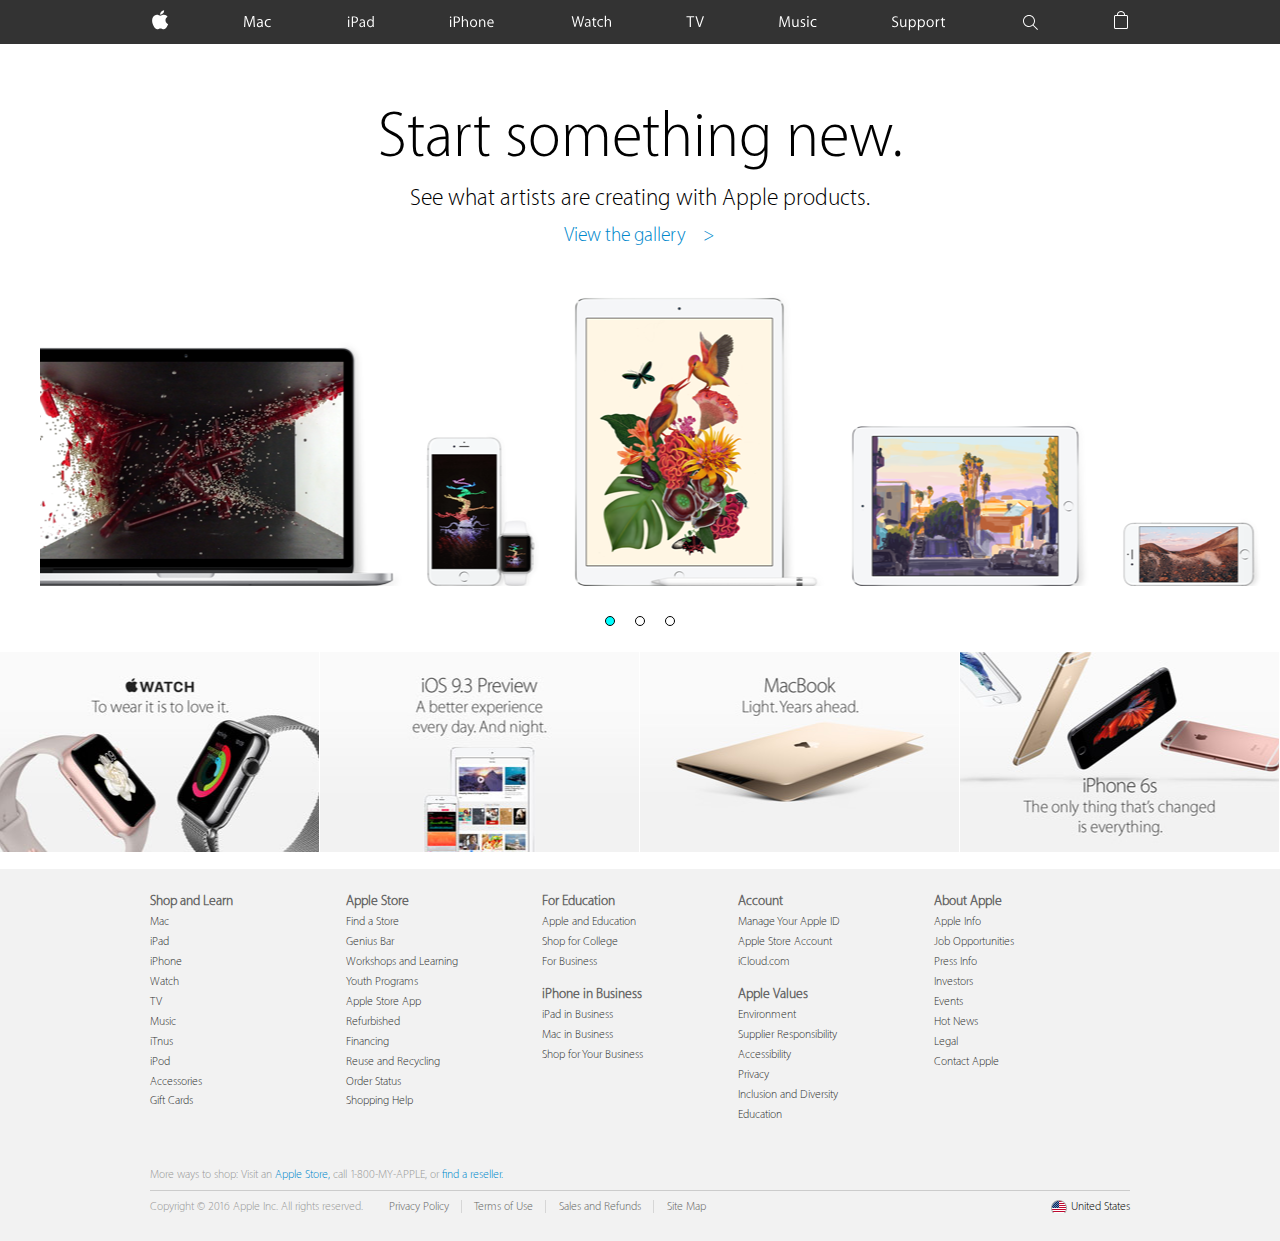
<file: index.html>
<!doctype html>
<html lang="en">
<head>
	<meta charset="UTF-8">
       <meta name="viewport" content="width=device-width, initial-scale=1">
	<title>Document</title>
	<script src="./js/index.js"></script>
	<link rel="stylesheet" href="./css/apple.css">
</head>
<body>

	<input type="checkbox" value=" "  name="name" id="aa">	
	<input type="checkbox" value=" "  name="name" id="sousuo">
	<input type="checkbox" value=" "  name="name" id="close">
	<nav class="nav">
		<ul class="smallul">
			<li class="a1">
				<label for="aa" id="label">
					<span></span>
					<span></span>
				</label>
				
			</li>
			<li class="a">
				<a href=""></a>
			</li>
			<li class="j">
				<a href=""></a>
			</li>
		</ul>
		<ul id="xiala">
			<li class="xiala1  b"><a href="">
				<span>Mac</span>
			</a></li>
			<li class="c"><a href="">
				<span>iPad</span>
			</a></li>
			<li class="d"><a href="">
				<span>iPhone</span>
			</a></li>
			<li class="e"><a href="">
				<span>Watch</span>
			</a></li>
			<li class="f"><a href="">
				<span>TV</span>
			</a></li>
			<li class="g"><a href="">
				<span>Music</span>
			</a></li>
			<li class="h"><a href="">
				<span>Support</span>
			</a></li>
			<li class="i" id="last"><a href="">
				<span class="sea">Search apple.com</span></a>
			</li>
		</ul>
		<ul class="bigul clearfix">
			<li class="a">
				<a href="">
				<span>Apple</span>	
				</a>
			</li>
			<li class="b menu"><a class="machtml" href="mac.html"></a>
				<a  href="">
					<span>Mac</span>
				</a>
			</li>
			<li class="c menu"><a class="ipadhtml" href="ipad.html"></a>
				<a  href="">
					<span>Ipad</span>
				</a>
			</li>
			<li class="d menu">
				<a  href="">
					<span>Iphone</span>
				</a>
			</li>
			<li  class="e menu">
				<a href="">
					<span>Watch</span>
				</a>
			</li>
			<li  class="f menu">
				<a href="">
					<span>TV</span>
				</a>
			</li>
			<li  class="g menu">
				<a href="">
					<span>Music</span>
				</a>
			</li>
			<li  class="h menu">
				<a href="">
					<span>Support</span>
				</a>
			</li>
				<label for="sousuo">
			<li  class="i menu">
					<a href="">
						<span>sousuo</span>
					</a>
			</li>
				</label>
			<li  class="j menu">
				<a href="">
					<span>money</span>
				</a>
			</li>
		</ul>
		<aside class="sear-show">
			<div class="searcon">
				<form action="" class="sear-form">
					<div class="sear-wrap">
					    <input class="searw-input" type="text"placeholder="Search apple.com"autocorrect="off"autocapitalize="off"autocomplete="off"spellcheck="false">
					    <button class="ii"></button>
					</div>
				</form>
				<aside class="sear-conxia">
					<section class="eg">
						<h3>Quick Links</h3>
						<ul class="eglist">
							<li class="egitem">
								<a href="">Find a Store</a>
							</li>
							<li class="egitem">
								<a href="">Accessories</a></li>
							<li class="egitem">
								<a href="">iPod</a></li>
							<li class="egitem">
								<a href="">iOS</a></li>
							<li class="egitem">
								<a href="">Gift Cards</a></li>
						</ul>
					</section>
				</aside>
			</div>
				<button class="sear-close">
			<label for="close">
					<div class="sear-closei">
						<span></span>
						<span></span>
				      </div>
			</label>
				</button>
		</aside>
		<aside class="bag-show"></aside>
	</nav>
	<article class="artical">
		<section class="sec">
			<div class="con">
				<a href="" class="cona"></a>
				<div class="copy1">
					<div class="cpinner1">
						<h1 class="cpinner-h1">Start something new.</h1>
						<h2 class="cpinner-h2">See what artists are creating with Apple products.</h2>
						<ul class="learn">
							<li>
								<a href="">
									<span>View the gallery</span>
							      </a>
							</li>
							<li>
								<a href="">
								      <span>&gt;</span>
								</a>
							</li>
						</ul>
					</div>
				</div>
				<div class="wrap">
					<figure class=" figurea">
						<div ></div>
					</figure>
				</div>
			</div>
		</section>
		<section class="sec">
			<div class="con">
				<a href="" class="cona"></a>
				<div class="copy1">
					<div class="cpinner1">
						<h1 class="cpinner-h1">iPad Pro</h1>
						<h2 class="cpinner-h2">Thin.Light.Epic.</h2>
						<ul class="learn">
							<li>
								<a href="">
									<span>Lean more&gt;</span>
							      </a>
							</li>
							<li>
								<a href="">
								      <span>Watch the film&gt;</span>
								</a>
							</li>
						</ul>
					</div>
				</div>
				<div class="wrap">
					<figure class="figureb">
					</figure>
				</div>
			</div>
		</section>
		<section class="sec">
			<div class="con">
				<a href="" class="cona"></a>
				<div class="copy">
					<div class="cpinner">
						<h1 class="cpinner-ap">APPLE TV</h1>
						<h2>The future of television is here.</h2>
						<ul class="learn">
							<li>
								<a href="">	
								    <span>"Learn more"</span>
							      </a>
						      </li>
							<li>
								<a href="">
									<span>Watch the film</span></a>
								<span class="icon"></span>
							</li>
						</ul>
					</div>
				</div>
				<div class="wrap">
					<figure class="figure">
						<div class="tv"></div>
					</figure>
				</div>
			</div>
		</section>
		<nav class="dot">
			<ul>
				<li class="current"><a href=""></a></li>
				<li><a href=""></a></li>
				<li><a href=""></a></li>
			</ul>
		</nav>
	</article>
	<aside class="promo clearfix">
		<ul>
			<li>
				<a href="" class="aa">watch</a>
			</li>
			<li>
				<a href="" class="bb">ios</a>
			</li>
			<li>
				<a href="" class="cc">macbook</a>
			</li>
			<li>
				<a href="" class="dd">iphone</a>
			</li>
		</ul>
	</aside>
	<footer class="footer">
		<div class="footercon">
			<nav class="clearfix">
				<div class="column">
					<input type="checkbox" name="jia" value="" id="foot">
					<div class="fdiv">
						<label for="foot">
							<h3>Shop and Learn</h3>
						</label>
						<ul id="foots">
							<li><a href="">Mac</a></li>
							<li><a href="">iPad</a></li>
							<li><a href="">iPhone</a></li>
							<li><a href="">Watch</a></li>
							<li><a href="">TV</a></li>
							<li><a href="">Music</a></li>
							<li><a href="">iTnus</a></li>
							<li><a href="">iPod</a></li>
							<li><a href="">Accessories</a></li>
							<li><a href="">Gift Cards</a></li>
						</ul>
					</div>
				</div>
				<div class="column">
					<input type="checkbox" name="jia" value="" id="foot1">
					<div class="fdiv1">
						<label for="foot1">
							<h3>Apple Store</h3>
						</label>
						<ul id="foots1">
							<li><a href="">Find a Store</a></li>
							<li><a href="">Genius Bar</a></li>
							<li><a href="">Workshops and Learning</a></li>
							<li><a href="">Youth Programs</a></li>
							<li><a href="">Apple Store App</a></li>
							<li><a href="">Refurbished</a></li>
							<li><a href="">Financing</a></li>
							<li><a href="">Reuse and Recycling</a></li>
							<li><a href="">Order Status</a></li>
							<li><a href="">Shopping Help</a></li>
						</ul>
					</div>
				</div>
				<div class="column">
					<input type="checkbox" name="jia" value="" id="foot2">
					<div class="fdiv2">
						<label for="foot2">
							<h3>For Education</h3>
						</label>
						<ul id="foots2">
							<li><a href="">Apple and Education</a></li>
							<li><a href="">Shop for College</a></li>
							<li><a href="">For Business</a></li>
						</ul>
					</div>
					<input type="checkbox" name="jia" value="" id="foot22">
					<div class="fttwo">
						<label for="foot22">
							<h3>iPhone in Business</h3>
						</label>
						<ul id="footso">
							<li><a href="">iPad in Business</a></li>
							<li><a href="">Mac in Business</a></li>
							<li><a href="">Shop for Your Business</a></li>
						</ul>
					</div>
				</div>
				<div class="column">
					<input type="checkbox" name="jia" value="" id="foot3">
					<div class="fdiv3">
						<label for="foot3">
							<h3>Account</h3>
						</label>
						<ul id="foots3">
							<li><a href="">Manage Your Apple ID</a></li>
							<li><a href="">Apple Store Account</a></li>
							<li><a href="">iCloud.com</a></li>
						</ul>
					</div>
					<input type="checkbox" name="jia" value="" id="foot32">
					<div class="fttwo">
						<label for="foot32">
							<h3>Apple Values</h3>
						</label>
						<ul id="footsoo">
							<li><a href="">Environment</a></li>
							<li><a href="">Supplier Responsibility</a></li>
							<li><a href="">Accessibility</a></li>
							<li><a href="">Privacy</a></li>
							<li><a href="">Inclusion and Diversity</a></li>
							<li><a href="">Education</a></li>
						</ul>
					</div>
				</div>
				<div class="column">
					<input type="checkbox" name="jia" value="" id="foot4">
					<div class="fdiv4">
						<label for="foot4">
							<h3>About Apple</h3>
						</label>
						<ul id="foots4">
							<li><a href="">Apple Info</a></li>
							<li><a href="">Job Opportunities</a></li>
							<li><a href="">Press Info</a></li>
							<li><a href="">Investors</a></li>
							<li><a href="">Events</a></li>
							<li><a href="">Hot News</a></li>
							<li><a href="">Legal</a></li>
							<li><a href="">Contact Apple</a></li>
						</ul>
					</div>
				</div>
			</nav>
			<section>
				<div class="sect">
					More ways to shop: Visit an
					<a href="">Apple Store,</a>
					<span>
						call 1-800-MY-APPLE, or
						<a href="">find a reseller.</a>
					</span>
				</div>
				<div class="secm">
					<a href="">
						<span>United States</span>
					</a>
				</div>
				<div class="secb">
					<div class="secb1">Copyright © 2016 Apple Inc. All rights reserved.</div>
					<div class="secb2">
						<a href="">Privacy Policy</a>
						<a href="">Terms of Use</a>
						<a href="">Sales and Refunds</a>
						<a id="last" href="">Site Map</a>
					</div>
				</div>
			</section>
		</div>
	</footer>
</body>
</html>
</file>
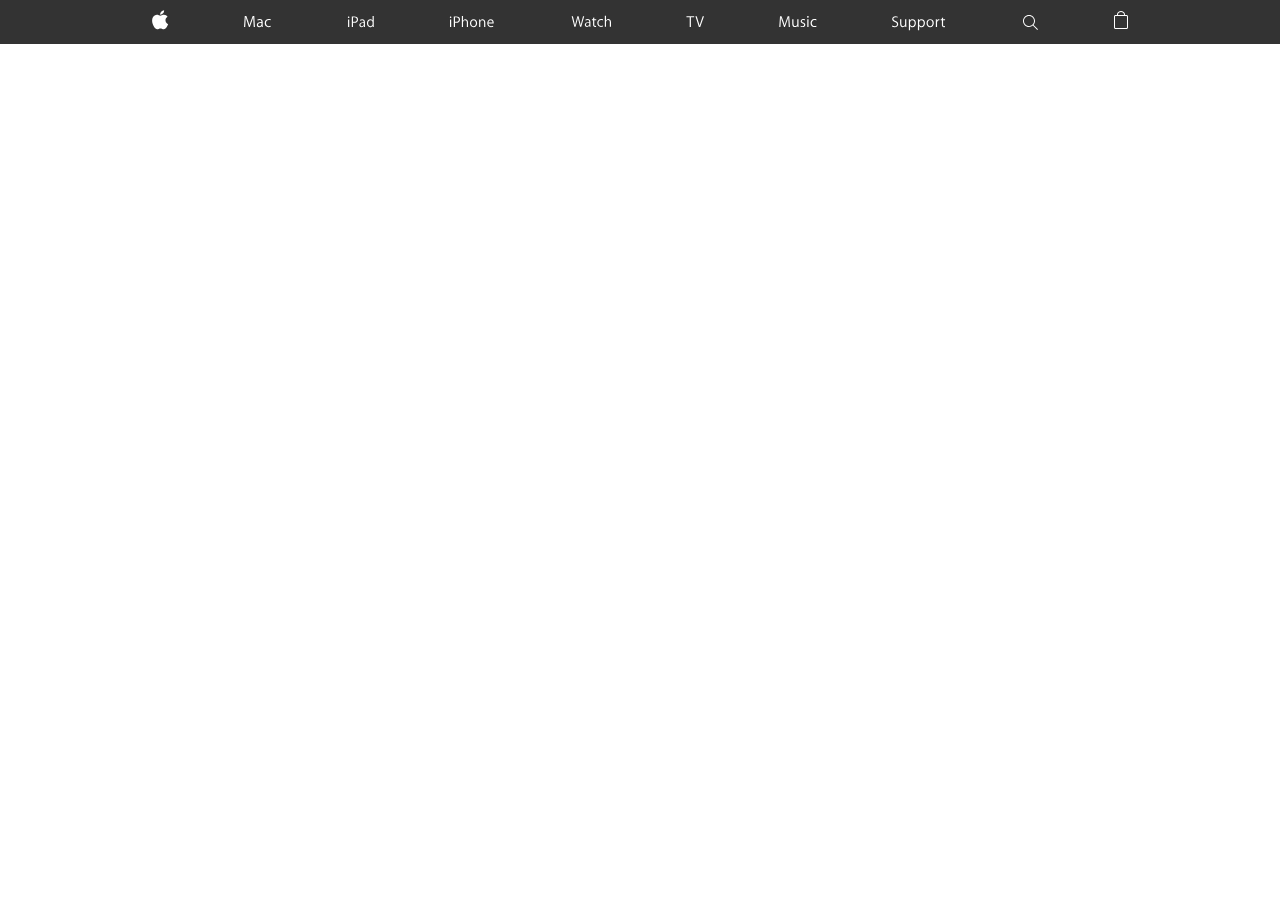
<file: header.html>
<!doctype html>
<html lang="en">
<head>
	<meta charset="UTF-8">
       <meta name="viewport" content="width=device-width, initial-scale=1">
	<title>Document</title>
	<script src="./js/index.js"></script>
	<link rel="stylesheet" href="./css/apple.css">
</head>
<body>

	<input type="checkbox" value=" "  name="name" id="aa">	
	<input type="checkbox" value=" "  name="name" id="sousuo">
	<input type="checkbox" value=" "  name="name" id="close">
	<nav class="nav">
		<ul class="smallul">
			<li class="a1">
				<label for="aa" id="label">
					<span></span>
					<span></span>
				</label>
				
			</li>
			<li class="a">
				<a href=""></a>
			</li>
			<li class="j">
				<a href=""></a>
			</li>
		</ul>
		<ul id="xiala">
			<li class="xiala1  b"><a href="">
				<span>Mac</span>
			</a></li>
			<li class="c"><a href="">
				<span>iPad</span>
			</a></li>
			<li class="d"><a href="">
				<span>iPhone</span>
			</a></li>
			<li class="e"><a href="">
				<span>Watch</span>
			</a></li>
			<li class="f"><a href="">
				<span>TV</span>
			</a></li>
			<li class="g"><a href="">
				<span>Music</span>
			</a></li>
			<li class="h"><a href="">
				<span>Support</span>
			</a></li>
			<li class="i" id="last"><a href="">
				<span class="sea">Search apple.com</span></a>
			</li>
		</ul>
		<ul class="bigul clearfix">
			<li class="a">
				<a href="">
				<span>Apple</span>	
				</a>
			</li>
			<li class="b menu">
				<a  href="">
					<span>Mac</span>
				</a>
			</li>
			<li class="c menu">
				<a  href="">
					<span>Ipad</span>
				</a>
			</li>
			<li class="d menu">
				<a  href="">
					<span>Iphone</span>
				</a>
			</li>
			<li  class="e menu">
				<a href="">
					<span>Watch</span>
				</a>
			</li>
			<li  class="f menu">
				<a href="">
					<span>TV</span>
				</a>
			</li>
			<li  class="g menu">
				<a href="">
					<span>Music</span>
				</a>
			</li>
			<li  class="h menu">
				<a href="">
					<span>Support</span>
				</a>
			</li>
				<label for="sousuo">
			<li  class="i menu">
					<a href="">
						<span>sousuo</span>
					</a>
			</li>
				</label>
			<li  class="j menu">
				<a href="">
					<span>money</span>
				</a>
			</li>
		</ul>
		<aside class="sear-show">
			<div class="searcon">
				<form action="" class="sear-form">
					<div class="sear-wrap">
					    <input class="searw-input" type="text"placeholder="Search apple.com"autocorrect="off"autocapitalize="off"autocomplete="off"spellcheck="false">
					    <button class="ii"></button>
					</div>
				</form>
				<aside class="sear-conxia">
					<section class="eg">
						<h3>Quick Links</h3>
						<ul class="eglist">
							<li class="egitem">
								<a href="">Find a Store</a>
							</li>
							<li class="egitem">
								<a href="">Accessories</a></li>
							<li class="egitem">
								<a href="">iPod</a></li>
							<li class="egitem">
								<a href="">iOS</a></li>
							<li class="egitem">
								<a href="">Gift Cards</a></li>
						</ul>
					</section>
				</aside>
			</div>
				<button class="sear-close">
			<label for="close">
					<div class="sear-closei">
						<span></span>
						<span></span>
				      </div>
			</label>
				</button>
		</aside>
		<aside class="bag-show"></aside>
	</nav>
</file>
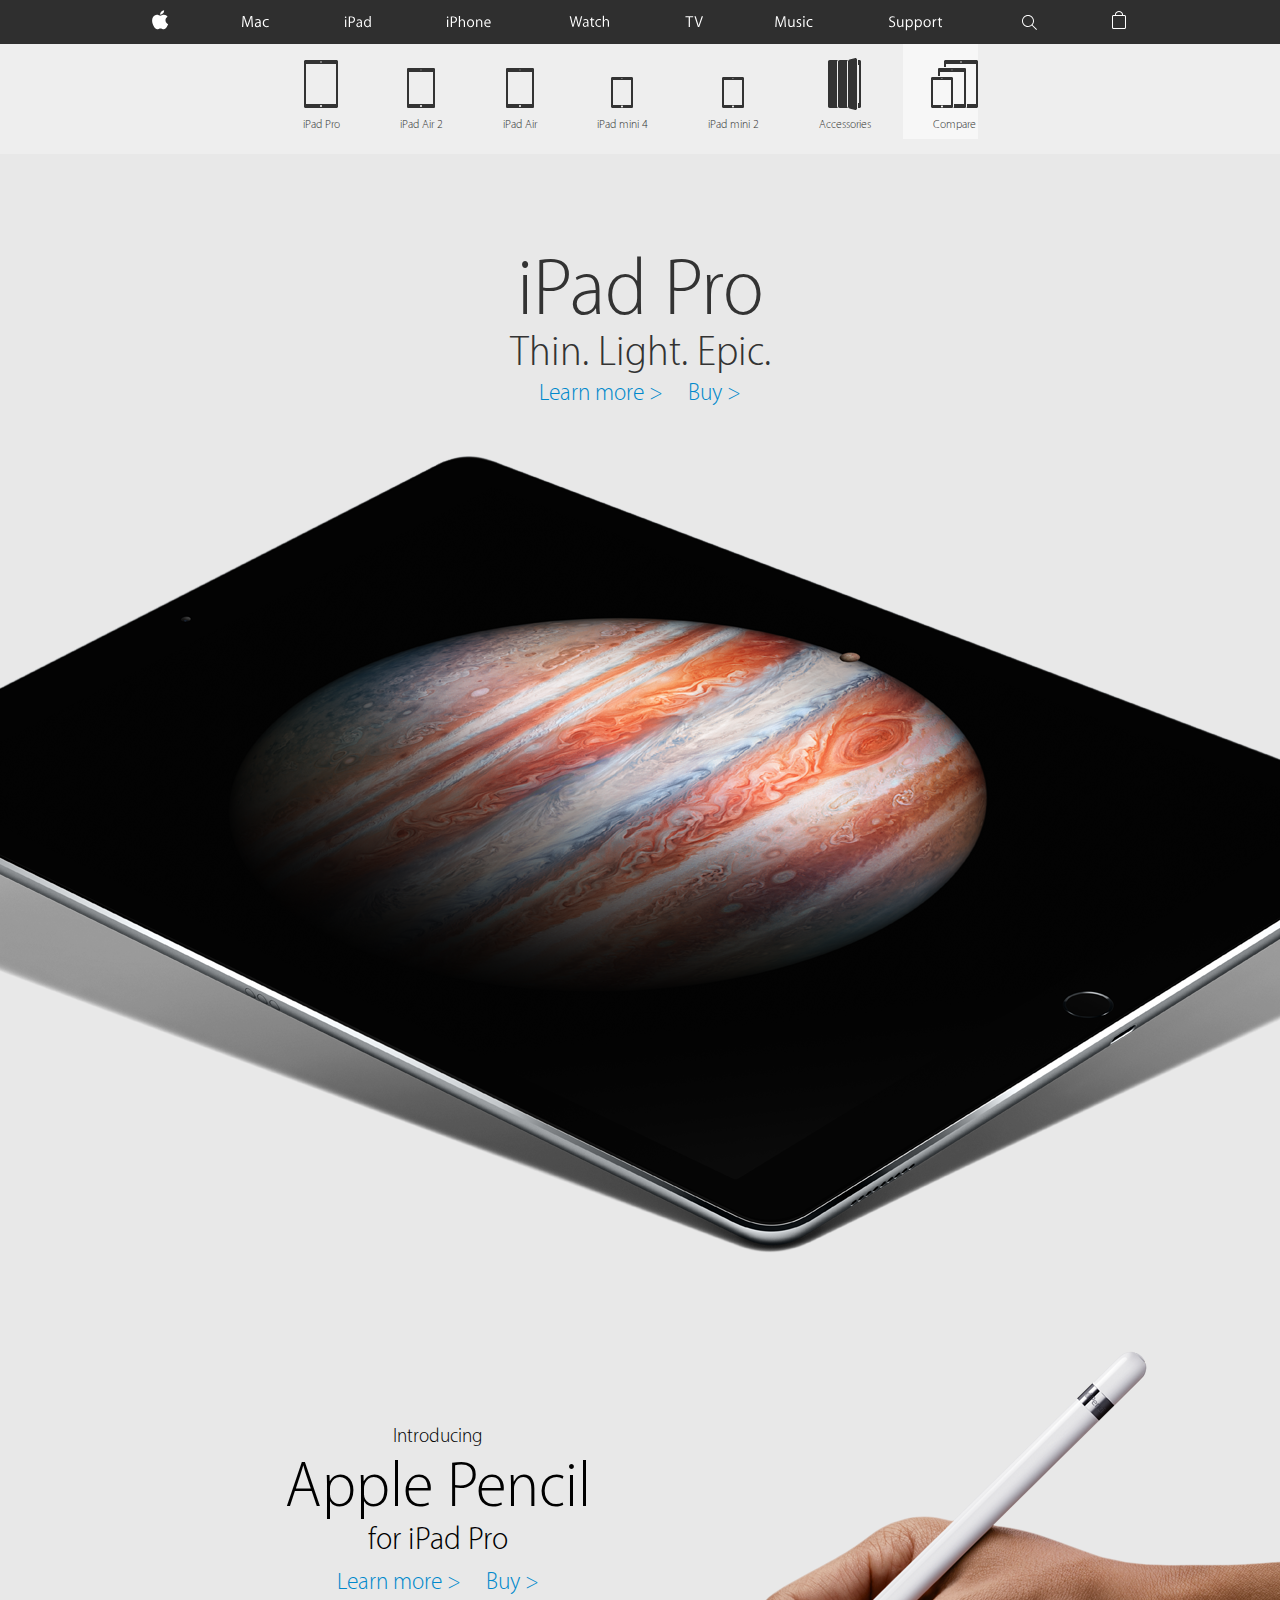
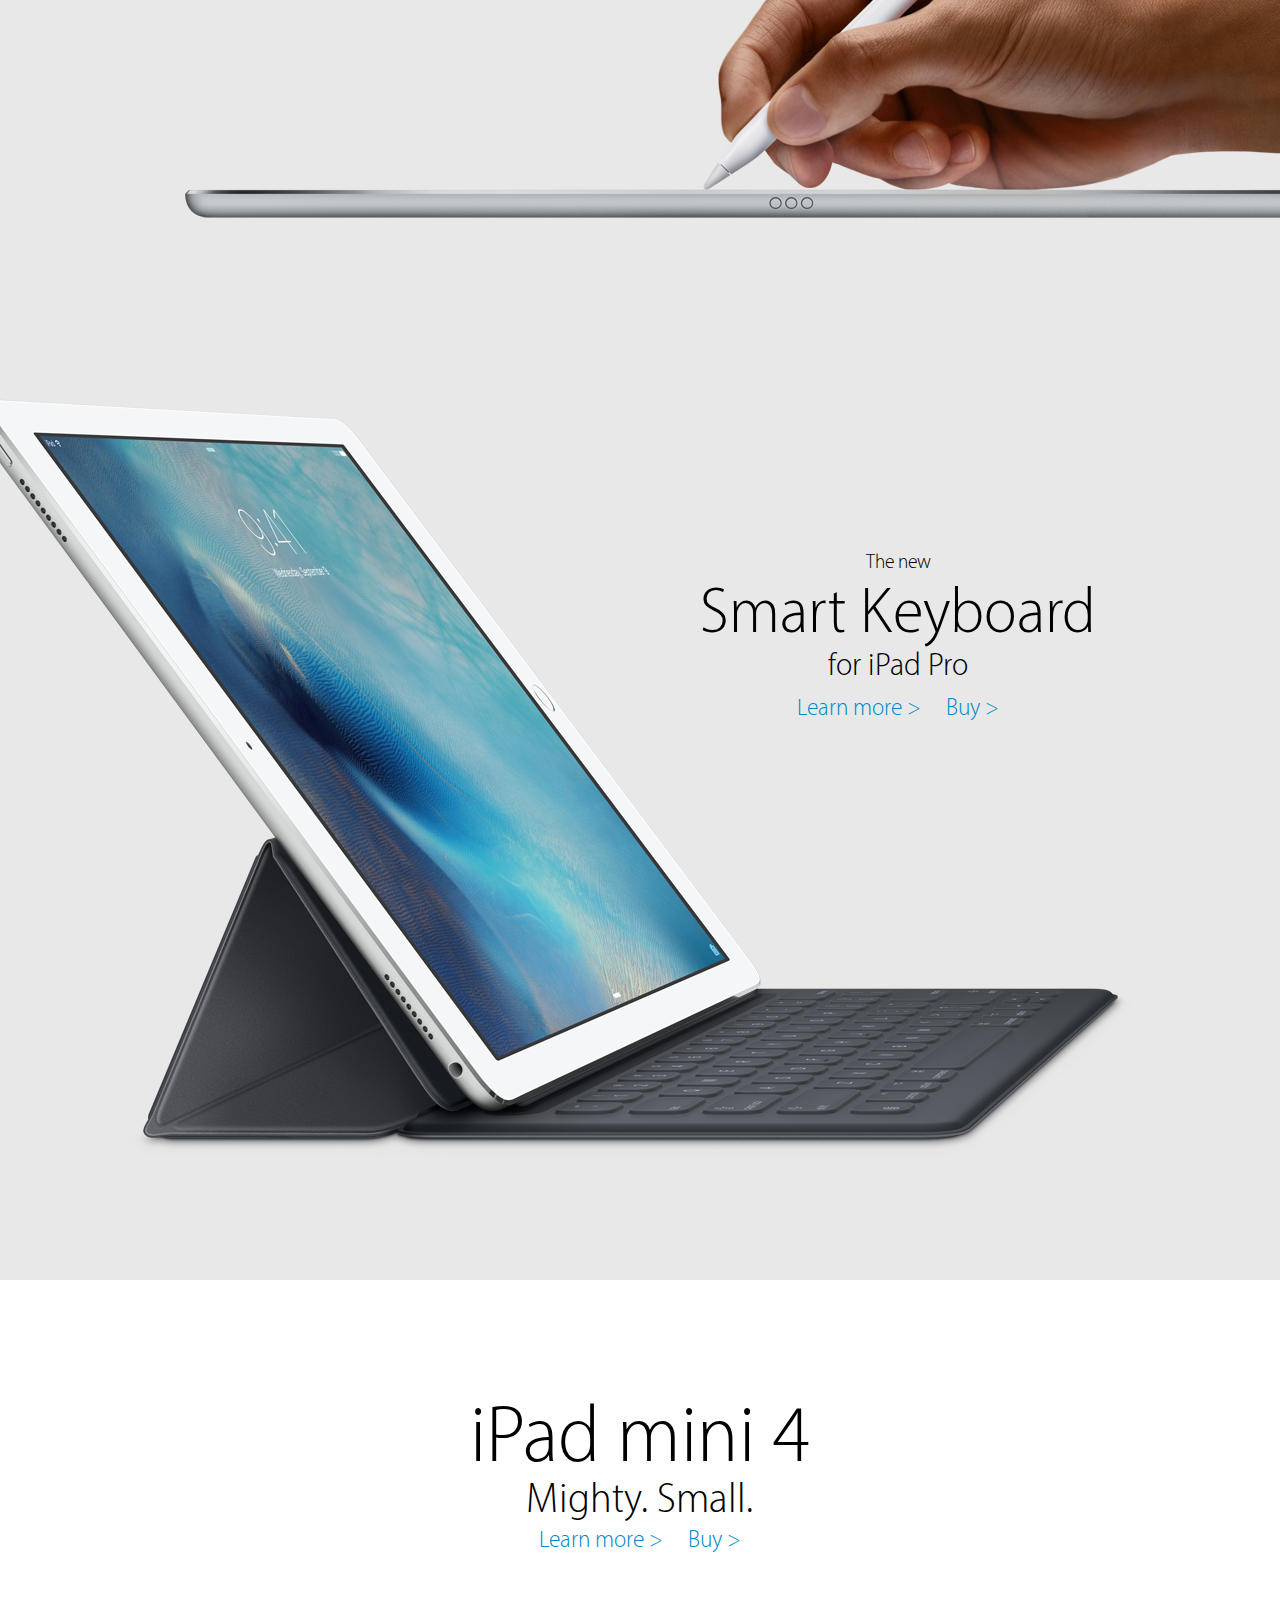
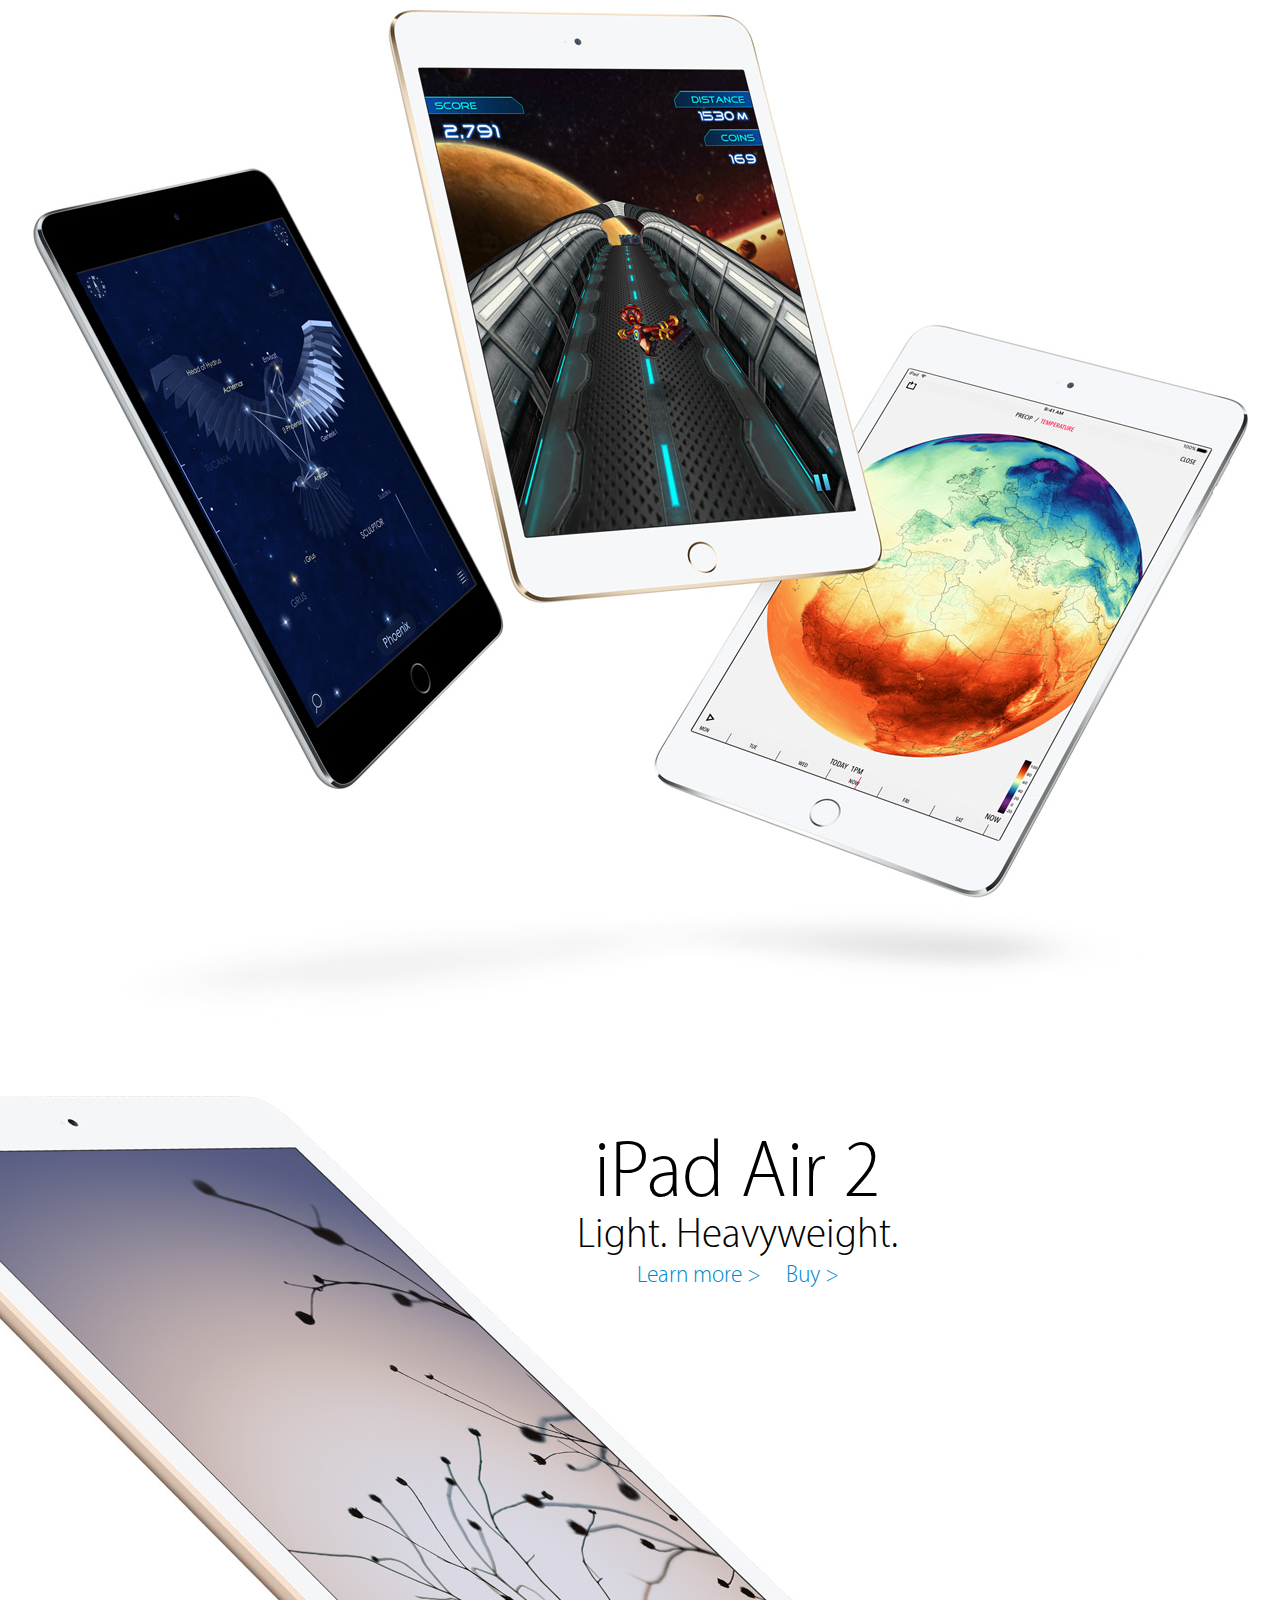
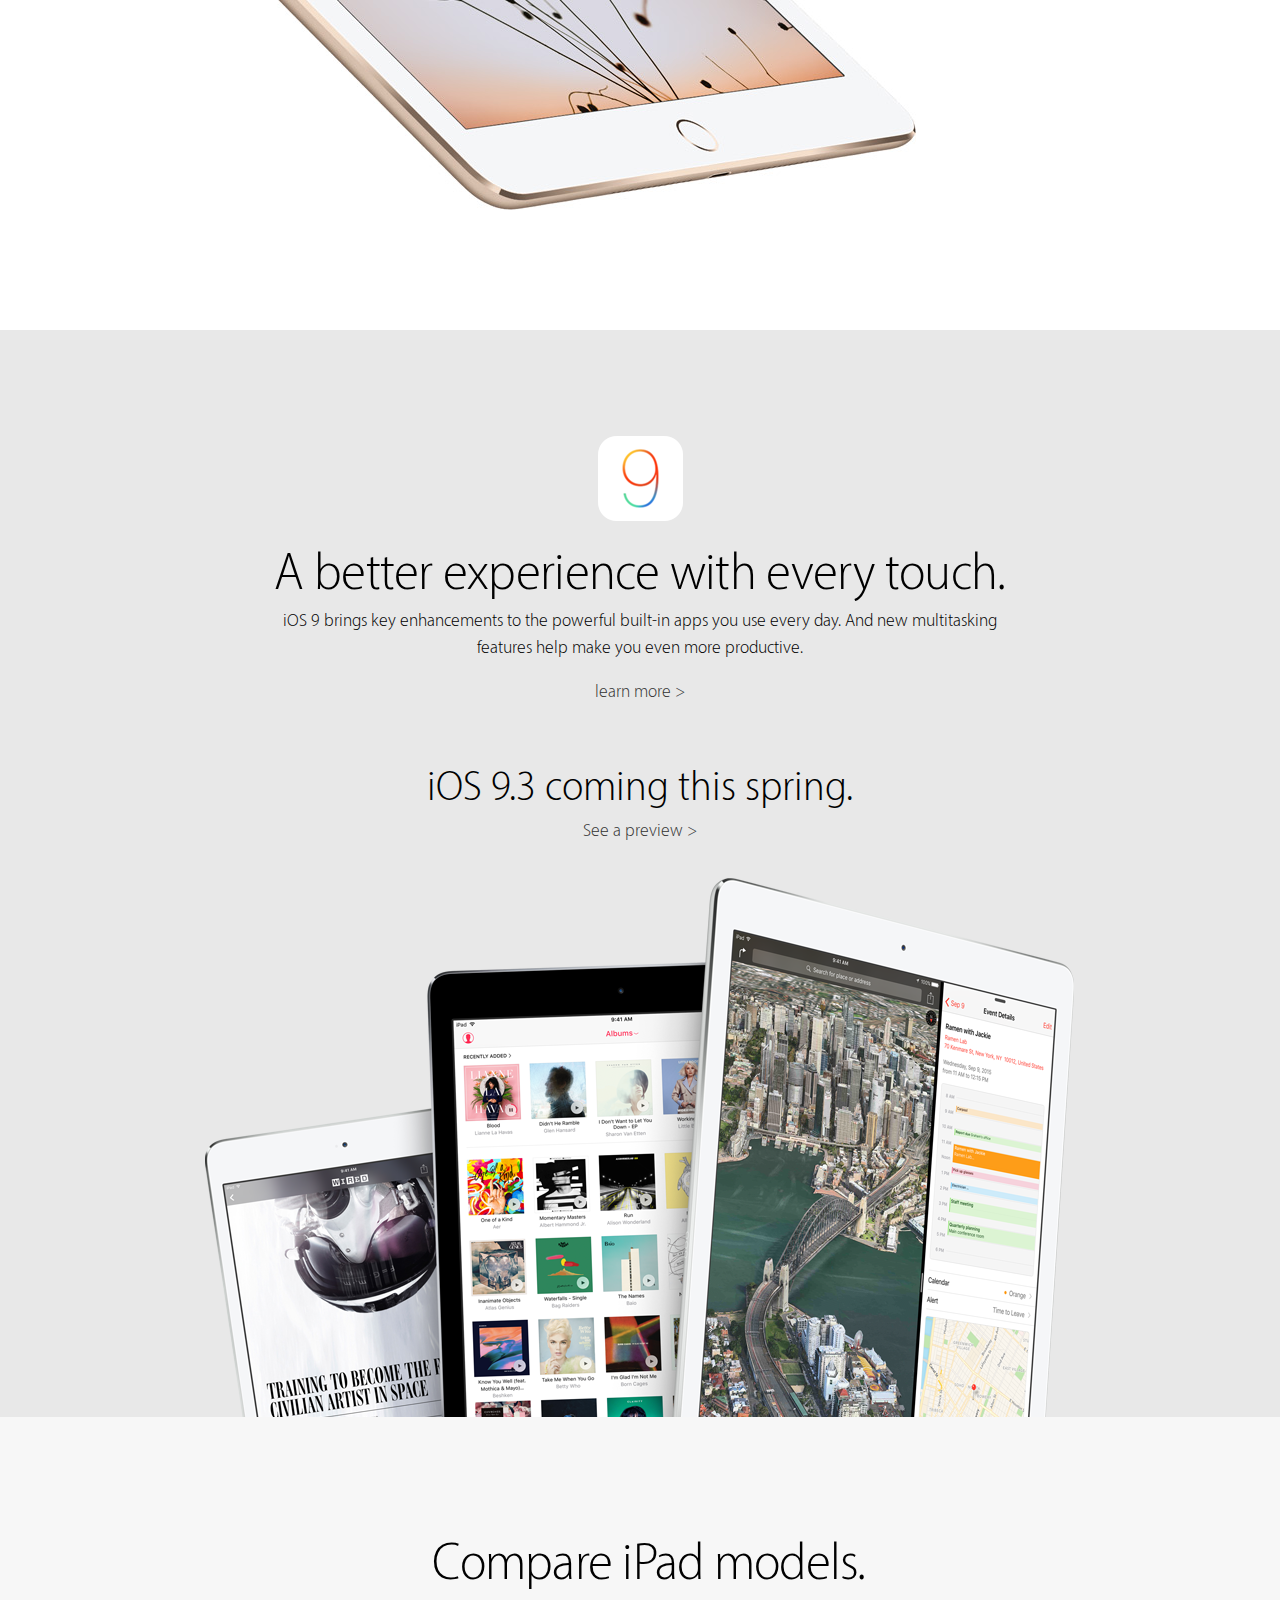
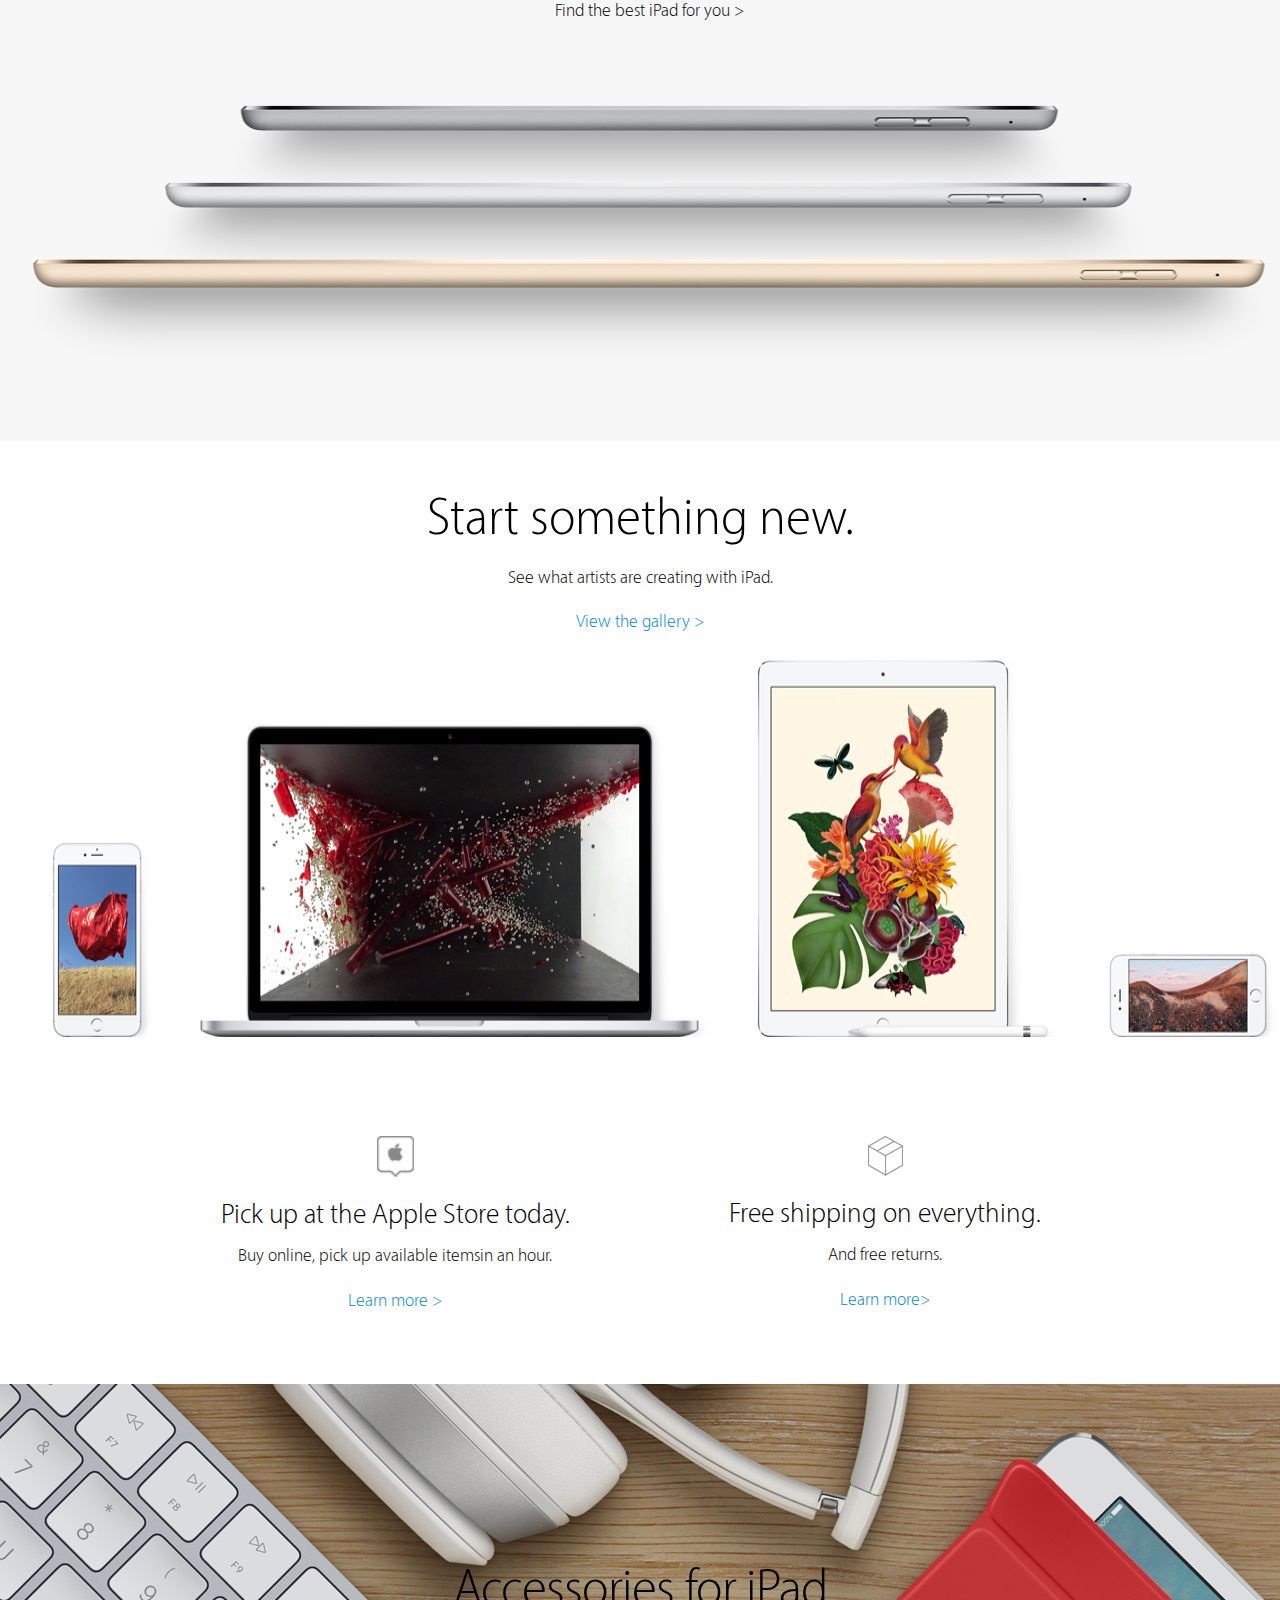
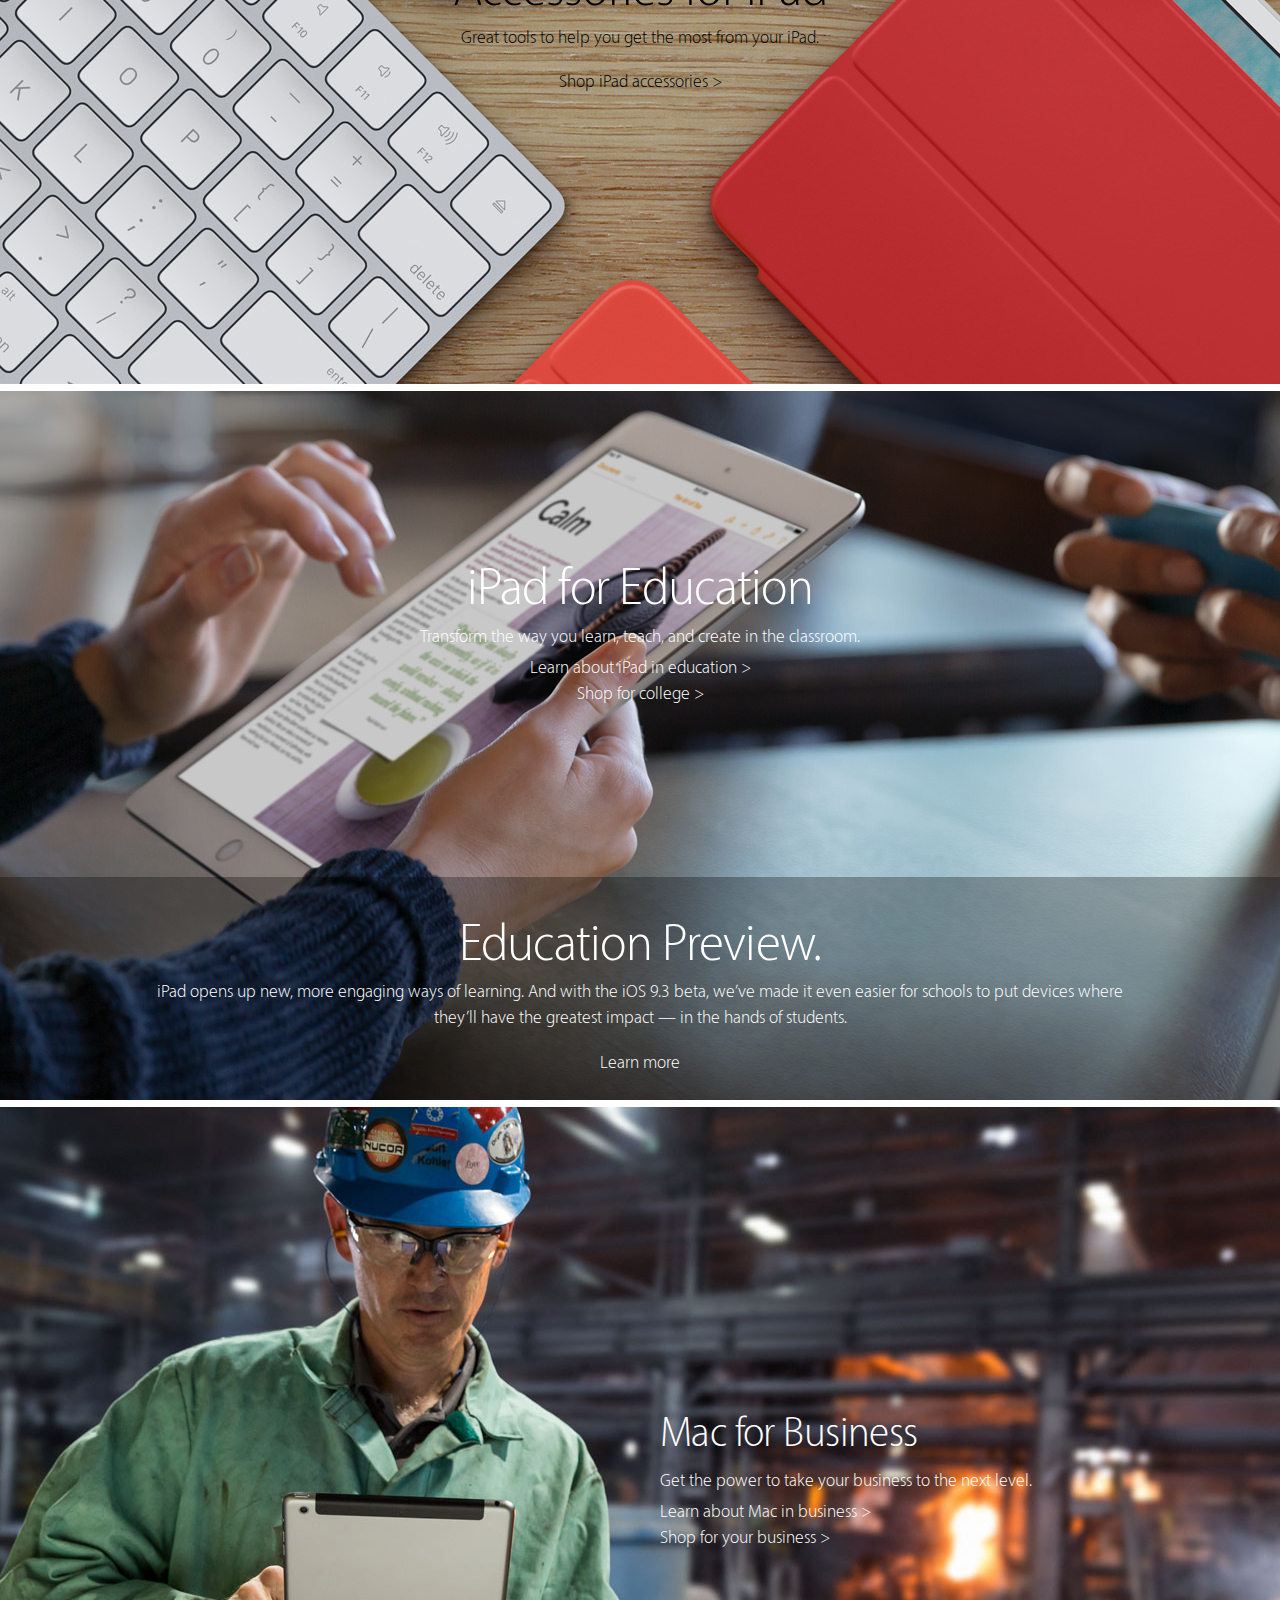
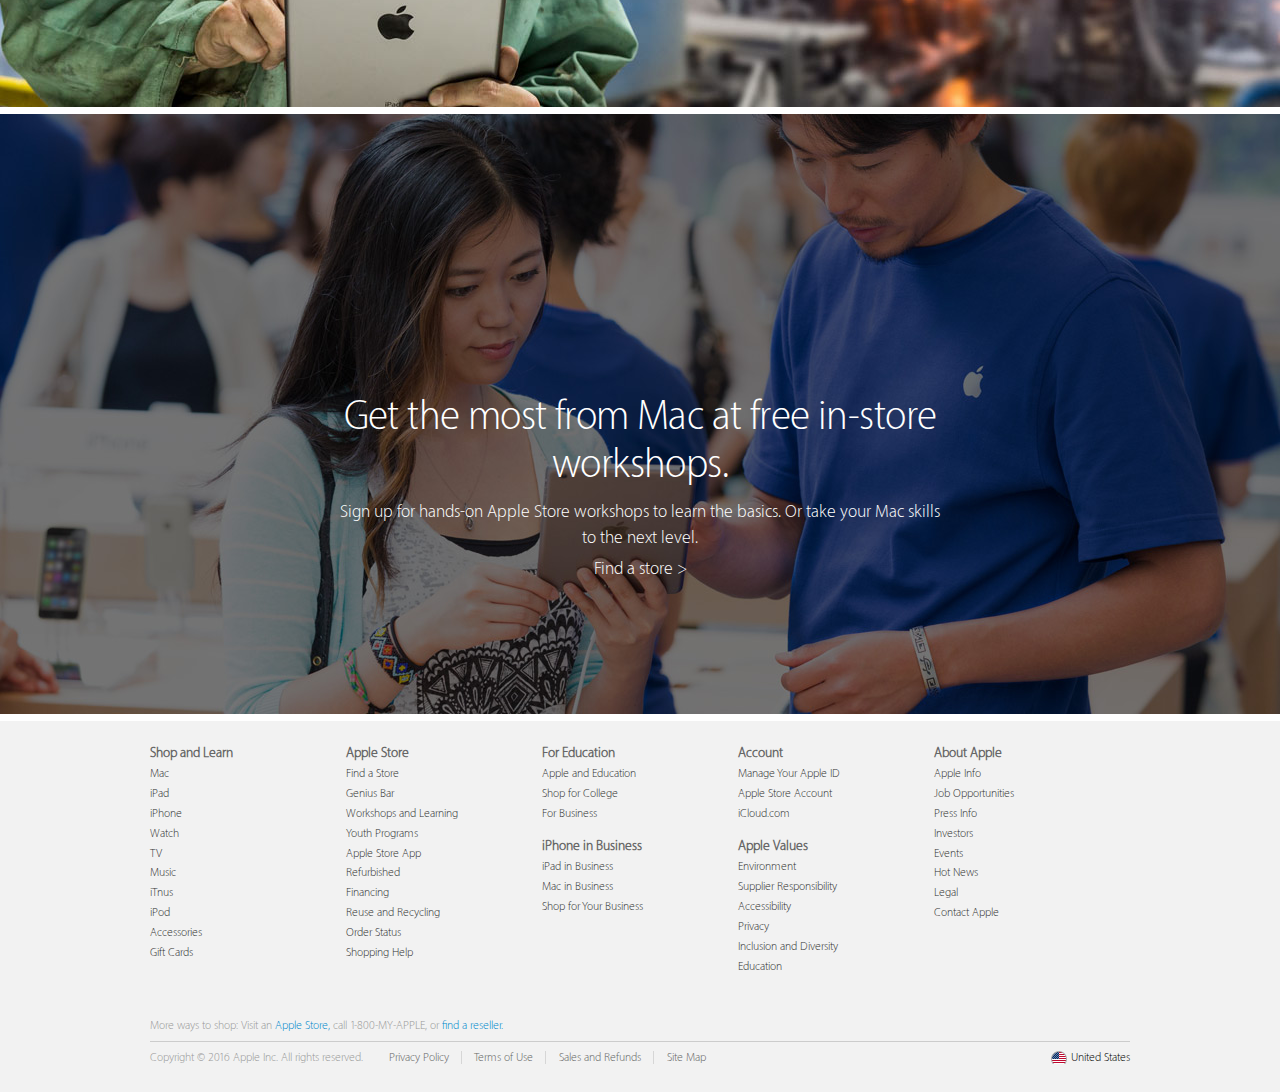
<file: ipad.html>
<!doctype html>
<html lang="en">
<head>
	<meta charset="UTF-8">
       <meta name="viewport" content="width=device-width, initial-scale=1">
	<title>Document</title>
	<script src="./js/index.js"></script>
	<link rel="stylesheet" href="./css/apple.css">
	<link rel="stylesheet" href="./css/mac.css">
	<link rel="stylesheet" href="./css/ipad.css">
</head>
<body>

	<input type="checkbox" value=" "  name="name" id="aa">	
	<input type="checkbox" value=" "  name="name" id="sousuo">
	<input type="checkbox" value=" "  name="name" id="close">
	<nav class="nav">
		<ul class="smallul">
			<li class="a1">
				<label for="aa" id="label">
					<span></span>
					<span></span>
				</label>
				
			</li>
			<li class="a">
				<a href=""></a>
			</li>
			<li class="j">
				<a href=""></a>
			</li>
		</ul>
		<ul id="xiala">
			<li class="xiala1  b"><a href="">
				<span>Mac</span>
			</a></li>
			<li class="c"><a href="">
				<span>iPad</span>
			</a></li>
			<li class="d"><a href="">
				<span>iPhone</span>
			</a></li>
			<li class="e"><a href="">
				<span>Watch</span>
			</a></li>
			<li class="f"><a href="">
				<span>TV</span>
			</a></li>
			<li class="g"><a href="">
				<span>Music</span>
			</a></li>
			<li class="h"><a href="">
				<span>Support</span>
			</a></li>
			<li class="i" id="last"><a href="">
				<span class="sea">Search apple.com</span></a>
			</li>
		</ul>
		<ul class="bigul clearfix">
			<li class="a">
				<a href="">
				<span>Apple</span>	
				</a>
			</li>
			<li class="b menu">
				<a  href="">
					<span>Mac</span>
				</a>
			</li>
			<li class="c menu">
				<a  href="">
					<span>Ipad</span>
				</a>
			</li>
			<li class="d menu">
				<a  href="">
					<span>Iphone</span>
				</a>
			</li>
			<li  class="e menu">
				<a href="">
					<span>Watch</span>
				</a>
			</li>
			<li  class="f menu">
				<a href="">
					<span>TV</span>
				</a>
			</li>
			<li  class="g menu">
				<a href="">
					<span>Music</span>
				</a>
			</li>
			<li  class="h menu">
				<a href="">
					<span>Support</span>
				</a>
			</li>
				<label for="sousuo">
			<li  class="i menu">
					<a href="">
						<span>sousuo</span>
					</a>
			</li>
				</label>
			<li  class="j menu">
				<a href="">
					<span>money</span>
				</a>
			</li>
		</ul>
		<aside class="sear-show">
			<div class="searcon">
				<form action="" class="sear-form">
					<div class="sear-wrap">
					    <input class="searw-input" type="text"placeholder="Search apple.com"autocorrect="off"autocapitalize="off"autocomplete="off"spellcheck="false">
					    <button class="ii"></button>
					</div>
				</form>
				<aside class="sear-conxia">
					<section class="eg">
						<h3>Quick Links</h3>
						<ul class="eglist">
							<li class="egitem">
								<a href="">Find a Store</a>
							</li>
							<li class="egitem">
								<a href="">Accessories</a></li>
							<li class="egitem">
								<a href="">iPod</a></li>
							<li class="egitem">
								<a href="">iOS</a></li>
							<li class="egitem">
								<a href="">Gift Cards</a></li>
						</ul>
					</section>
				</aside>
			</div>
				<button class="sear-close">
			<label for="close">
					<div class="sear-closei">
						<span></span>
						<span></span>
				      </div>
			</label>
				</button>
		</aside>
		<aside class="bag-show"></aside>
	</nav>







<!-- content -->
<nav class="family">
	<div class="family-wrap clearfix">
		<ul class="family-items">
			<li class="family-item ip">
				<a href="" class="family-itmk">
					<figure class="family-icon"></figure>
					<span class="family-label">iPad Pro</span>
				</a>
			</li>
			<li class="family-item mbair">
				<a href="" class="family-itmk">
					<figure class="family-icon"></figure>
					<span class="family-label">iPad Air 2</span>
				</a>
			</li>
			<li class="family-item mbpro">
				<a href="" class="family-itmk">
					<figure class="family-icon"></figure>
					<span class="family-label">iPad Air</span>
				</a>
			</li>
			<li class="family-item imac">
				<a href="" class="family-itmk">
					<figure class="family-icon"></figure>
					<span class="family-label">iPad mini 4</span>
				</a>
			</li>
			<li class="family-item mac">
				<a href="" class="family-itmk">
					<figure class="family-icon"></figure>
					<span class="family-label">iPad mini 2</span>
				</a>
			</li>
			<li class="family-item macmin">
				<a href="" class="family-itmk">
					<figure class="family-icon"></figure>
					<span class="family-label">Accessories</span>
				</a>
			</li>
			<li class="family-item com">
				<a href="" class="family-itmk">
					<figure class="family-icon"></figure>
					<span class="family-label">Compare</span>
				</a>
			</li>
		</ul>
	</div>
</nav>








<!-- main -->
<div class="main">
	<section class="fh bgc">
		<div class="fsc row">
			<div class="fpc column large-6 medium-7 small-12 large-center">
				<h2 class="fhh">iPad Pro</h2>
				<h3 class="fhsh">Thin. Light. Epic.</h3>
				<span class="fmore fhmore">
					<a href="" class="more">Learn more ></a>
				</span>
				<span class="fmore fhmore">
					<a href="" class="more">Buy ></a>
				</span>
			</div>
		</div>
		<figure class="fh_img"></figure>
	</section>
	<section class="fp fhi bgc">
		<div class="fsc row">
			<div class="column fpct  large-11 large-push-1 small-12 small-push">
				<div class="fpc">
					<h3 class="fhsh">
						<span class="fhhi">Introducing</span>
						<span class="fhhm">Apple Pencil</span>
						<span class="fhho">for iPad Pro</span>
					</h3>
					<span class="fmore">
						<a href="" class="more">Learn more ></a>
						<a href="" class="more">Buy ></a>
					</span>
				</div>
				<div class="apw">
					<figure class="img_pen"></figure>
				</div>
			</div>
		</div>
	</section>
	<section class="fp ssk bgc">
		<div class="fsc row">
			<div class="column large-12">
				<div class="akw">
					<figure class="img_skb"></figure>
				</div>
				<div class="fpc">
					<h3 class="fhsh">
						<span class="fhhi">The new</span>
						<span class="fhhm">Smart Keyboard</span>
						<span class="fhho">for iPad Pro</span>
					</h3>
					<span class="fmore">
						<a href="" class="more">Learn more ></a>
						<a href="" class="more">Buy ></a>
					</span>
				</div>
			</div>	
		</div>
	</section>
	<section class="fp mini4">
		<div class="fsc row">
			<div class="fpc column large-5 large-center small-12">
				<h2 class="fhh">iPad mini 4</h2>
				<h3 class="fhsh">Mighty. Small.</h3>
				<span class="fmore fhmore">
					<a href="" class="more">Learn more ></a>
				</span>
				<span class="fmore fhmore">
					<a href="" class="more">Buy ></a>
				</span>
			</div>
		</div>
		<figure class="img_mini4"></figure>
	</section>
	<section class="fp air">
		<div class="fsc row">
			<div class="column large-12">
				<div class="akw">
					<figure class="img_air"></figure>
				</div>
				<div class="fpc">
					<h2 class="fhh">iPad Air 2</h2>
					<h3 class="fhsh">Light. Heavyweight.</h3>
					<span class="fmore">
						<a href="" class="more">Learn more ></a>
						<a href="" class="more">Buy ></a>
					</span>
				</div>
			</div>	
		</div>
	</section>
	<section class="fp ios bgc">
		<div class="fsc">
			<div class="fpc column large-10 medium-12 large-center">
				<figure class="ios_icon"></figure>
				<h2 class="fsh">A better experience with every touch.</h2>
				<p>iOS 9 brings key enhancements to the powerful built-in apps you use every day. And new multitasking features help make you even more productive.</p>
				<p>
					<a href="" class="more">learn more ></a>
				</p>
			</div>
			<div class="fpc ios93preview column large-10 medium-12 large-center">
				<h3>iOS 9.3 coming this spring.</h3>
				<p>
					<a href="" class="more">See a preview ></a>
				</p>
			</div>
		</div>
		<figure class="ios_img"></figure>
	</section>
	<section class="fp com">
		<div class="fsc">
			<div class="fpc">
				<h3 class="fsh">Compare iPad models.</h3 class="">
				<p>
					<a href="" class="more">Find the best iPad for you ></a>
				</p>
			</div>
		</div>
		<figure class="img_com"></figure>
	</section>
	<section class="pcom">
		<div class="pcon row">
			<div class=" pcont"><div class="fn pp medium-6 medium-51 small-12 ">
					<h2 class="pheadl2">Start something new.</h2>
					<p>See what artists are creating with iPad.</p>
					<p>
						<a href="" class="more">View the gallery ></a>
					</p>
				</div>
				<figure class="img-pcom1"></figure>
			</div>
	</section>
	<section class="shop">
		<div class="pcon row">
			<div class="pp shop-con column large-6 small-12">
				<span class="pp shop-head">
					<figure class="shop-icon"></figure>
					<h2 class="shoph">Pick up at the Apple Store today.</h2>
				</span>
				<p class="shop-copy">Buy online, pick up available itemsin an hour.</p>
				<a href="" class="shop-more">Learn more ></a>
			</div>
			<div class="pp shop-con column large-6 small-12">
				<span class="pp shop-head">
					<figure class="shop-icon1"></figure>
					<h2 class="shoph">Free shipping on everything.</h2>
				</span>
				<p class="shop-copy">And free returns.</p>
				<a href="" class="shop-more">Learn more&gt;</a>
			</div>
		</div>
	</section>
	<section class="bill bill-center">
		<figure class="ipadbill"></figure>
		<div class="bill-wrap">
			<div class="pcon">
				<div class="billcon">
					<h2 class="fsh">Accessories for iPad</h2>
					<p>Great tools to help you get the most from your iPad.</p>
					<p>
						<a href="" class="more">Shop iPad accessories &gt;</a>
					</p>
				</div>
			</div>
		</div>
	</section>
	<section class="fbb fedu">
		<figure class="edu-img"></figure>
		<div class="fbbw">
			<div class="fsc">
				<div class="fbbc">
					<h2 class="fsh">iPad for Education</h2>
					<p class="pbill-copy">Transform the way you learn, teach, and create in the classroom.</p>
					<span class="pmores pmore1">
						<a href="" class="mores">Learn about iPad in education &gt;</a><br>
						<a href="" class="mores">Shop for college &gt;</a>
					</span>
				</div>
			</div>
			<div class="fbbo">
				<a href="" class="inb">
					<div class="fsc">
						<h2 class="fsh">Education Preview.</h2>
						<p>iPad opens up new, more engaging ways of learning. And with the iOS 9.3 beta, we’ve made it even easier for schools to put devices where they’ll have the greatest impact — in the hands of students. </p>
						<p class="more">Learn more</p>
					</div>
				</a>
			</div>
		</div>
	</section>
	<section class="fbb fbus">
		<figure class="bus-img"></figure>
		<div class="pbill-wrap">
			<div class="pcon">
				<div class="pbill-con large-6 pbill-con1  small-12">
					<h3 class="pbill-head">Mac for Business</h3>
					<p class="pbill-copy">Get the power to take your business to the next level.</p>
					<span class="pmores pmore1">
						<a href="" class="mores">Learn about Mac in business &gt;</a><br>
						<a href="" class="mores">Shop for your business &gt;</a>
					</span>
				</div>
			</div>
		</div>
	</section>
	<section class="pbill pbillc">
		<figure class="get-img"></figure>
		<div class="pbill-wrap">
			<div class="pcon">
				<div class="pbill-con large-6 pbill-con2 small-12">
					<h3 class="pbill-head">Get the most from Mac at free in-store workshops.</h3>
					<p class="pbill-copy">Sign up for hands-on Apple Store workshops to learn the basics. Or take your Mac skills to the next level.</p>
					<span class="pmores pmore1">
						<a href="" class="mores">Find a store  &gt;</a><br>
						<a href="" class="mores"></a>
					</span>
				</div>
			</div>
		</div>
	</section>
</div>














<!-- footer -->
		<footer class="footer">
		<div class="footercon">
			<nav class="clearfix">
				<div class="column">
					<input type="checkbox" name="jia" value="" id="foot">
					<div class="fdiv">
						<label for="foot">
							<h3>Shop and Learn</h3>
						</label>
						<ul id="foots">
							<li><a href="">Mac</a></li>
							<li><a href="">iPad</a></li>
							<li><a href="">iPhone</a></li>
							<li><a href="">Watch</a></li>
							<li><a href="">TV</a></li>
							<li><a href="">Music</a></li>
							<li><a href="">iTnus</a></li>
							<li><a href="">iPod</a></li>
							<li><a href="">Accessories</a></li>
							<li><a href="">Gift Cards</a></li>
						</ul>
					</div>
				</div>
				<div class="column">
					<input type="checkbox" name="jia" value="" id="foot1">
					<div class="fdiv1">
						<label for="foot1">
							<h3>Apple Store</h3>
						</label>
						<ul id="foots1">
							<li><a href="">Find a Store</a></li>
							<li><a href="">Genius Bar</a></li>
							<li><a href="">Workshops and Learning</a></li>
							<li><a href="">Youth Programs</a></li>
							<li><a href="">Apple Store App</a></li>
							<li><a href="">Refurbished</a></li>
							<li><a href="">Financing</a></li>
							<li><a href="">Reuse and Recycling</a></li>
							<li><a href="">Order Status</a></li>
							<li><a href="">Shopping Help</a></li>
						</ul>
					</div>
				</div>
				<div class="column">
					<input type="checkbox" name="jia" value="" id="foot2">
					<div class="fdiv2">
						<label for="foot2">
							<h3>For Education</h3>
						</label>
						<ul id="foots2">
							<li><a href="">Apple and Education</a></li>
							<li><a href="">Shop for College</a></li>
							<li><a href="">For Business</a></li>
						</ul>
					</div>
					<input type="checkbox" name="jia" value="" id="foot22">
					<div class="fttwo">
						<label for="foot22">
							<h3>iPhone in Business</h3>
						</label>
						<ul id="footso">
							<li><a href="">iPad in Business</a></li>
							<li><a href="">Mac in Business</a></li>
							<li><a href="">Shop for Your Business</a></li>
						</ul>
					</div>
				</div>
				<div class="column">
					<input type="checkbox" name="jia" value="" id="foot3">
					<div class="fdiv3">
						<label for="foot3">
							<h3>Account</h3>
						</label>
						<ul id="foots3">
							<li><a href="">Manage Your Apple ID</a></li>
							<li><a href="">Apple Store Account</a></li>
							<li><a href="">iCloud.com</a></li>
						</ul>
					</div>
					<input type="checkbox" name="jia" value="" id="foot32">
					<div class="fttwo">
						<label for="foot32">
							<h3>Apple Values</h3>
						</label>
						<ul id="footsoo">
							<li><a href="">Environment</a></li>
							<li><a href="">Supplier Responsibility</a></li>
							<li><a href="">Accessibility</a></li>
							<li><a href="">Privacy</a></li>
							<li><a href="">Inclusion and Diversity</a></li>
							<li><a href="">Education</a></li>
						</ul>
					</div>
				</div>
				<div class="column">
					<input type="checkbox" name="jia" value="" id="foot4">
					<div class="fdiv4">
						<label for="foot4">
							<h3>About Apple</h3>
						</label>
						<ul id="foots4">
							<li><a href="">Apple Info</a></li>
							<li><a href="">Job Opportunities</a></li>
							<li><a href="">Press Info</a></li>
							<li><a href="">Investors</a></li>
							<li><a href="">Events</a></li>
							<li><a href="">Hot News</a></li>
							<li><a href="">Legal</a></li>
							<li><a href="">Contact Apple</a></li>
						</ul>
					</div>
				</div>
			</nav>
			<section>
				<div class="sect">
					More ways to shop: Visit an
					<a href="">Apple Store,</a>
					<span>
						call 1-800-MY-APPLE, or
						<a href="">find a reseller.</a>
					</span>
				</div>
				<div class="secm">
					<a href="">
						<span>United States</span>
					</a>
				</div>
				<div class="secb">
					<div class="secb1">Copyright © 2016 Apple Inc. All rights reserved.</div>
					<div class="secb2">
						<a href="">Privacy Policy</a>
						<a href="">Terms of Use</a>
						<a href="">Sales and Refunds</a>
						<a id="last" href="">Site Map</a>
					</div>
				</div>
			</section>
		</div>
	</footer>
</body>
</html>
</file>
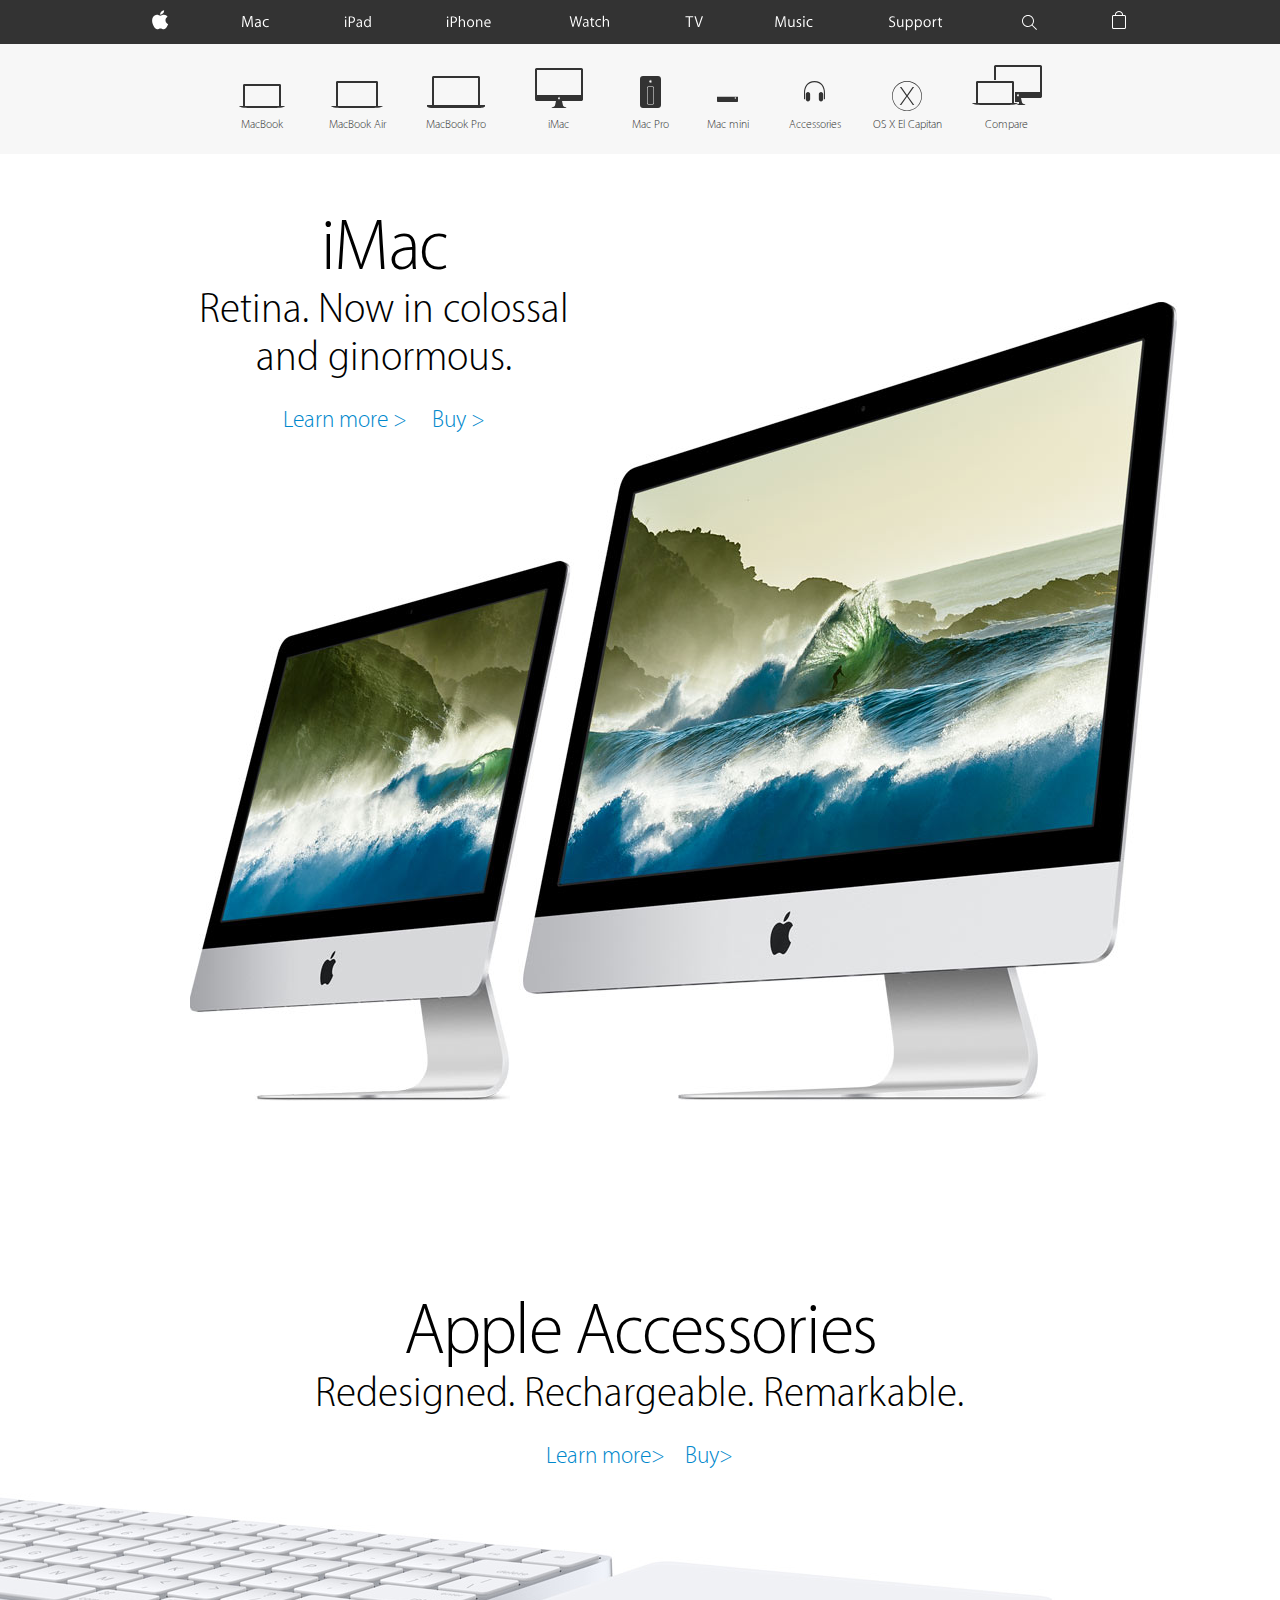
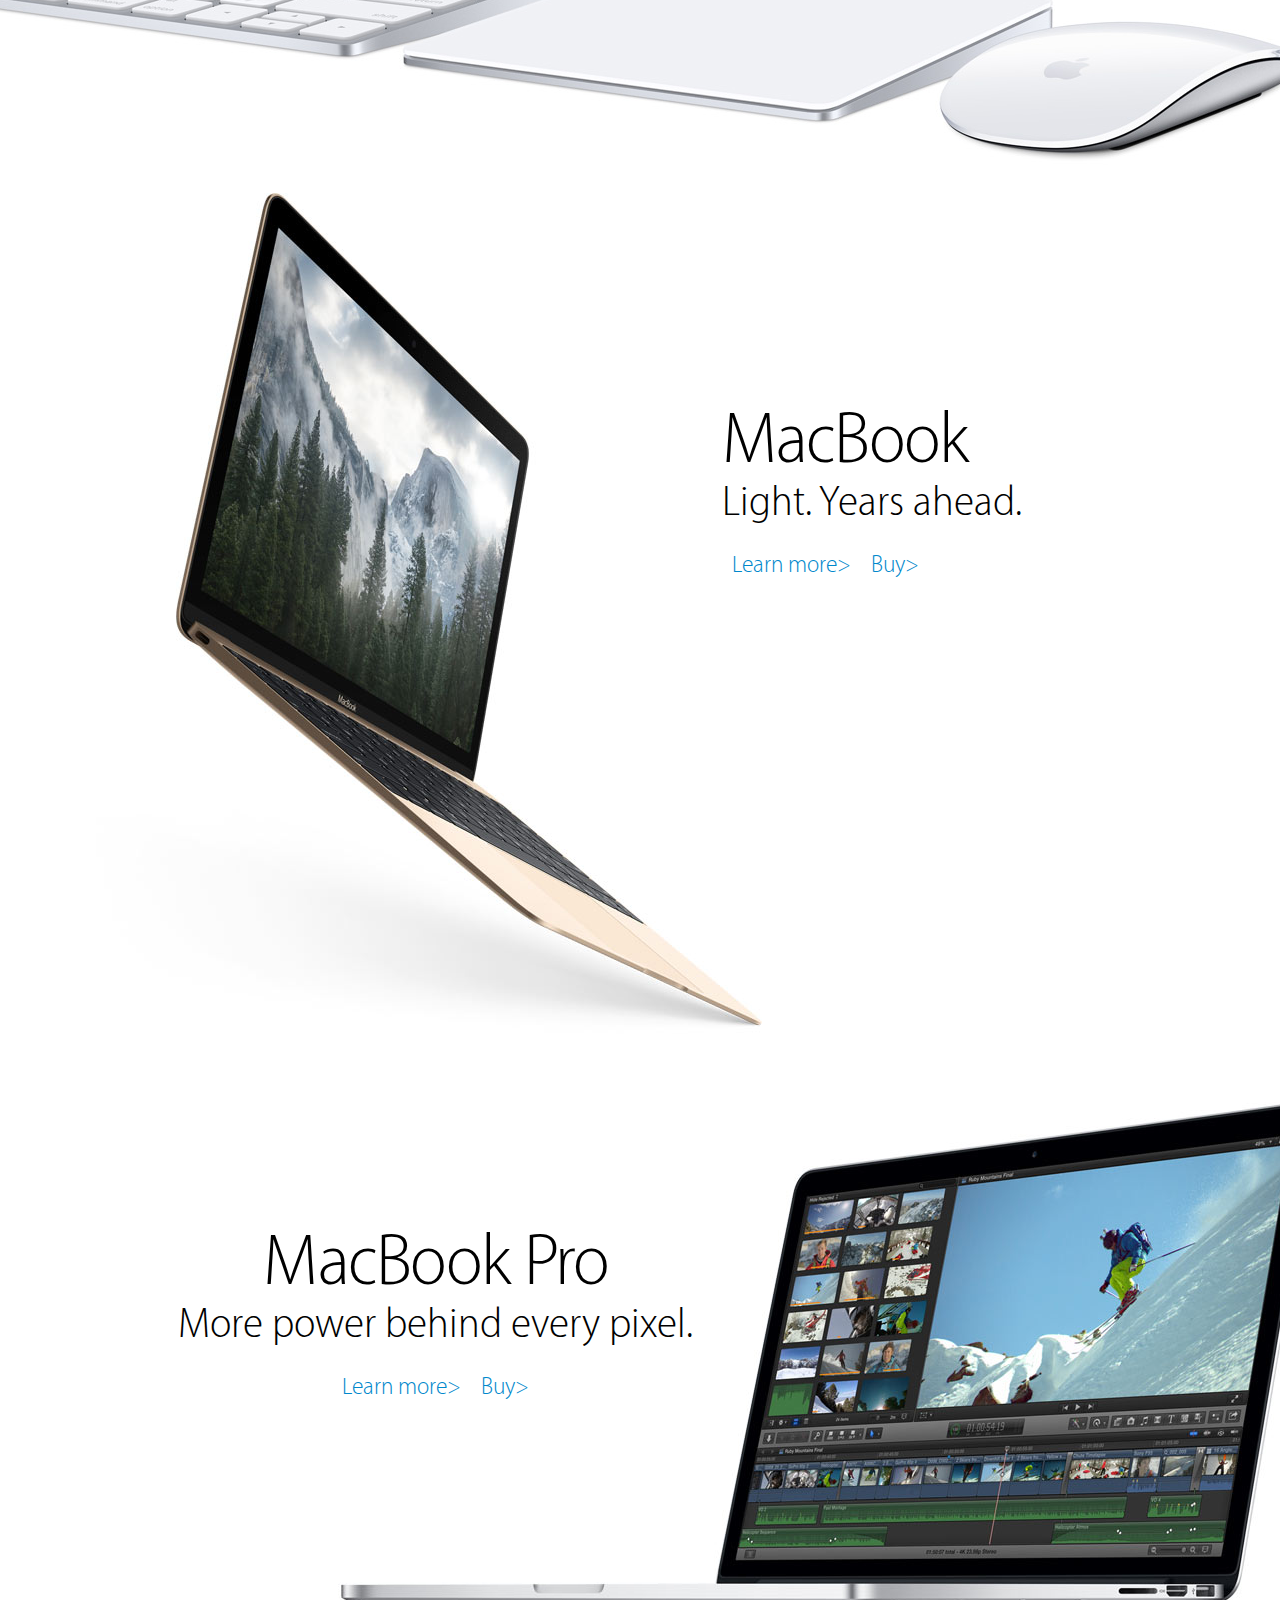
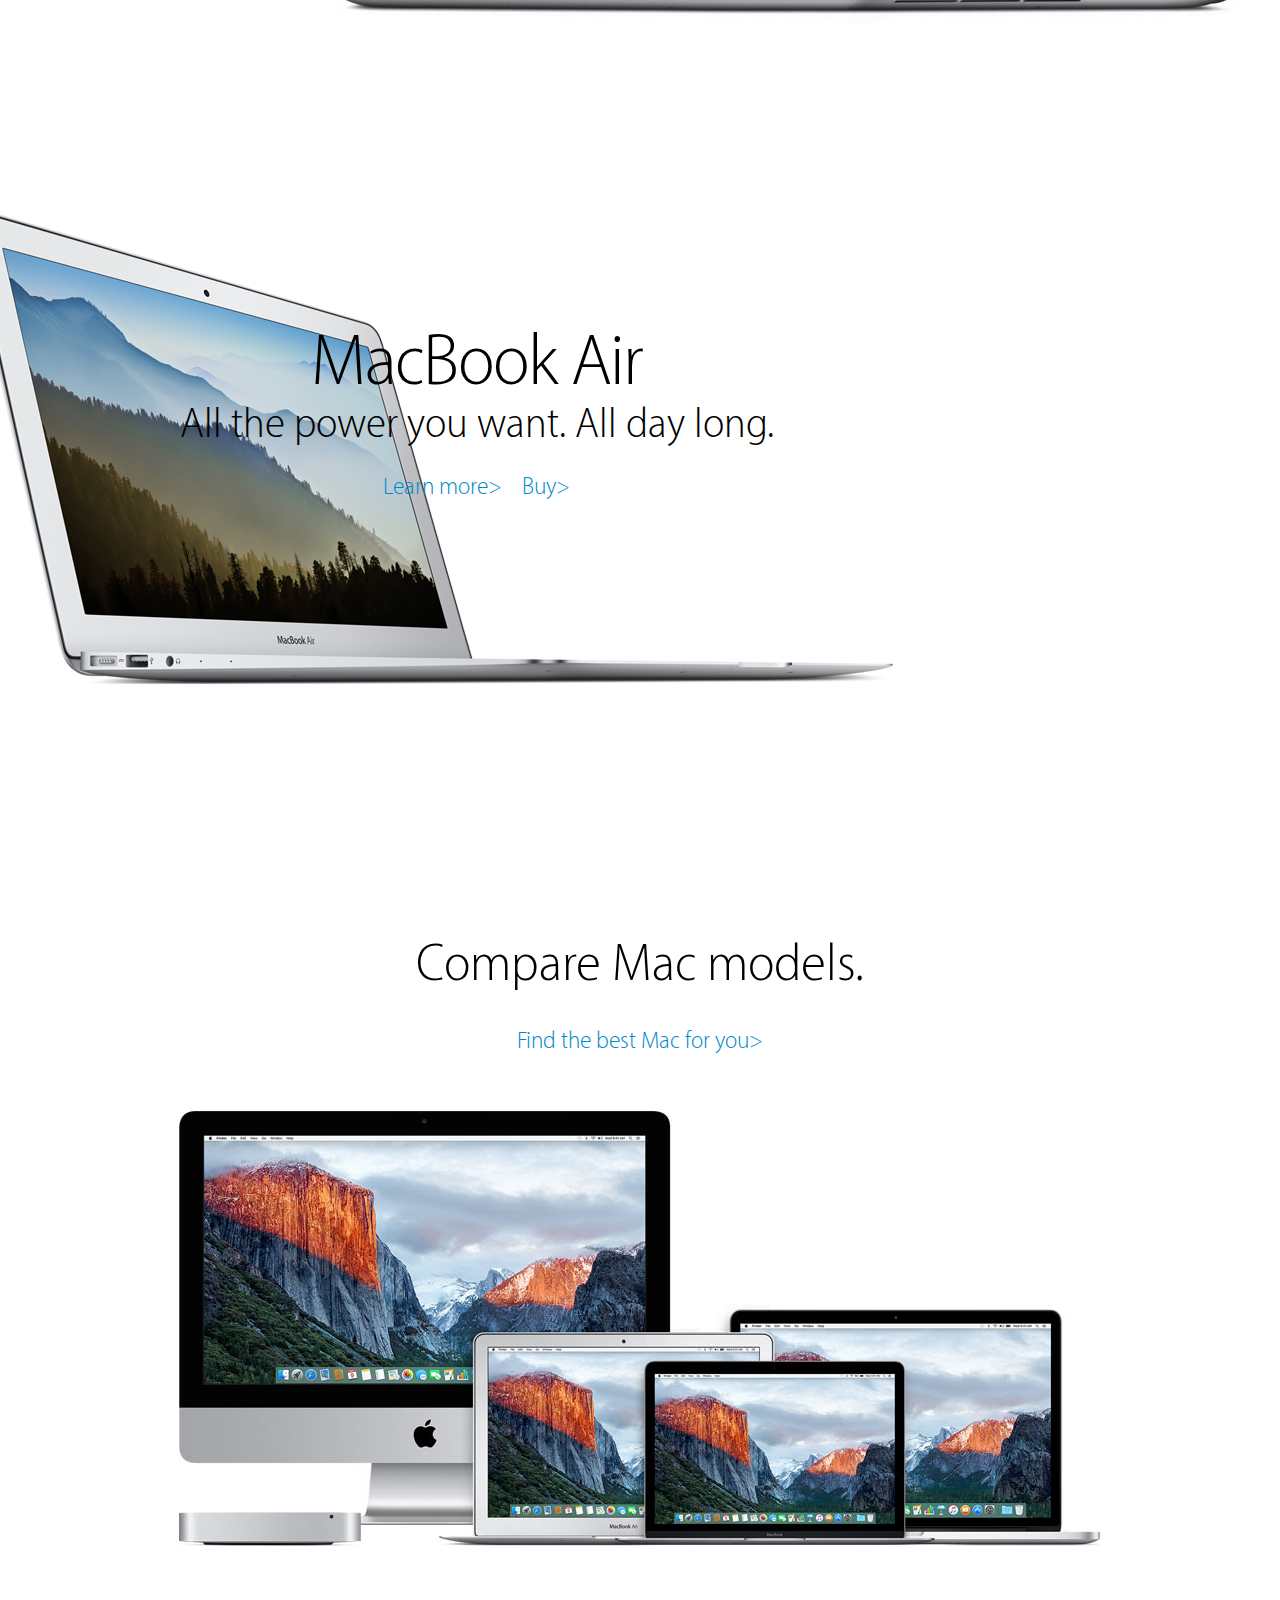
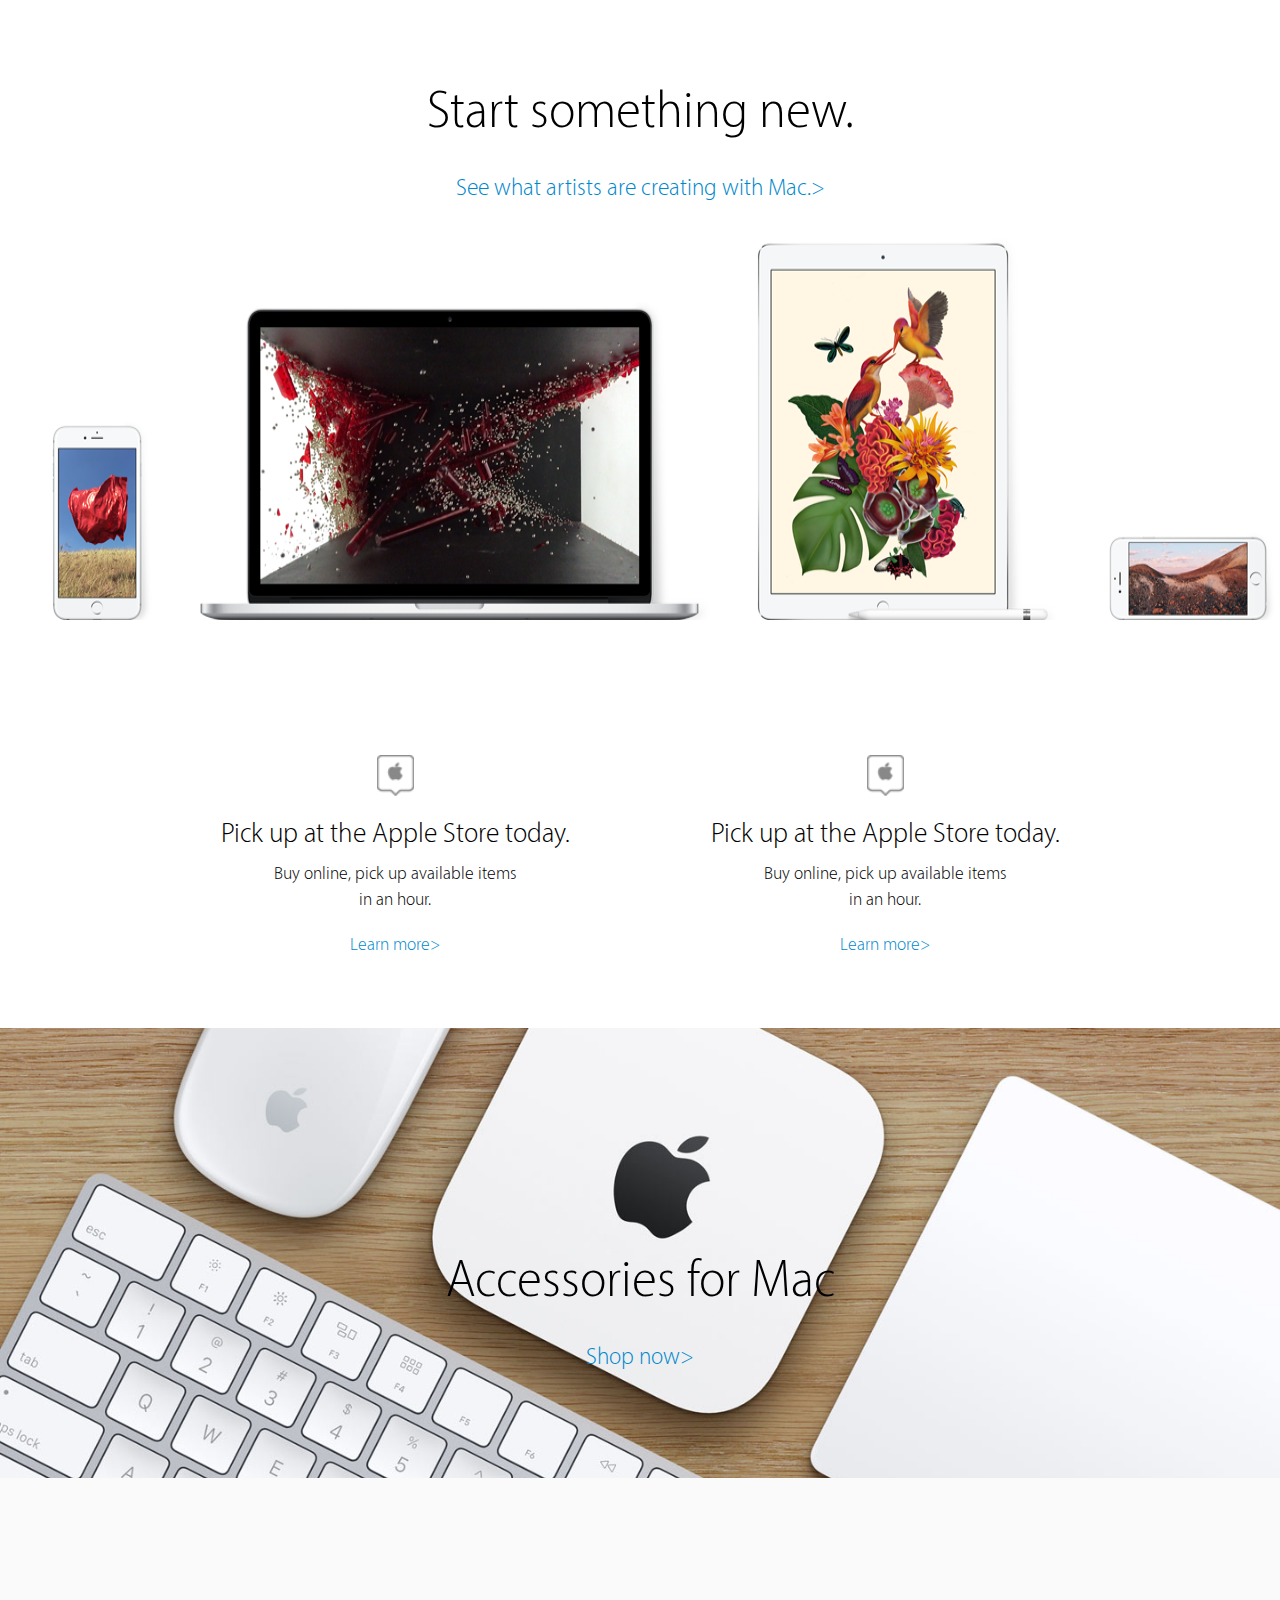
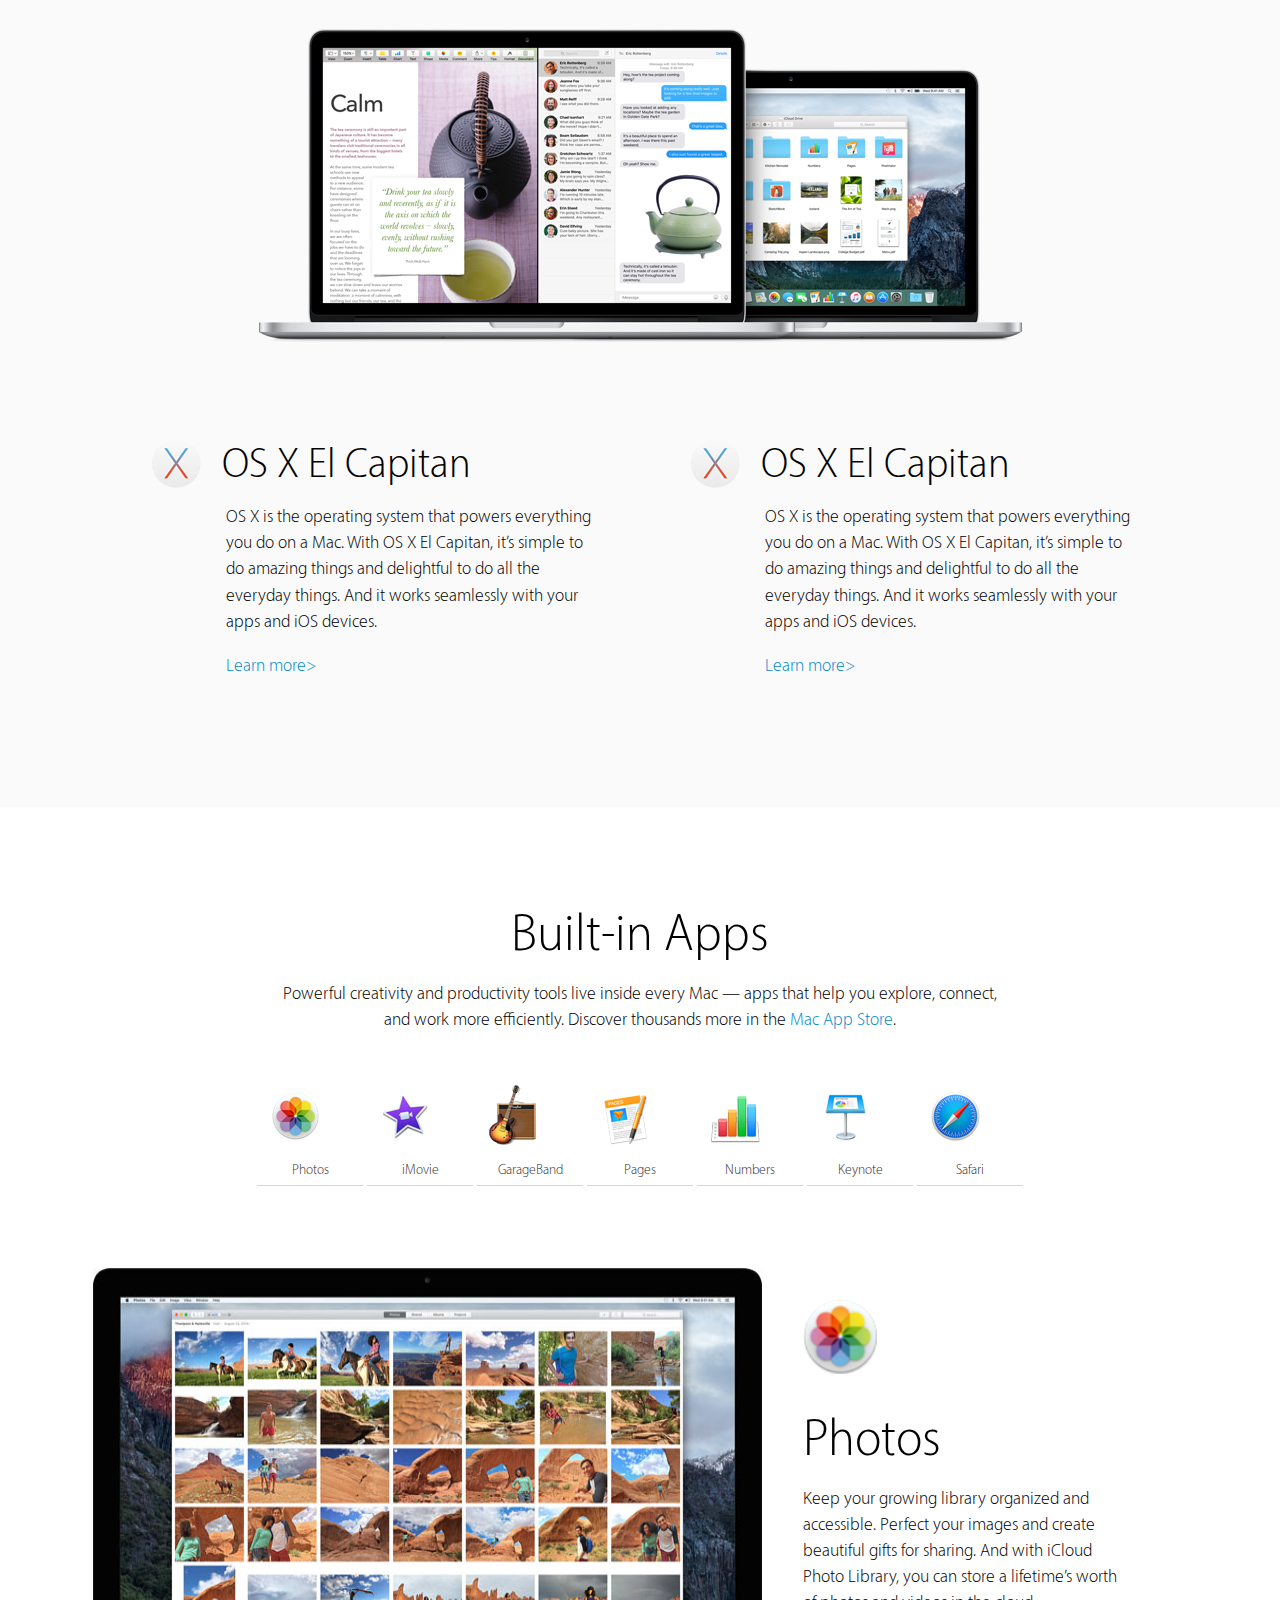
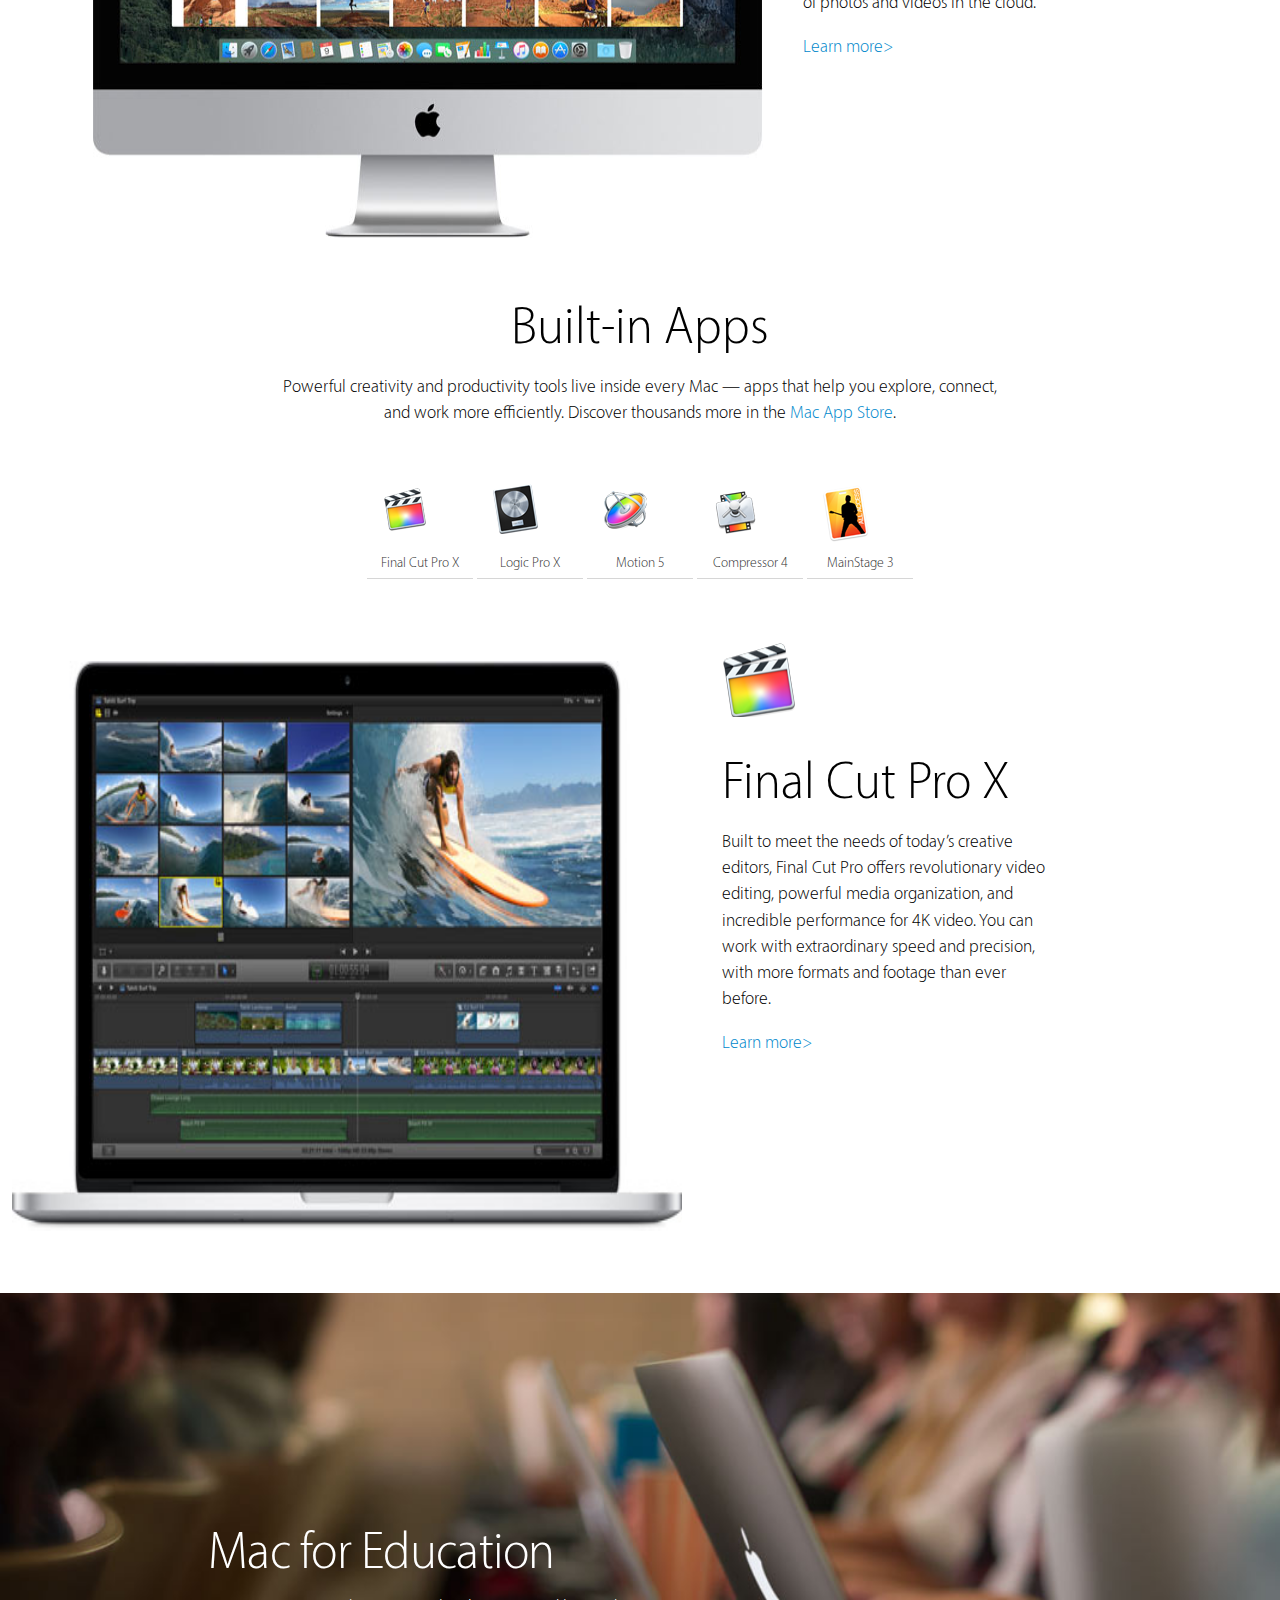
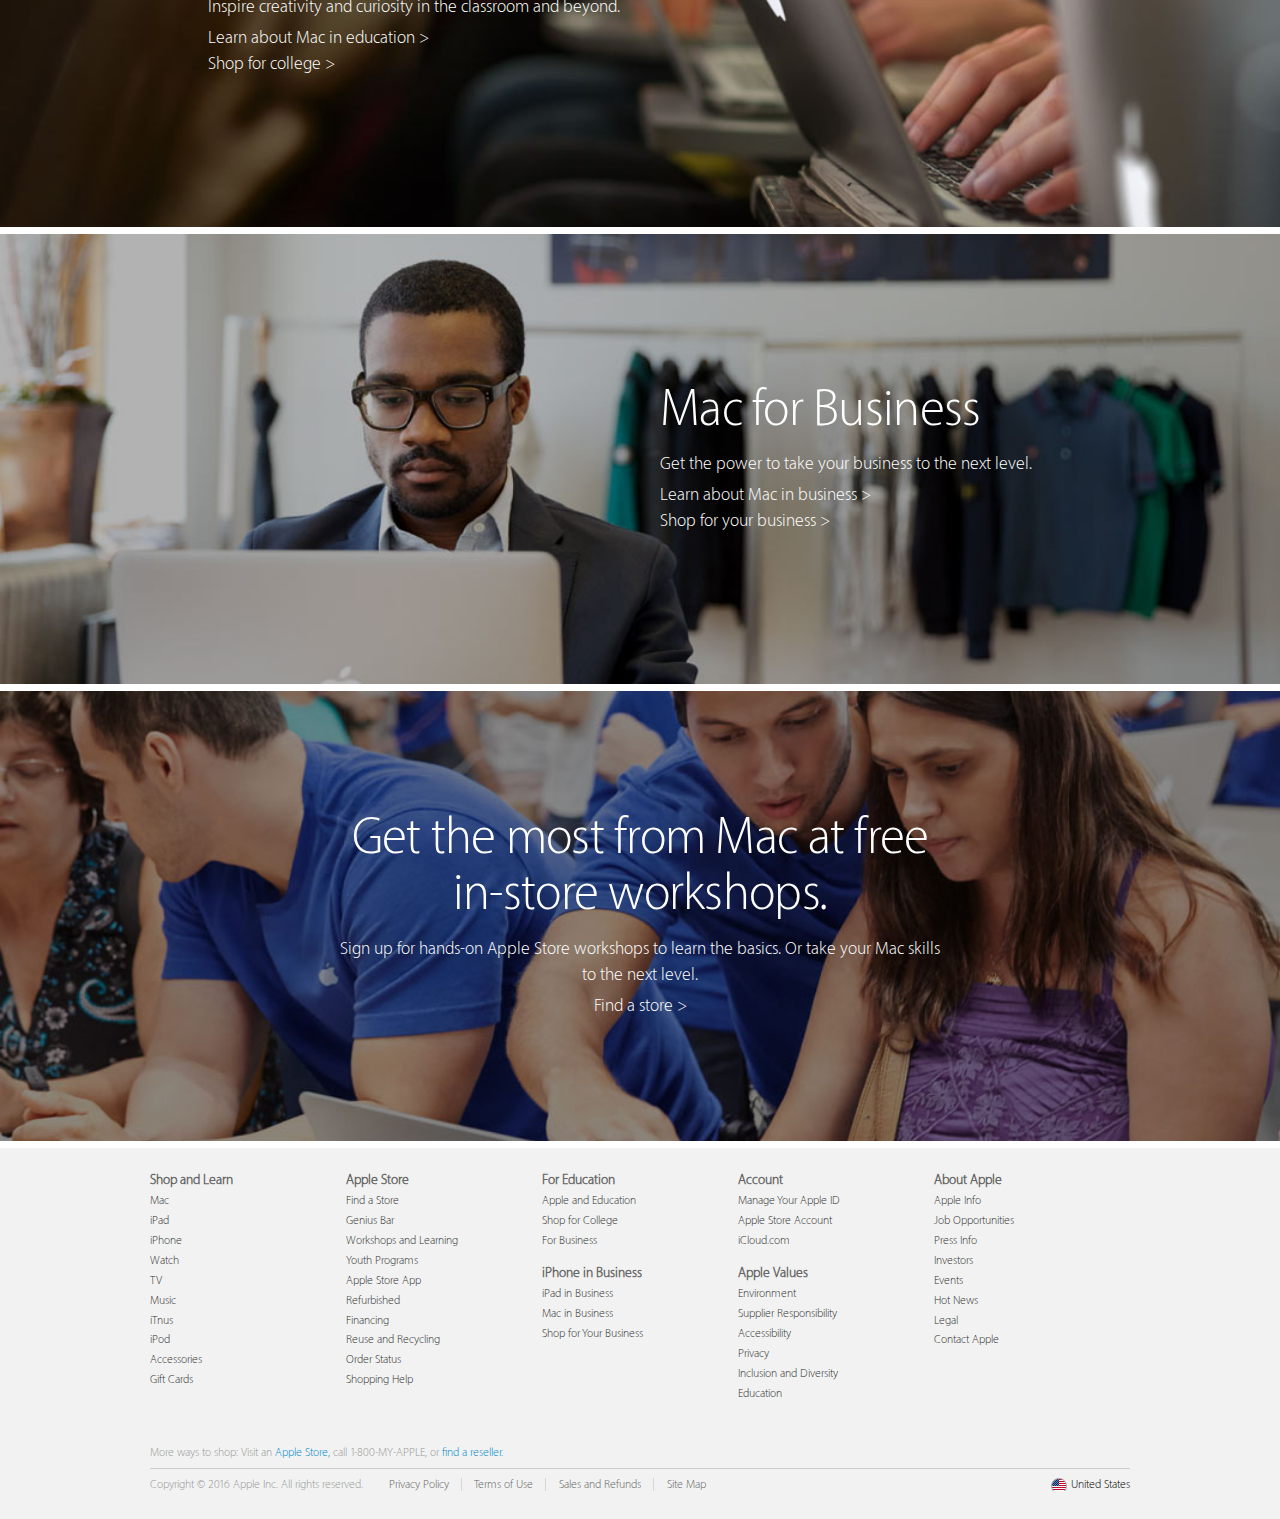
<file: mac.html>
<!doctype html>
<html lang="en">
<head>
	<meta charset="UTF-8">
       <meta name="viewport" content="width=device-width, initial-scale=1">
	<title>Document</title>
	<script src="./js/index.js"></script>
	<link rel="stylesheet" href="./css/apple.css">
	<link rel="stylesheet" href="./css/mac.css">
</head>
<body>

	<input type="checkbox" value=" "  name="name" id="aa">	
	<input type="checkbox" value=" "  name="name" id="sousuo">
	<input type="checkbox" value=" "  name="name" id="close">
	<nav class="nav">
		<ul class="smallul">
			<li class="a1">
				<label for="aa" id="label">
					<span></span>
					<span></span>
				</label>
				
			</li>
			<li class="a">
				<a href=""></a>
			</li>
			<li class="j">
				<a href=""></a>
			</li>
		</ul>
		<ul id="xiala">
			<li class="xiala1  b"><a href="">
				<span>Mac</span>
			</a></li>
			<li class="c"><a href="">
				<span>iPad</span>
			</a></li>
			<li class="d"><a href="">
				<span>iPhone</span>
			</a></li>
			<li class="e"><a href="">
				<span>Watch</span>
			</a></li>
			<li class="f"><a href="">
				<span>TV</span>
			</a></li>
			<li class="g"><a href="">
				<span>Music</span>
			</a></li>
			<li class="h"><a href="">
				<span>Support</span>
			</a></li>
			<li class="i" id="last"><a href="">
				<span class="sea">Search apple.com</span></a>
			</li>
		</ul>
		<ul class="bigul clearfix">
			<li class="a">
				<a href="">
				<span>Apple</span>	
				</a>
			</li>
			<li class="b menu">
				<a  href="">
					<span>Mac</span>
				</a>
			</li>
			<li class="c menu">
				<a  href="">
					<span>Ipad</span>
				</a>
			</li>
			<li class="d menu">
				<a  href="">
					<span>Iphone</span>
				</a>
			</li>
			<li  class="e menu">
				<a href="">
					<span>Watch</span>
				</a>
			</li>
			<li  class="f menu">
				<a href="">
					<span>TV</span>
				</a>
			</li>
			<li  class="g menu">
				<a href="">
					<span>Music</span>
				</a>
			</li>
			<li  class="h menu">
				<a href="">
					<span>Support</span>
				</a>
			</li>
				<label for="sousuo">
			<li  class="i menu">
					<a href="">
						<span>sousuo</span>
					</a>
			</li>
				</label>
			<li  class="j menu">
				<a href="">
					<span>money</span>
				</a>
			</li>
		</ul>
		<aside class="sear-show">
			<div class="searcon">
				<form action="" class="sear-form">
					<div class="sear-wrap">
					    <input class="searw-input" type="text"placeholder="Search apple.com"autocorrect="off"autocapitalize="off"autocomplete="off"spellcheck="false">
					    <button class="ii"></button>
					</div>
				</form>
				<aside class="sear-conxia">
					<section class="eg">
						<h3>Quick Links</h3>
						<ul class="eglist">
							<li class="egitem">
								<a href="">Find a Store</a>
							</li>
							<li class="egitem">
								<a href="">Accessories</a></li>
							<li class="egitem">
								<a href="">iPod</a></li>
							<li class="egitem">
								<a href="">iOS</a></li>
							<li class="egitem">
								<a href="">Gift Cards</a></li>
						</ul>
					</section>
				</aside>
			</div>
				<button class="sear-close">
			<label for="close">
					<div class="sear-closei">
						<span></span>
						<span></span>
				      </div>
			</label>
				</button>
		</aside>
		<aside class="bag-show"></aside>
	</nav>







<!-- content -->
<nav class="family">
	<div class="family-wrap clearfix">
		<ul class="family-items">
			<li class="family-item mb">
				<a href="" class="family-itmk">
					<figure class="family-icon"></figure>
					<span class="family-label">MacBook</span>
				</a>
			</li>
			<li class="family-item mbair">
				<a href="" class="family-itmk">
					<figure class="family-icon"></figure>
					<span class="family-label">MacBook Air</span>
				</a>
			</li>
			<li class="family-item mbpro">
				<a href="" class="family-itmk">
					<figure class="family-icon"></figure>
					<span class="family-label">MacBook Pro</span>
				</a>
			</li>
			<li class="family-item imac">
				<a href="" class="family-itmk">
					<figure class="family-icon"></figure>
					<span class="family-label">iMac</span>
				</a>
			</li>
			<li class="family-item mac">
				<a href="" class="family-itmk">
					<figure class="family-icon"></figure>
					<span class="family-label">Mac Pro</span>
				</a>
			</li>
			<li class="family-item macmin">
				<a href="" class="family-itmk">
					<figure class="family-icon"></figure>
					<span class="family-label">Mac mini</span>
				</a>
			</li>
			<li class="family-item acc">
				<a href="" class="family-itmk">
					<figure class="family-icon"></figure>
					<span class="family-label">Accessories</span>
				</a>
			</li>
			<li class="family-item osx">
				<a href="" class="family-itmk">
					<figure class="family-icon"></figure>
					<span class="family-label">OS X El Capitan</span>
				</a>
			</li>
			<li class="family-item com">
				<a href="" class="family-itmk">
					<figure class="family-icon"></figure>
					<span class="family-label">Compare</span>
				</a>
			</li>
		</ul>
		<div class="family-padd"></div>
	</div>
</nav>








<!-- main -->
<div class="mains">
	<h1 class="maint">Mac</h1>
	<section class="p pimac">
		<div class="pcon row">
			<div class="pconin large5 column con-center">
				<h2 class="pheadl">iMac</h2>
				<p class="pshead">Retina. Now in colossal <br>and ginormous.</p>
                          <span class="pmore">
                          	<a href="" class="more">Learn more &gt;</a>
                          	<a href="" class="more">Buy &gt;</a>
                          </span>
			</div>
			<div class="large-12 medium-12 small-12 column">
				<figure class="img-imac"></figure>
			</div>
		</div>
	</section>
	<section class="p pacc">
		<div class="pcon row">
			<div class="pc large-8 medium-8 small-12 large-center column">
				<h2 class="pheadl">Apple Accessories</h2>
				<p class="pshead">Redesigned. Rechargeable. Remarkable.</p>
				<span class="pmore">
					<a href="" class="more">Learn more&gt;</a><a href="" class="more">Buy&gt;</a>
				</span>
			</div>
			<div class="large-12 medium-9 small-12 column">
				<figure class="img-acc"></figure>
			</div>
		</div>
	</section>
	<section class="p pmac">
		<div class="pcon row">
			<div class="pcac large-4 large-17">
				<h2 class="pheadl">MacBook</h2>
				<p class="pshead">Light. Years ahead.</p>
				<span class="pmore">
					<a href="" class="more">Learn more&gt;</a><a href="" class="more">Buy&gt;</a>
				</span>
			</div>
			<figure class="img-mac"></figure>
		</div>
	</section>
	<section class="p ppro">
		<div class="pcon row">
				<div class="pp large-7 medium-6 small-12 column">
					<h2 class="pheadl">MacBook Pro</h2>
					<p class="pshead">More power behind every pixel.</p>
					<span class="pmore">
						<a href="" class="more">Learn more&gt;</a><a href="" class="more">Buy&gt;</a>
					</span>
			</div>
			<figure class="img-pro"></figure>
		</div>
	</section>
	<section class="p pair">
		<div class="pcon row">
				<div class="pp large-8 medium-6 medium-51 small-12 column">
					<h2 class="pheadl">MacBook Air</h2>
					<p class="pshead">All the power you want. All day long.</p>
					<span class="pmore">
						<a href="" class="more">Learn more&gt;</a><a href="" class="more">Buy&gt;</a>
					</span>
			</div>
			<figure class="img-pair"></figure>
		</div>
	</section>
	<section class=" pcom">
		<div class="pcon row">
			<div class="pccon"><!-- 
				<div class="pp large-8 medium-6 medium-51 small-12 column"> -->
					<h2 class="pheadl2">Compare Mac models.</h2><span class="pmore">
						<a href="" class="more">Find the best Mac for you&gt;</a>
					</span>
				<figure class="img-pcom"></figure>
				</div>
			</div>
		
	</section>
	<section class=" pcom">
		<div class="pcon row">
			<div class=" pcont"><!-- 
				<div class="pp large-8 medium-6 medium-51 small-12 column"> -->
					<h2 class="pheadl2">Start something new.</h2><span class="pmore">
						<a href="" class="more">See what artists are creating with Mac.&gt;</a>
					</span>
				</div>
				<figure class="img-pcom1"></figure>
			</div>
	</section>
	<section class="shop">
		<div class="pcon row">
			<div class="pp shop-con column large-6 small-12">
				<span class="pp shop-head">
					<figure class="shop-icon"></figure>
					<h2 class="shoph">Pick up at the Apple Store today.</h2>
				</span>
				<p class="shop-copy">Buy online, pick up available items<br>in an hour.</p>
				<a href="" class="shop-more">Learn more&gt;</a>
			</div>
			<div class="pp shop-con column large-6 small-12">
				<span class="pp shop-head">
					<figure class="shop-icon"></figure>
					<h2 class="shoph">Pick up at the Apple Store today.</h2>
				</span>
				<p class="shop-copy">Buy online, pick up available items<br>in an hour.</p>
				<a href="" class="shop-more">Learn more&gt;</a>
			</div>
		</div>
	</section>
	<section class="bill bill-center">
		<figure class="billimg"></figure>
		<div class="bill-wrap">
			<div class="pcon ">
				<div class="billcon">
					<h3 class="pheadl2">Accessories for Mac</h3>
					<span class="pmore">
						<a href="" class="more">Shop now&gt;</a>
					</span>
				</div>
			</div>
		</div>
	</section>
	<section class="posx">
		<div class="pcon">
			<div class="row">
				<figure class="icloud"></figure>
			</div>
			<div class="row pfea">
				<div class="column osxs">
					<div class="ph">
						<figure class="app-icon"></figure>
						<h3 class="pihead">OS X El Capitan</h3>
					</div>
					<div class="pfcon">
						<p class="copys">OS X is the operating system that powers everything you do on a Mac. With OS X El Capitan, it’s simple to do amazing things and delightful to do all the everyday things. And it works seamlessly with your apps and iOS devices.</p>
						<p>
							<a href="" class="more">Learn more&gt;</a>
						</p>
					</div>
				</div>
				<div class="column iclouds">
					<div class="ph">
						<figure class="app-icon"></figure>
						<h3 class="pihead">OS X El Capitan</h3>
					</div>
					<div class="pfcon">
						<p class="copys">OS X is the operating system that powers everything you do on a Mac. With OS X El Capitan, it’s simple to do amazing things and delightful to do all the everyday things. And it works seamlessly with your apps and iOS devices.</p>
						<p>
							<a href="" class="more">Learn more&gt;</a>
						</p>
					</div>
				</div>
			</div>
		</div>
	</section>
	<section class="apps">
		<div class="gwrap">
			<section class="gappsin">
				<div class="pcon">
					<div class="pp gcopy">
						<h3 class="pheadl2">Built-in Apps</h3>
						<p class=" gpha large-center">Powerful creativity and productivity tools live inside every Mac — apps that help you explore, connect, and work more efficiently. Discover thousands more in the
						 <a class="more" href="">Mac App Store</a>.</p>
					</div>
					<nav class="abrower apptu">
						<div class="apptu-abro apptu-wrap">
							<ul class="abro-items apptu-items">
								<li class="abro-item">
									<a href="" class="app-item currents">
										<figure class="img-photo">
										</figure>
											Photos
									</a>
								</li>
								<li class="abro-item">
									<a href="" class="app-item currents">
										<figure class="img-photo img-photoimove">
										</figure>
											iMovie
									</a>
								</li>
								<li class="abro-item">
									<a href="" class="app-item currents">
										<figure class="img-photo img-photogb">
										</figure>
											GarageBand
									</a>
								</li>
								<li class="abro-item">
									<a href="" class="app-item currents">
										<figure class="img-photo img-photop">
										</figure>
											Pages
									</a>
								</li>
								<li class="abro-item">
									<a href="" class="app-item currents">
										<figure class="img-photo img-photon">
										</figure>
											Numbers
									</a>
								</li>
								<li class="abro-item">
									<a href="" class="app-item currents">
										<figure class="img-photo img-photok">
										</figure>
											Keynote
									</a>
								</li>
								<li class="abro-item">
									<a href="" class="app-item currents">
										<figure class="img-photo img-photos">
										</figure>
											Safari
									</a>
								</li>
							</ul>
						</div>
					</nav>
					<nav class="padd">
					</nav>
					<div class="gbuilin">
						<section class="gbintu">
							<div class="large-8 medium-6 small-12 column">
								<figure class="img-gbintu"></figure>
							</div>
							<div class="you large-4 medium-5 medium-11 small-12 column">
								<figure class="img-icon"></figure>
								<h4 class="pheadl2">Photos</h4>
								<p>Keep your growing library organized and accessible. Perfect your images and create beautiful gifts for sharing. And with iCloud Photo Library, you can store a lifetime’s worth of photos and videos in the cloud.</p>
								<a href="" class="more">Learn more&gt;</a>
							</div>
						</section>
					</div>
					<div class="dotnav"></div>
				</div>
			</section>
		</div>
		<div class="gwrap">
			<section class="gappsin">
				<div class="pcon">
					<div class="pp gcopy">
						<h3 class="pheadl2">Built-in Apps</h3>
						<p class=" gpha large-center">Powerful creativity and productivity tools live inside every Mac — apps that help you explore, connect, and work more efficiently. Discover thousands more in the
						 <a class="more" href="">Mac App Store</a>.</p>
					</div>
					<nav class="abrower apptu">
						<div class="apptu-abro apptu-wrap">
							<ul class="abro-items apptu-items">
								<li class="abro-item">
									<a href="" class="app-item currents">
										<figure class="img-photo img-photofcpx">
										</figure>
											Final Cut Pro X
									</a>
								</li>
								<li class="abro-item">
									<a href="" class="app-item currents">
										<figure class="img-photo img-photolpx">
										</figure>
											Logic Pro X
									</a>
								</li>
								<li class="abro-item">
									<a href="" class="app-item currents">
										<figure class="img-photo img-photom5">
										</figure>
											Motion 5
									</a>
								</li>
								<li class="abro-item">
									<a href="" class="app-item currents">
										<figure class="img-photo img-photoc4">
										</figure>
											Compressor 4
									</a>
								</li>
								<li class="abro-item">
									<a href="" class="app-item currents">
										<figure class="img-photo img-photom3">
										</figure>
											MainStage 3
									</a>
								</li>
							</ul>
						</div>
					</nav>
					<nav class="padd">
					</nav>
					<div class="gbuilin">
						<section class="gbintu">
							<div class="push-4 large-7 medium-6 small-12 column">
								<figure class="img-gbintu img-gbintu1"></figure>
							</div>
							<div class="pull-7 large-4 medium-5 medium-11 small-12 column">
								<figure class="img-icon img-photofcpxh"></figure>
								<h4 class="pheadl2">Final Cut Pro X</h4>
								<p>Built to meet the needs of today’s creative editors, Final Cut Pro offers revolutionary video editing, powerful media organization, and incredible performance for 4K video. You can work with extraordinary speed and precision, with more formats and footage than ever before.</p>
								<a href="" class="more">Learn more&gt;</a>
							</div>
						</section>
					</div>
					<div class="dotnav"></div>
				</div>
			</section>
		</div>
	</section>
	<section class="pbill">
		<figure class="pbill-img"></figure>
		<div class="pbill-wrap">
			<div class="pcon">
				<div class="pbill-con large-6 small-12">
					<h3 class="pbill-head">Mac for Education</h3>
					<p class="pbill-copy">Inspire creativity and curiosity in the classroom and beyond.</p>
					<span class="pmores pmore1">
						<a href="" class="mores">Learn about Mac in education &gt;</a><br>
						<a href="" class="mores">Shop for college &gt;</a>
					</span>
				</div>
			</div>
		</div>
	</section>
	<section class="pbill">
		<figure class="pbill1-img"></figure>
		<div class="pbill-wrap">
			<div class="pcon">
				<div class="pbill-con large-6 pbill-con1  small-12">
					<h3 class="pbill-head">Mac for Business</h3>
					<p class="pbill-copy">Get the power to take your business to the next level.</p>
					<span class="pmores pmore1">
						<a href="" class="mores">Learn about Mac in business &gt;</a><br>
						<a href="" class="mores">Shop for your business &gt;</a>
					</span>
				</div>
			</div>
		</div>
	</section>
	<section class="pbill pbillc">
		<figure class="pbill2-img"></figure>
		<div class="pbill-wrap">
			<div class="pcon">
				<div class="pbill-con large-6 pbill-con2 small-12">
					<h3 class="pbill-head">Get the most from Mac at free in-store workshops.</h3>
					<p class="pbill-copy">Sign up for hands-on Apple Store workshops to learn the basics. Or take your Mac skills to the next level.</p>
					<span class="pmores pmore1">
						<a href="" class="mores">Find a store  &gt;</a><br>
						<a href="" class="mores"></a>
					</span>
				</div>
			</div>
		</div>
	</section>
	</div>
</div>














<!-- footer -->
		<footer class="footer">
		<div class="footercon">
			<nav class="clearfix">
				<div class="column">
					<input type="checkbox" name="jia" value="" id="foot">
					<div class="fdiv">
						<label for="foot">
							<h3>Shop and Learn</h3>
						</label>
						<ul id="foots">
							<li><a href="">Mac</a></li>
							<li><a href="">iPad</a></li>
							<li><a href="">iPhone</a></li>
							<li><a href="">Watch</a></li>
							<li><a href="">TV</a></li>
							<li><a href="">Music</a></li>
							<li><a href="">iTnus</a></li>
							<li><a href="">iPod</a></li>
							<li><a href="">Accessories</a></li>
							<li><a href="">Gift Cards</a></li>
						</ul>
					</div>
				</div>
				<div class="column">
					<input type="checkbox" name="jia" value="" id="foot1">
					<div class="fdiv1">
						<label for="foot1">
							<h3>Apple Store</h3>
						</label>
						<ul id="foots1">
							<li><a href="">Find a Store</a></li>
							<li><a href="">Genius Bar</a></li>
							<li><a href="">Workshops and Learning</a></li>
							<li><a href="">Youth Programs</a></li>
							<li><a href="">Apple Store App</a></li>
							<li><a href="">Refurbished</a></li>
							<li><a href="">Financing</a></li>
							<li><a href="">Reuse and Recycling</a></li>
							<li><a href="">Order Status</a></li>
							<li><a href="">Shopping Help</a></li>
						</ul>
					</div>
				</div>
				<div class="column">
					<input type="checkbox" name="jia" value="" id="foot2">
					<div class="fdiv2">
						<label for="foot2">
							<h3>For Education</h3>
						</label>
						<ul id="foots2">
							<li><a href="">Apple and Education</a></li>
							<li><a href="">Shop for College</a></li>
							<li><a href="">For Business</a></li>
						</ul>
					</div>
					<input type="checkbox" name="jia" value="" id="foot22">
					<div class="fttwo">
						<label for="foot22">
							<h3>iPhone in Business</h3>
						</label>
						<ul id="footso">
							<li><a href="">iPad in Business</a></li>
							<li><a href="">Mac in Business</a></li>
							<li><a href="">Shop for Your Business</a></li>
						</ul>
					</div>
				</div>
				<div class="column">
					<input type="checkbox" name="jia" value="" id="foot3">
					<div class="fdiv3">
						<label for="foot3">
							<h3>Account</h3>
						</label>
						<ul id="foots3">
							<li><a href="">Manage Your Apple ID</a></li>
							<li><a href="">Apple Store Account</a></li>
							<li><a href="">iCloud.com</a></li>
						</ul>
					</div>
					<input type="checkbox" name="jia" value="" id="foot32">
					<div class="fttwo">
						<label for="foot32">
							<h3>Apple Values</h3>
						</label>
						<ul id="footsoo">
							<li><a href="">Environment</a></li>
							<li><a href="">Supplier Responsibility</a></li>
							<li><a href="">Accessibility</a></li>
							<li><a href="">Privacy</a></li>
							<li><a href="">Inclusion and Diversity</a></li>
							<li><a href="">Education</a></li>
						</ul>
					</div>
				</div>
				<div class="column">
					<input type="checkbox" name="jia" value="" id="foot4">
					<div class="fdiv4">
						<label for="foot4">
							<h3>About Apple</h3>
						</label>
						<ul id="foots4">
							<li><a href="">Apple Info</a></li>
							<li><a href="">Job Opportunities</a></li>
							<li><a href="">Press Info</a></li>
							<li><a href="">Investors</a></li>
							<li><a href="">Events</a></li>
							<li><a href="">Hot News</a></li>
							<li><a href="">Legal</a></li>
							<li><a href="">Contact Apple</a></li>
						</ul>
					</div>
				</div>
			</nav>
			<section>
				<div class="sect">
					More ways to shop: Visit an
					<a href="">Apple Store,</a>
					<span>
						call 1-800-MY-APPLE, or
						<a href="">find a reseller.</a>
					</span>
				</div>
				<div class="secm">
					<a href="">
						<span>United States</span>
					</a>
				</div>
				<div class="secb">
					<div class="secb1">Copyright © 2016 Apple Inc. All rights reserved.</div>
					<div class="secb2">
						<a href="">Privacy Policy</a>
						<a href="">Terms of Use</a>
						<a href="">Sales and Refunds</a>
						<a id="last" href="">Site Map</a>
					</div>
				</div>
			</section>
		</div>
	</footer>
</body>
</html>
</file>
<file: css/apple.css>
body{
	font-family:"Myriad Set Pro","微软雅黑"; 
}
@font-face {
	font-family:"Myriad Set Pro";
	font-style:normal;
	font-weight:100;
	src:local('Myriad Set Pro'), url("../fonts/myriad-set-pro_thin.woff") format("woff");
	/* Copyright (c) 1992 Adobe Systems Incorporated. All Rights Reserved. Myriad is a trademark of Adobe Systems Incorporated. */
}
header,nav,article, aside, footer,main, section, summary, details, hgroup, figure, figcaption {
	display: block;
}
body,ul,li,p,span,h1,h2,h3,h4,h5,h6{
	margin: 0;padding: 0;list-style: none;font-style: normal;
}
a{
	color: black;
	text-decoration: none;
}
.nav{
	width: 100%;
	z-index: 4;	
	background: rgba(0,0,0,0.8);
	position: absolute;
	top: 0;
	left: 0;
}
.bigul{
	min-width: 740px;
	max-width: 980px;
	height: 44px;
	margin: 0 auto;
	padding: 0 22px;
	text-align: justify;
}
.smallul{
	display: none;
	height: 48px;
	position: relative;
	overflow: hidden;
}
.machtml{
	display: block;
	width: 100%;
	height: 100%;
}
.ipadhtml{
	display: block;
	width: 100%;
	height: 100%;
}
.smallul>.a,.smallul>.j{
	width: 48px;
	background-position: center center;
	position: relative;
}
.smallul>.a1{
	width: 100%;
	background-position: center center;
	/* position: relative; */
}
input{
	display: none;
}
#label{
	display: block;
	height: 48px;
	z-index: 5;
}
#label span:last-child{
	display: block;
	width: 17px;
	height: 1px;
	border-top:1px solid #fff;
	margin-top: 20px;
	margin-left: 16px;
}
#label span:first-child{
	display: block;
	width: 17px;
	height: 1px;
	border-top:1px solid #fff;
	margin-top: 27px;
	margin-left: 16px;
}
#aa:checked~.nav #label span:first-child{
	transform:rotateZ(-45deg) translateY(0);
	-webkit-transform:rotateZ(-45deg) translateY(0);
	transform-origin:20% center;
	-webkit-transform-origin:20% center;
	transition:all 0.6s ease;
}
.nav #label span:first-child{
	transform:rotateZ(0deg) translateY(0);
	-webkit-transform:rotateZ(0deg) translateY(0);
	transform-origin:20% center;
	-webkit-transform-origin:20% center;
	transition:all 0.6s ease;
}
#aa:checked~.nav #label span:last-child{
	transform:rotateZ(45deg) translateY(0);
	-webkit-transform:rotateZ(45deg) translateY(0);
	transform-origin:20% center;
	-webkit-transform-origin:20% center;
	transition:all 0.6s ease;
}
.nav #label span:last-child{
	transform:rotateZ(0deg) translateY(0);
	-webkit-transform:rotateZ(0deg) translateY(0);
	transform-origin:20% center;
	-webkit-transform-origin:20% center;
	transition:all 0.6s ease;
}
#xiala{
	display: none;
	visibility: hidden;
}
#aa:checked~.nav #xiala{
	z-index: 3;
	visibility:visible;
}


#xiala{
	position: absolute;
	top: 48px;
	left: 0px;
	width: 100%;
	height: 1000px;
	padding: 0 48px;
	box-sizing:border-box;
	background: #000;
}
#xiala .xiala1{
	margin-top: 12px;
}

#xiala li{
	width: 100%;
	height: 48px;
	display: block;
	border-bottom: 1px solid #333;
}
#xiala #last{
	width: 100%;
	border-bottom: 1px solid #fff;
}
#xiala a{
	display: block;
}
#xiala>span{
	display: block;
	width: 0;
	height: 0;
	overflow: hidden;
	position: absolute;
	top: 0;
	left: 0;
}

#aa:checked~.nav .smallul .j{
	transition:all 0.6s ease;
	transform:translateX(50px);
	-webkit-transform:translateX(50px);
}
.nav .smallul .j{
	transition:all 0.6s ease;
	transform:translateX(00px);
	-webkit-transform:translateX(00px);

}
#sousuo:checked~.nav .bigul .menu{
	visibility: hidden;
}
#sousuo:checked~.nav .sear-show {
    display: block;
}
#sousuo:checked~.artical .sec{
	background: #ccc;
}



#close:checked~.nav .bigul .menu{
	visibility: visible;
}
#close:checked~.nav .sear-show {
    display: none;
}
#close:checked~.artical .sec{
	background: #fff;
}
#xiala .sea{
	display: block;
	width: auto;
	height: 49px;
	margin-left: 28px;
	    font-size: 20px;
    line-height: 2.35;
}
.sear-show{
	display: none;
}
.sear-closei{
	width: 100%;
	height: 100%;
	display: block;
}
.searcon{
	position: absolute;
	top: 0;
	left: 25.46667%;
	width: 50.66667%;
	height: 100vh;
	z-index: 10;
}
.sear-form{
	height: 44px;
	line-height: 44px;
}
.sear-conxia{
	font-size: 15px;
	line-height: 2;
	font-weight: 400;
	background: #fff;
	color: #999;
	overflow-x:hidden;
	overflow-y:auto;
}
.sear-wrap{
	padding-left: 40px;
	position: relative;
	z-index: 2;
	    box-sizing: content-box;
}
.searw-input{
	font-size: 16px;
	line-height: 1.375;
	font-weight: 400;
	color: #fff;
	width: 100%;
	height: 1.375em;
	display: block;
	    border: none;
	    height: 44px;
	    line-height: 44px;
    background-color: transparent;
}
.ii{
	    position: absolute;
    z-index: 1;
    top: 0;
    left: 0;
    width: 40px;
    height: 44px;
        background-size: 20px 44px;
    background-image: url("../images/image_ss.svg");
    background-position: 10px 50%;
    background-repeat: no-repeat;
    background-color: transparent;
    border: none;
}
.eg{
	border-top: none;
	margin: 0 40px;
	padding: 24px 0 15px;
}
.eg h3{
	font-size: 12px;
	line-height: 1;
	font-weight: 400;
	color: #999;
}
.eglist{
	padding-top: 5px;
}
.egitem{
	margin: 4px -32px;
}
.nav .egitem>a{
	color: #999;
	display: block;
	padding: 0 48px;
}
.sear-close{
	opacity: 1;
	position: absolute;
	z-index: 3;
	width: 38px;
	height: 44px;
	right: 162px;
	top: 0;
	color: #fff;
	    transition: opacity 0.2s cubic-bezier(0.645, 0.045, 0.355, 1);
	    border: none;
	background-color: transparent;
}

.nav .sear-close span{
	display: block;
	width: 18px;
	height: 1px;
	background-color: #fff;
	position: absolute;
    top: 28px;
    z-index: 1;
}
.nav .sear-close span:first-child{
	transform:rotateZ(-45deg);
	transform-origin:0 100%;
	left: 8px;
}
.nav .sear-close span:last-child{
	transform:rotateZ(45deg);
	transform-origin:100% 100%;
	left: 1px;
}
.smallul a{
	height: 48px;
}
.smallul .a1{
	position: absolute;
	left: 0;
	top: 0;
}
.smallul .a{
	position: absolute;
	left: 50%;
	top: 0;
	margin-left: -24px;
}
.smallul .j{
	position: absolute;
	right: 0;
	top: 0;
}
@media(max-width: 767px){
	.bigul{
		display: none;
	}
	.smallul{
		display: block;
	}
	#xiala{
	display: block;
     }
}
.bigul li{
	display: inline-block;
	height: 44px;
}
.nav a{
	color: #fff;
	display: block;
	position: relative;
}
.clearfix:after{
	width: 100%;
	display: inline-block;
	content: "";
	line-height: 0;
	height: 0;
	font-size: 0;
	/* clear: both; */
}
.a{
	width: 1.25em;
	background-repeat: no-repeat;
	background-image:url(../images/image_large.svg);
}
.b{
	width: 1.9375em;
	background-repeat: no-repeat;
	background-image: url(../images/image_mac.svg);
}
.c{
	width: 1.875em;
	background-repeat: no-repeat;
	background-image: url(../images/image_ipad.svg);
}
.d{
	width: 3em;
	background-repeat: no-repeat;
	background-image: url(../images/image_iphone.svg);
}
.e{
	width: 2.75em;
	background-repeat: no-repeat;
	background-image: url(../images/image_watch.svg);
}
.f{
	width: 1.25em;
	background-repeat: no-repeat;
	background-image: url(../images/image_tv.svg);
}
.g{
	width: 2.5em;
	background-repeat: no-repeat;
	background-image: url(../images/image_music.svg);
}
.h{
	width: 3.5625em;
	background-repeat: no-repeat;
	background-image: url(../images/image_support.svg);
}
.i{
	width: 1.25em;
	background-repeat: no-repeat;
	background-image: url(../images/image_ss.svg);
}
.j{
	width: 1.125em;
	background-repeat: no-repeat;
	background-image: url(../images/image_money.svg);
}
.nav span{
	width: 0;
	height: 0;
	overflow: hidden;
	position: absolute;
	top: 0;
	left: 0;
}


/*artical*/
.artical{
	height: 78%;
      min-height: 650px;
      position: relative;
      border-bottom: 2px solid #fff;
      overflow: hidden;
}
.sec{
	width: 100%;
	height: 100%;
	position: absolute;
	top: 0;
	left: 0;
	transition:transform 0.625s cubic-bezier(1,0,0,1);
	transition:-webkit-transform 0.625s cubic-bezier(1,0,0,1);
	overflow: hidden;
}

.con{
	width: 100%;
	height: 100%;
      position: absolute;
      left: 0;
      top: 0;
}
.cona{
	display: block;
	width: 100%;
	height: 100%;
	position: absolute;
	top: 0;
	left: 0;
}
.copy{
	left:50%;
	top:auto;
	vertical-align: top;
	height: 41%;
	position: absolute;
	z-index: 2
}
.cpinner{
	vertical-align: top;
	top: 100%;
	left: -50%;
	padding-top: 125px;
	text-align: center;
	position: relative;
}
.cpinner .cpinner-ap{
	    background-size: 136px 50px;
    height: 50px;
    width: 136px;
    background-image: url(../images/logo_appletv_medium.png);
margin-left: auto;
    margin-right: auto;
    margin-bottom: 0.5em;
    text-indent: -2000px;
}
.cpinner h2{
	font-size: 42px;
	font-weight: 200;
	line-height: 1,1429;
	margin-bottom: 0.5em;	
	    letter-spacing: -0.025em;
	    margin-top: 0;
}
.cpinner1 .cpinner-h1{
	font-size: 64px;
    line-height: 1.0625;
    font-weight: 200;
    margin-bottom: 10px;
}
.cpinner1 .cpinner-h2{
	    font-size: 24px;
    line-height: 1.3542;
    font-weight: 200;
    margin-bottom: 0.25em;
}
.learn{
	z-index: 4;
	    font-size: 20px;
    line-height: 1.4;
    font-weight: 200;
}
.learn a{
	white-space: nowrap;
    text-decoration: none;
    pointer-events: all;
    display: inline-block;
}
.learn span{
	color: #08c;
}
    .learn span:hover{
    color: #000;
  }
.learn li{
	display: inline-block;
	margin-left: 0.3em;
	margin-right: 0.35em;
	margin-bottom: 0.5em;
}
.icon{
	text-align: center;
}
.icon:after{
	color: inherit;
    font-family: 'Apple Icons';
    font-style: normal;
    font-weight: inherit;
    font-size: 1em;
    line-height: 1;
    text-decoration: none;
    position: relative;
    z-index: 1;
}
.wrap{
	position: absolute;
	top: 0;
	left: 0;
	width: 100%;
	height: 100%;
	text-align: center;
}
.figure{
	position: absolute;
	top: 0;
	left: 0;
	width: 50%;
	height: 50%;
	margin: 0;
	padding: 0;
}
.copy1{
	    position: absolute;
    top: 0;
    right: 0;
    bottom: 0;
    left: 0;
    width: 100%;
    height: 100%;
}
.cpinner1{
	padding-top: 104px;
	text-align: center;
}
.tv,.tu{
   background-size: 865px 466px;
    background-repeat: no-repeat;
    background-position: 0 0;
    width: 865px;
    height: 466px;
    overflow: visible;
    position: absolute;
    top: auto;
    left: auto;
    bottom:-116px;
    right: -433px;
}
.tv{
	background-image: url(../images/home_hero_apple_tv_evergreen_medium.jpg);

}
.dot{    
	    position: absolute;
    left: 0;
    bottom: -3px;
    right: 0;
    background: transparent;
    height: 40px;
    text-align: center;
}
.dot>ul>li{
	border:1px solid #000;
	border-radius: 50%;
	width: 8px;
	height: 8px;
	float: left;
	margin: 0 10px;
}
.current{
	background: cyan;
}
.dot>ul{
	display: inline-block;
}
/*aside*/
.promo li{
	width: 25%;
	float: left;
	height: 200px;
}
.promo a{
	display: block;
	height: 100%;
	border-right: 1px solid #fff;
      background-size: 640px 200px;
	background-position:center center;
      font: 0/0 a;
}
.aa{
	background-image: url(../images/promo_holiday_watch_large.jpg);	
}
.bb{
	background: url(../images/promo_ios93preview_large.jpg);	
}
.cc{
	background: url(../images/promo_macbook_large.jpg);	
}
.dd{
	background: url(../images/promo_startsomethingnew_iphone6s_large.jpg);	
}

/*footer*/
.footer{
	font-size: 12px;
	line-height: 1.66;
	background: #f2f2f2;
	color: #666;
}
.footercon{
	margin: 0 auto;
	padding: 0 22px;
	max-width: 980px;
}
.footer nav{
	padding-top: 20px;
}
.column{
	width: 20%;
	float: left;
}
.column a{
	color: #333;
}
.column a:hover{
	text-decoration: underline;
}
.fttwo{
	padding-top: 10px;
}
.footercon section{
	padding: 20px 0 24px;
	color: #999;
}
.footercon .sect{
	margin-bottom: 6px;
	padding-bottom: 5px;
	border-bottom: 1px solid #ccc;
}
.footercon .sect a{
	    color: #08c;
}
.footercon .sect a:hover{
	    color: #666;
	    text-decoration: underline;
}
.footercon .secm{
	float: right;
}
.footercon .secm a{
	background: url(../images/16.png) no-repeat ;
}
.footercon .secm span{
	margin-left:20px ;
}
.footercon .secm a:hover{
	text-decoration: underline;
}
.footercon .secb1{
	float: left;
	margin-right: 26px;
}
.footercon .secb2 a{
	margin-right: 10px;
	padding-right: 12px;
	color: #666;
	border-right: 1px solid #d6d6d6;
}
.footercon .secb2 #last{
	margin-right: 0px;
	padding-right: 0px;
	color: #666;
	border-right:none; 
}
.footercon .secb2 a:hover{
	text-decoration: underline;
}
.figurea,.figureb{
	    position: absolute;
    right: 0;
    bottom: 28px;
    left: 0;
    width: 100%;
    height: 100%;
    background-repeat: no-repeat;
    overflow: visible;
    background-position: center bottom;
}
@media(max-width: 1550px){
	.figurea{
	    background-image: url(../images/home_hero_ssn_large.png);
    background-size: 1433px 610px;
      }
      .figureb{
      	 background-image: url(../images/hero_large.png);
    background-size: 840px 360px;
      }
}
@media (max-width:1068px) {
	.promo li{
		width: 50%;
	}
	.promo a{
		display: block;
		background-size:534px 200px;
	}
	.aa{
		background: url(../images/promo_holiday_watch_medium.jpg);
	}
	.bb{
	background: url(../images/promo_ios93preview_medium.jpg);	
	}
	.cc{
		background: url(../images/promo_macbook_medium.jpg);	
	}
	.dd{
		background: url(../images/promo_startsomethingnew_iphone6s_medium.jpg);	
	}
	.figurea{
		    background-image: url(../images/home_hero_ssn_medium.png);
    background-size: 1400px 596px;
    background-position: center bottom;
	}
	.figureb{
      	 background-image: url(../images/hero_medium.png);
    background-position: center bottom;
    background-size: 718px 349px;
      }
}
@media (max-width: 735px) {
	.column{
		width: 100%;
		position: relative;
	}
	.footercon{
		padding: 0 16px;
	}
	.column ul{
		visibility: hidden;
		position: absolute;
		top: 0;
		left: 0;
	}
	.fttwo{
	padding-top: 0;
      }
      .column h3{
      	line-height: 2.78571;
      	border-bottom: 1px solid #e3e3e3;
      }
      .column h3:after{
      	content: "+";
      	float: right;
      }
	.figurea{
		    background-image: url(../images/home_hero_ssn_small.png);
    background-size: 658px 280px;
    background-position: center bottom;
	}
	.figureb{
      	 background-image: url(../images/hero_xsmall.png);
    background-position: center bottom;
    background-size: 300px 156px;
      }
	.cpinner1{
	padding-top: 70px;
}
	.cpinner1 .cpinner-h1{
	font-size: 36px;
    line-height: 1.1429;
    font-weight: 200;
    margin-bottom: 10px;
}
.cpinner1 .cpinner-h2{
	    font-size: 20px;
    line-height: 1.4;
    font-weight: 200;
    margin-bottom: 0.25em;
}
	.promo li{
		width: 100%;
	}
	.promo a{
		display: block;
		background-size:732px 200px;
	}
       
       .artical{
       	min-height: 391px;
       }
	.tv{
	    background-size: 400px 122px;
    background-repeat: no-repeat;
    background-position: 0 0;
    width: 400px;
    height: 122px;
    overflow: visible;
    position: absolute;
    top: auto;
    left: auto;
    bottom:30px;
    right: -200px;
	background: url(../images/home_hero_apple_tv_landscape_small.jpg);
      }
      .cpinner h1{
	    background-size: 117px 43px;
    height: 43px;
    width: 117px;
     background-image: url(../images/logo_appletv_small.png);
     }
     .learn{
    color: #08c;
    font-size: 17px;
    line-height: 1.2857;
    font-weight: 400;
  }
  .dot {
    position: absolute;
    left: 0;
    bottom: 0;
  }
     .cpinner{
     	padding-top: 50px;
     }
     .cpinner h2{
     	font-size: 24px;
     }
     .footercon section{
	padding: 20px 0 ;
     }
     .footercon .sect{
	padding-bottom: 0;
	border-bottom: none;
     }
     .footercon .secm{
	float: none;
	display: block;
     }  
     .footercon .secb1{
     	display: block;
     	float: none;
     	padding-top: 13px;
     	margin-right: 0;
     }
     .footercon .secb2{
     	margin-right: 0;
     	float: none;
     }
    

   input{
	 display: none; 
} 
.fdiv #foots,.fdiv1 #foots1,.fdiv2 #foots2,.fdiv3 #foots3,.fdiv4 #foots4,.fttwo #footso,.fttwo #footsoo{
	visibility: hidden;
}
#foot:checked~.fdiv #foots,#foot1:checked~.fdiv1 #foots1,#foot2:checked~.fdiv2 #foots2,#foot3:checked~.fdiv3 #foots3,#foot4:checked~.fdiv4 #foots4,#foot22:checked~.fttwo #footso,#foot32:checked~.fttwo #footsoo{
	position: static;
	visibility:visible;
}
#foot:checked~.fdiv h3:after,#foot1:checked~.fdiv1 h3:after,#foot2:checked~.fdiv2 h3:after,#foot3:checked~.fdiv3 h3:after,#foot4:checked~.fdiv4 h3:after,#foot22:checked~.fttwo h3:after,#foot32:checked~.fttwo h3:after{
	transform:rotateZ(45deg);
	-webkit-transform:rotateZ(45deg);
	transition:all 0.6s ease;
}
#foots li,#foots1 li,#foots2>li,#foots3 li,#foots4 li,#footso>li,#footsoo>li{
	padding: 0 14px;
	height: 30px;
	line-height: 30px;
}







	.aa{
		background: url(../images/promo_holiday_watch_small.jpg);
	}
	.bb{
	background: url(../images/promo_ios93preview_small.jpg);	
	}
	.cc{
		background: url(../images/promo_macbook_small.jpg);	
	}
	.dd{
		background: url(../images/promo_startsomethingnew_iphone6s_small.jpg);	
	}
}
</file>
<file: css/mac.css>
.family{
	position: absolute;
	width: 100%;
	/* margin-top: 44px; */
	top: 44px;
	z-index: 100;
	background: rgba(242,242,242,0.6);
	overflow: hidden;
	text-align: center;
}
.family-wrap{
	height: 110px;
	max-width: 100%;
	margin-left: auto;
	margin-right: auto;
	position: relative;
}
.family-items{
	margin: 0 34px;
	padding: 0;
	padding-bottom: 49px;
}
.family-item{
	padding: 0 20px;
	display: inline;
}
.family-itmk{
	position: relative;
	z-index: 1;
	display: inline-block;
	margin-top: 13px;
	margin-bottom: 26px;
	vertical-align: top;
}
.family-icon{
	margin-left: auto;
	margin-right: auto;
	display: block;
	background-position: center bottom;
	margin-top: 0;
	margin-bottom: 0;
}
.mb{
	padding-right: 22px;
	padding-left: 0 !important;
}
.mb .family-icon{
	background-repeat: no-repeat;
	background-image: url(../images/macbook_large.svg);
	background-size: 46px 54px;
	width: 46px;
	height: 54px;
}
.family-label{
	font-size: 12px;
	line-height: 1;
	font-weight: 400;
	margin-left: auto;
	margin-right: auto;
	display: block;
	padding-top: 8px;
	color: #333;
	transition: opacity 200ms linear;
}
.mbair,.mbpro{
	padding-left: 18px;
	padding-right: 18px;
}
.mbair .family-icon{
	background-repeat: no-repeat;
	background-image: url(../images/macbookair_large.svg);
	background-size: 52px 54px;
	width: 52px;
	height: 54px;
}
.mbpro .family-icon{
	background-repeat: no-repeat;
	background-image: url(../images/macbookpro_large.svg);
	background-size: 58px 54px;
	width: 58px;
	height: 54px;
}
.imac{
	padding-left: 22px;
	padding-right: 22px;
}
.imac .family-icon{
	background-repeat: no-repeat;
	background-image: url(../images/imac_large.svg);
	background-size: 58px 54px;
	width: 58px;
	height: 54px;
}
.mac{
	padding-left: 18px;
	padding-right: 18px;
}
.mac .family-icon{
	background-repeat: no-repeat;
	background-image: url(../images/macpro_large.svg);
	background-size: 21px 54px;
	width: 21px;
	height: 54px;
}
.macmin{
	padding-left: 16px;
	padding-right: 16px;
}
.macmin .family-icon{
	background-repeat: no-repeat;
	background-image: url(../images/macmini_large.svg);
	background-size: 21px 54px;
	width: 21px;
	height: 54px;
}
.acc{
	padding-left: 20px;
	padding-right: 20px;
}
.acc .family-icon{
	background-repeat: no-repeat;
	background-image: url(../images/mac_acc_large.svg);
	background-size: 21px 54px;
	width: 21px;
	height: 54px;
}
.osx{
	padding-left: 8px;
	padding-right: 8px;
}
.osx .family-icon{
	background-repeat: no-repeat;
	background-image: url(../images/mac_osx_large.svg);
	background-size: 30px 54px;
	width: 30px;
	height: 54px;
}
.com{
	padding-left: 18px;
	padding-right: 0 !important;
}
.com .family-icon{
	background-repeat: no-repeat;
	background-image: url(../images/mac_comp_large.svg);
	background-size: 70px 54px;
	width: 70px;
	height: 54px;
}
/*mians*/
.mains{
	overflow: hidden;
}
.maint{
	position: absolute;
	top: 0;
	left: 0;
	overflow: hidden;
	width: 1px;
	height: 1px;
}
.pmore .more{
	margin-left: 10px;
	margin-right: 10px;
	color: #08c;
}
.pmore a:hover{
	text-decoration: underline;
}
.pmore .more:after{
	top: 0;
	padding-left: 0.3em;
}
.row:after{
	clear: both;
}
.row:before,.row:after{
	content: "";
	display: table;
}
.pconin{
		position: relative;
		text-align: center;
}
.pc{text-align: center;}
.large5{
	width: 41.6667%
}
.column{
	min-height: 2px;
	margin: 0;
	padding: 0;
	float: left;
}
.large-center {
    margin-left: auto;
    margin-right: auto;
    float: none;
}
.pcac{
	position: relative;
	z-index: 15;
	text-decoration: 25px;
}
.large-17{
	margin-left: 58.3333%;
}
.large-4{
	width: 33.3333%;
}
.pp{
	text-align: center;
}
.pcom{
	margin-bottom: 0;
	text-align: center;
}
.shop-head{
	display: block;
	text-align: center;
}

.column .shop-more{
	color: #08c;
}
.bill-center{
	text-align: center;
}
.bill{
	position: relative;
}
.billcon{
	width: 100%;
	margin-left: auto;
	margin-right: auto;
	position: absolute;
	top: 50%;
	z-index: 2;
}
.bill-wrap{
	position: absolute;
	z-index: 2;
	top: 0;
	right: 0;
	bottom: 0;
	left: 0
}
.shop-con{
	margin-bottom: 70px;
}
.ph{
	margin-bottom: 15px;
}
p{
		margin-bottom: 8px;
	margin:0 0 1em 0;
}
.copys{

	    font-size: 18px;
    line-height: 1.45;
    font-weight: 400;
    letter-spacing: normal;
}
.pfcon .more{color: #08c;
}   
.pimac{
	padding-top:550px;
	padding-bottom: 502px;
	position: relative;
	}
.pcon{
		width: 980px;
		margin-left: auto;
		margin-right: auto;
		height: 100%;
		position: relative;
		/* overflow: hidden; */
	}
	.large-8{
		width: 66.6667%;
	}
	.pconin{
		top:-340px;
		z-index: 10;
		left: 30px;
	}
	.pheadl{
		font-size: 72px;
		line-height: 1.0556;
		font-weight: 200;
		letter-spacing: -0.024em;
		margin-bottom: 0;
	}
	.pshead{
		margin-bottom: 8px;
		font-size: 42px;
		line-height: 1.1429;
		font-weight: 200;
	}
	.pmore{
		font-size: 24px;
		line-height: 2.5em;
		font-weight: 200;
		margin-top: 0.625em;
	}
	.large-12{
		width: 100%;
	}
	 .img-imac{
      	top:-266px;
      	left: 0;
      	width: 987px;
      	height: 799px;
      	background-size: 987px 799px;
      	background-image: url(../images/hero_large.jpg);
      	background-repeat: no-repeat;
      	position: absolute;
      }
       .img-acc{
      	background-size: 1661px 314px;
    height: 314px;
    width: 1661px;
    background-image: url(../images/apple_accessories_large.jpg);
      	background-repeat: no-repeat;
      	position: absolute;
      	top: 15px;
      	left: -527px;
      	z-index: -1;
    padding: 0;
    margin-top:  176px;
  }
  .pmac{
  	padding-top: 515px;
  	padding-bottom: 375px;
  }
  .img-mac{
  	left: -62px;
    top: -210px;
    background-size: 674px 844px;
    height: 844px;
    width: 674px;
    background-image: url(../images/macbook_large.jpg);
    	background-repeat: no-repeat;
      	position: absolute;
  	margin: 0;
  	padding: 0;
  }
  .ppro{
  	padding-top: 255px;
  	padding-bottom: 245px;
  }
   .img-pro{
  	left:188px;
    top:  -123px;
    background-size: 979px 523px;
    height: 523px;
    width: 979px;
    background-image: url(../images/mbpr_large.jpg);
    	background-repeat: no-repeat;
      	position: absolute;
  	margin: 0;
  	padding: 0;
  	z-index: -1
  }
  .large-7 {
    width: 58.3333%;
}
  .pair{
  	padding-top: 263px;
  	padding-bottom: 280px;
  }
  .img-pair{
   	left:-183px;
    top:  -115px;
    background-size: 927px 474px;
    height: 474px;
    width: 927px;
    background-image: url(../images/mba_large.png);
    	background-repeat: no-repeat;
      	position: absolute;
  	margin: 0;
  	padding: 0;
  	z-index: -1	
  }

  .pcom{
  	margin-top: 50px;
  	margin-bottom: 0;
  	position: relative;
  }
  .pccon{
  	padding-bottom: 70px;
  	padding-top: 90px;
  }
  .img-pcom{
    background-size: 923px 435px;
    height: 435px;
    width: 923px;
    background-image: url(../images/compare_large.jpg);
    	background-repeat: no-repeat;
      	/* position: absolute; */
  	margin-top: 40px;
  	margin-left: auto;
  	margin-right: auto;
  	padding: 0;
  	z-index: -1	
  }
  .pheadl2{
  	font-size: 52px;
  	line-height: 1.0865;
  	font-weight: 200;
  	margin-top: 0;
  	margin-bottom: 0.3333em;
  }
  .you{
    padding-top: 50px;
  }
   .img-pcom1{
    background-size: 1571px 384px;
    height: 384px;
    width: 1571px;
    background-image: url(../images/startsomethingnew_banner_mac_large.png);
    	background-repeat: no-repeat;
      	/* position: absolute; */
      	border: 0;
      	left: 50%;
  	margin-left: -445px;
  	margin-right: auto;
  }
  .shop{
  	padding-top:99px;
  }
  .pcont{
    position: relative;
  }
  .shop-copy{
  	font-size: 18px;
  	line-height: 1.4444;
  	font-weight: 400;
  }
  .shop-more{
  	font-size: 18px;
  	line-height: 1.5;
  	font-weight: 400;
  }
  .shop-icon{
  	background-size: 37px 41px;
    height: 41px;
    width: 37px;
    background-image: url(../images/icon_pickup_medium.png);
    background-repeat:no-repeat;
    background-position:center center;
    margin-left: auto; 
    margin-right: auto;
  }
  .shoph{
  	font-size: 28px;
	font-weight: 200;
	    margin-bottom: 0.25em;
    margin-top: 0.6429em;
}
  .large-6{
  	width: 50%;
  }
  .billimg{
  	background-image: url(../images/accessories_large.jpg);
  	background-repeat: no-repeat;
  	min-height: 450px;
  	    position: relative;
    background-size: cover !important;
    background-position: center top;
    margin: 0;
    padding: 0
  }
  .icloud{
  	margin-top: 50px;
    margin-left: auto;
    margin-right: auto;
  	 background-size: 765px 315px;
    height: 315px;
    width: 765px;
    background-image: url(../images/partnership_large.png);
    background-repeat: no-repeat;
  }
  .posx{
  	padding-top: 100px;
  	background: #fafafa;
  	padding-bottom: 110px;
  	text-align: left;
  }
  .pfea{
  	margin-top: 76px;
  	padding-left: 0;
  }
  .osxs{
  	width: 45%;
  }
  .app-icon{
  	float: none;
  	display: inline-block;
  	vertical-align: top;
  	background-size: 52px 52px;
    height: 52px;
    width: 52px;
    background-image:url(../images/hero_icon_large.png);
    background-repeat: no-repeat;
    margin: 0;
    padding: 0;
  	margin-right: 16px;
  }
  .pihead{
  	float: none;
  	display: inline-block;
  	vertical-align: bottom;
          font-size: 42px;
    line-height: 1.1429;
    font-weight: 200;
    letter-spacing: 0em;
  }
  .iclouds{
  	left: 10%;
  	width: 45%;
  	margin-left: 10%;
  }
  .pfcon{
  	margin-left:76px ;
  }
  .gcopy .more{
  	color: #08c;
  }
  .abrower{
  	position: relative;
  	overflow: hidden;
  	text-align: center;
  }
  .apptu-abro{
  	margin-left: auto;
  	margin-right: auto;
  	position: relative;
  }
  .abro-items:after,.abro-items:before{
  	content:"";
  	display: table;
  }
  .abro-item:first-child,.abro-item:last-child{
  	padding-left: 0 !important;
  }
  .abro-item{
  	display: inline-block;
  	padding: 0;
  }
  .currents{
  	border-bottom-color: #333;
  }
  .app-item{
  	font-size: 14px;
    border-bottom: 1px solid #d6d6d6;
    padding-bottom: 5px;
    text-decoration: none;
    text-align: center;
    display: block;
    color: #333;
  }
  .padd{
  	position: relative;
  	text-align: center;
  }
  .gbintu{
  	    position: absolute;
    left: 0;
    top: 0;
    width: 100%;
    background: #fff;
  }
  .gbintu:after,.gbintu:before{
  	content: "";
  	display: table;
  }
   .img-gbintu{
  	float: right;
  }
  .gbintu .more{
  	color: #08c;
  }
  .gbuilin{
  	position: relative;
  	text-align: left;
  	height: 540px;
  }
  .pbill{
  	position: relative;
  	margin-bottom: 7px;
    color: #fff;
  }
  .pbillc{
    text-align: center;
  }
  .pbill-img:before{
  	content: "";
  	display: block;
  	padding-bottom: 41.6667%;
  }
  .pbill-con{
    position: absolute;
    top: 50%;
    transform:translateY(-50%);
    z-index: 1;
    margin-top: -226px;
  }
   body{
    font-size: 18px;
    line-height: 1.45;
    font-weight: 400;
   }
  .gwrap{
    margin-top: 100px;
    margin-bottom: 110px;
  }
  .gpha{
    width: 735px;
    min-height: 52px;
  }
  .apptu{
    margin:50px -24px 15px;
  }
  .apptu-wrap{
    min-height: 103px;
  }
  .abro-items{
    padding-bottom: 49px;
    margin:0 34px;
        overflow-x: auto;
    overflow-y: hidden;
  }
  .app-item{
    min-width: 106px;
  }
  .img-photo{
    min-height: 77px;
    background-repeat: no-repeat;
    background-size: 77px 77px;
    height: 77px;
    width: 77px;
    background-image: url(../images/nav_icon_photos_large.png);
    margin-left: auto;
    margin-right: auto;
    margin: 0;
    padding: 0
  }
  .img-gbintu{
    margin-left: -78px;
    float: right;
    background-size: 670px 570px;
    height: 570px;
    width: 670px;
    background-image:url(../images/bia_photos_large.jpg);
    background-repeat: no-repeat;
    padding: 0
  }
  .large-4 {
    width: 33.3333%;
}
  
  .img-icon{
        background-size: 74px 74px;
    height: 74px;
    width: 74px;
    background-image:url(../images/bia_photos_header_medium.png);
       background-repeat: no-repeat;
    margin:0;
    padding: 0;
    margin-bottom: 15px;
        min-height: 97px
  }

.pbill-img{
  background-image: url(../images/education_medium.jpg);
  background-repeat: no-repeat;
      position: relative;
    background-size: cover !important;
    background-position: center top;
    min-height: 450px;
    margin: 0;
    padding: 0;
}
.pbill1-img{
  background-image: url(../images/business_medium.jpg);
  background-repeat: no-repeat;
      position: relative;
    background-size: cover !important;
    background-position: center top;
    min-height: 450px;
    margin: 0;
    padding: 0;
}
.pbill2-img{
  background-image: url(../images/workshops_medium.jpg);
  background-repeat: no-repeat;
      position: relative;
    background-size: cover !important;
    background-position: center top;
    min-height: 450px;
    margin: 0;
    padding: 0;
}
.pbill-con{
  margin-left: 58px;
}
.pbill-head{
  font-size: 52px;
  line-height: 1.0865;
    font-weight: 200;
    letter-spacing: -0.014em;
margin-bottom: 0.25em;
}
.pbill-copy{
  font-size: 18px;
  line-height: 1.45;
  font-weight: 400;
  margin-bottom:0.2778em ;
}
.pmores a{
  color: #fff;
}
.pbill-con1{
  margin-left: 510px;
}
.pbill-con2{
  width: 100%;
 margin-left: auto;
  margin-right: auto;
}
.pbill-con2 .pbill-head{
  width: 62%; 
   margin-left: auto;
  margin-right: auto;
}
.pbill-con2 .pbill-copy{
  width: 62%; 
   margin-left: auto;
  margin-right: auto;
}
.img-photoimove{
  background-image: url(../images/nav_icon_imovie_large.png);
}
.img-photogb{
  background-image: url(../images/nav_icon_garageband_large.png);
}
.img-photop{
  background-image: url(../images/nav_icon_pages_large.png);
}
.img-photon{
  background-image: url(../images/nav_icon_numbers_large.png);
}
.img-photok{
  background-image: url(../images/nav_icon_keynote_large.png);
}
.img-photos{
  background-image: url(../images/nav_icon_safari_large.png);
}
.img-photofcpx{
  background-image: url(../images/nav_icon_finalcut_large.png);
}
.img-photofcpxh{
  background-image: url(../images/pro_finalcut_header_large.png);
}
.img-photolpx{
  background-image: url(../images/nav_icon_logicpro_large.png);
}
.img-photom5{
  background-image: url(../images/nav_icon_motion_large.png);
}
.img-photoc4{
  background-image: url(../images/nav_icon_compressor_large.png);
}
.img-photom3{
  background-image: url(../images/nav_icon_mainstage_large.png);
}
.img-gbintu1{
  background-image: url(../images/pro_finalcut_medium.jpg);
}
.pmore1{
    font-size: 18px;
    line-height: 1.45;
    font-weight: 400;
  }
  .shop-icon1{
    background-repeat: no-repeat;
    background-size: 36px 40px;
    height: 40px;
    width: 36px;
    background-image:url(../images/shipping_icon_large.png);
    margin-left: auto;
    margin-right: auto;
  }

	






@media(max-width: 1068px){
	.p{
		padding-bottom: 90px;
	}
	.pimac{
	padding-top:375px;
	padding-bottom: 325px;
	position: relative;
	}
	.pcon{
		width: 692px;
    position: relative;
	}
	.pcont{padding-top: 67px;}
	.pconin{
		top:-180px;
		z-index: 10;
		left: 25px;
	}
	.pheadl{
		font-size: 64px;
		line-height: 1.0625;
		font-weight: 200;
		letter-spacing: -0.02em;
		margin-bottom: 0;
	}
	.pshead{
		margin-bottom: 8px;
		font-size: 32px;
		line-height: 1.125;
		font-weight: 200;
	}
	.pmore{
		font-size: 18px;
		line-height: 1.45;
		font-weight: 400;
	}
	.medium-12 {
         width: 100%;
      }
      .medium-8 {
        width: 66.6667%;
     }
      .medium-9 {
      	  width: 75%;
      }
      .medium-6{
      	width: 50%;
      }
      .img-imac{
      	top:-142px;
      	left: 0;
      	width: 723px;
      	height: 585px;
      	background-size: 723px 585px;
      	background-image: url(../images/hero_medium.jpg);
      	background-repeat: no-repeat;
      	position: absolute;
      }
      .img-acc{
      	left: -175px;
      	background-size: 979px 222px;
    height: 222px;
    width: 979px;
    background-image: url(../images/apple_accessories_medium.jpg);
      	background-repeat: no-repeat;
      	position: absolute;
      	top: 15px;
      	z-index: -1;
    padding: 0;
    margin-top:  176px;
  }
  .pmac{
  	padding-top: 420px;
  	padding-bottom: 300px;
  }
  .img-mac{
  	left: -22px;
    top: -220px;
    background-size: 524px 655px;
    height: 655px;
    width: 524px;
    background-image: url(../images/macbook_medium.jpg);
    	background-repeat: no-repeat;
      	position: absolute;
  	margin: 0;
  	padding: 0;
  }
  .ppro{
  	padding-top: 135px;
  	padding-bottom: 105px;
  }
   .img-pro{
  	left:68px;
    top:  -93px;
    background-size: 712px 380px;
    height: 380px;
    width: 712px;
    background-image: url(../images/mbpr_medium.jpg);
    	background-repeat: no-repeat;
      	position: absolute;
  	margin: 0;
  	padding: 0;
  	z-index: -1
  }
  .pair{
  	padding-top: 183px;
  	padding-bottom: 145px;
  }
  .img-pair{
   	left:-120px;
    top:  -135px;
    background-size: 643px 380px;
    height: 380px;
    width: 643px;
    background-image: url(../images/mba_medium.png);
    	background-repeat: no-repeat;
      	position: absolute;
  	margin: 0;
  	padding: 0;
  	z-index: -1	
  }
  .medium-51{
  	margin-left: 41.6667%;
  }
  .pcom{
  	margin-top: 0;
  	position: relative;
  }
  .pccon{
  	padding-bottom: 70px;
  	padding-top: 90px;
  }
  .img-pcom{
    background-size: 611px 288px;
    height: 288px;
    width: 611px;
    background-image: url(../images/compare_medium.jpg);
    	background-repeat: no-repeat;
      	/* position: absolute; */
  	margin-top: 62px;
  	margin-left: auto;
  	margin-right: auto;
  	padding: 0;
  	z-index: -1	
  }
  .pheadl2{
  	font-size: 42px;
  	line-height: 1.1429;
  	font-weight: 200;
  	margin-top: 0;
  	margin-bottom: 5px;
  }
   .img-pcom1{
    background-size: 1068px 263px;
    height: 263px;
    width: 1068px;
    background-image: url(../images/startsomethingnew_banner_mac_medium.png);
    	background-repeat: no-repeat;
      	/* position: absolute; */
      	border: 0;
      	left: 50%;
  	margin-left: -343px;
  	margin-right: auto;
  }
  .shop{
  	padding-top: 72px;
  }
  .shop-copy{
  	font-size: 16px;
  	line-height: 1.5;
  	font-weight: 400;
  }
  .shop-more{
  	font-size: 16px;
  	line-height: 1.5;
  	font-weight: 400;
  }
  .shop-icon{
  	background-size: 30px 34px;
    height: 34px;
    width: 30px;
    background-image: url(../images/icon_pickup_medium.png);
    background-repeat:no-repeat;
    background-position:center center;
    margin-left: auto; 
    margin-right: auto;
  }
  .large-6{
  	width: 50%;
  }
  .billimg{
  	background-image: url(../images/accessories_medium.jpg);
  	background-repeat: no-repeat;
  	min-height: 450px;
  	    position: relative;
    background-size: cover !important;
    background-position: center top;
    margin: 0;
    padding: 0
  }
  .icloud{
  	margin-top: 25px;
  	height: 278px;
    width: 676px;
    margin-left: auto;
    margin-right: auto;
    background-image: url(../images/partnership_medium.png);
    background-repeat: no-repeat;
    margin: 0;
    padding: 0
  }
  .posx{
  	padding-top: 100px;
  	background: #fafafa;
  	padding-bottom: 110px;
  	text-align: left;
  }
  .pfea{
  	margin-top: 76px;
  	padding-left: 0;
  }
  .osxs{
  	width: 45%;
  }
   .pbillc{
    text-align: center;
  }
  .app-icon{
  	float: none;
  	display: inline-block;
  	vertical-align: top;
  	background-size: 49px 49px;
    height: 49px;
    width: 49px;
    background-image:url(../images/hero_icon_medium.png);
    background-repeat: no-repeat;
    margin: 0;
    padding: 0;
  	margin-right: 16px;
  }
  .pihead{
  	float: none;
  	display: inline-block;
  	vertical-align: bottom;
          font-size: 32px;
    line-height: 1.125;
    font-weight: 200;
    letter-spacing: 0em;
  }
  .iclouds{
  	left: 10%;
  	width: 45%;
  	margin-left: 10%;
  }
  .shoph{
	font-weight: 200;
	    margin-bottom: 0.25em;
    margin-top: 0.6429em;
  }

   body{
   	font-size: 18px;
   	line-height: 1.45;
   	font-weight: 400;
   }
  .gwrap{
  	margin-top: 80px;
  	margin-bottom: 110px;
  }
  .gpha{
  	width: 576px;
  	min-height: 52px;
  }
  .apptu{
  	margin:30px -24px 45px;
  }
  .apptu-wrap{
  	min-height: 91px;
  }
  .abro-items{
  	padding-bottom: 49px;
  	margin:0 34px;
  	    overflow-x: auto;
    overflow-y: hidden;
  }
  .app-item{
  	min-height: 94px;
  }
  .img-photo{
  	min-height: 65px;
  	background-repeat: no-repeat;
    background-size: 77px 77px;
    height: 77px;
    width: 77px;
    background-image: url(../images/nav_icon_photos_large.png);
    margin-left: auto;
    margin-right: auto;
    margin: 0;
    padding: 0
  }
  .img-gbintu{
  	margin-right: 0;
  	float: right;
  	background-size: 475px 383px;
    height: 383px;
    width: 475px;
    background-image:url(../images/bia_photos_medium.jpg);
    background-repeat: no-repeat;
    margin:0;
    padding: 0
  }
  .medium-11{
  	margin-left: 8.3333%;
  }
  .img-icon{
  	    background-size: 54px 54px;
    height: 54px;
    width: 54px;
    background-image:url(../images/bia_photos_header_medium.png);
       background-repeat: no-repeat;
    margin:0;
    padding: 0;
    margin-bottom: 15px;
  }
  .medium-5 {
    width: 41.6667%;
}
.pbill-img{
	background-image: url(../images/education_medium.jpg);
	background-repeat: no-repeat;
	    position: relative;
    background-size: cover !important;
    background-position: center top;
    min-height: 450px;
    margin: 0;
    padding: 0;
}
.pbill1-img{
	background-image: url(../images/business_medium.jpg);
	background-repeat: no-repeat;
	    position: relative;
    background-size: cover !important;
    background-position: center top;
    min-height: 450px;
    margin: 0;
    padding: 0;
}
.pbill2-img{
	background-image: url(../images/workshops_medium.jpg);
	background-repeat: no-repeat;
	    position: relative;
    background-size: cover !important;
    background-position: center top;
    min-height: 450px;
    margin: 0;
    padding: 0;
}
.pbill-con{
  margin-left: 58px;
}
.pbill-head{
  font-size: 42px;
  line-height: 1.1429;
  font-weight: 200;
  margin-bottom: 0.25em;
}
.pbill-copy{
  font-size: 18px;
  line-height: 1.45;
  font-weight: 400;
  margin-bottom:0.2778em ;
}
.pmores a{
  color: #fff;
}
.pbill-con1{
  margin-left: 346px;
}
.pbill-con2{
  width: 100%;
 margin-left: auto;
  margin-right: auto;
}
.pbill-con2 .pbill-head{
  width: 62%; 
   margin-left: auto;
  margin-right: auto;
}
.pbill-con2 .pbill-copy{
  width: 62%; 
   margin-left: auto;
  margin-right: auto;
}.img-photoimove{
  background-image: url(../images/nav_icon_imovie_large.png);
}
.img-photogb{
  background-image: url(../images/nav_icon_garageband_large.png);
}
.img-photop{
  background-image: url(../images/nav_icon_pages_large.png);
}
.img-photon{
  background-image: url(../images/nav_icon_numbers_large.png);
}
.img-photok{
  background-image: url(../images/nav_icon_keynote_large.png);
}
.img-photos{
  background-image: url(../images/nav_icon_safari_large.png);
}
.img-photofcpx{
  background-image: url(../images/nav_icon_finalcut_large.png);
}
.img-photofcpxh{
  background-image: url(../images/pro_finalcut_header_large.png);
}
.img-photolpx{
  background-image: url(../images/nav_icon_logicpro_large.png);
}
.img-photom5{
  background-image: url(../images/nav_icon_motion_large.png);
}
.img-photoc4{
  background-image: url(../images/nav_icon_compressor_large.png);
}
.img-photom3{
  background-image: url(../images/nav_icon_mainstage_large.png);
}
.img-gbintu1{
  background-image: url(../images/pro_finalcut_medium.jpg);
}
 .app-item{
    min-width: 0;
  } 
  .gbuilin{
    position: relative;
    text-align: left;
    height: 383px;
  }

}























/*  */
@media(max-width: 735px){
  .p{
    padding-bottom: 90px;
  }
  .pimac{
  padding-top:375px;
  padding-bottom: 325px;
  position: relative;
  }
  .pcon{
    width: 692px;
    position: relative;
  }
  .pcont{padding-top: 67px;}
  .pconin{
    top:-180px;
    z-index: 10;
    margin-bottom: 80px;
  }
  .small-12 {
    width: 100%;
}
  .con-center{
    margin-left: auto;
    margin-right: auto;
    /* float: none; */
  }
  .pheadl{
    font-size: 64px;
    line-height: 1.0625;
    font-weight: 200;
    letter-spacing: -0.02em;
    margin-bottom: 0;
  }
  .pshead{
    margin-bottom: 8px;
    font-size: 32px;
    line-height: 1.125;
    font-weight: 200;
  }
  .pmore{
    font-size: 18px;
    line-height: 1.45;
    font-weight: 400;
  }
  /* .medium-12 {
         width: 100%;
      }
      .medium-8 {
        width: 66.6667%;
     }
      .medium-9 {
          width: 75%;
      }
      .medium-6{
        width: 50%;
      } */
      .img-imac{
        top:-142px;
        left: 0;
        width: 439px;
        height: 355px;
        background-size: 439px 355px;
        background-image: url(../images/hero_small.jpg);
        background-repeat: no-repeat;
        position: absolute;
      }
      .img-acc{
        left: -175px;
        background-size: 979px 222px;
    height: 222px;
    width: 979px;
    background-image: url(../images/apple_accessories_small.jpg);
        background-repeat: no-repeat;
        position: absolute;
        top: 15px;
        z-index: -1;
    padding: 0;
    margin-top:  176px;
  }
  .pmac{
    padding-top: 420px;
    padding-bottom: 300px;
  }
  .img-mac{
    left: -22px;
    top: -220px;
    background-size: 524px 655px;
    height: 655px;
    width: 524px;
    background-image: url(../images/macbook_small.jpg);
      background-repeat: no-repeat;
        position: absolute;
    margin: 0;
    padding: 0;
  }
  .ppro{
    padding-top: 135px;
    padding-bottom: 105px;
  }
   .img-pro{
    left:68px;
    top:  -93px;
    background-size: 712px 380px;
    height: 380px;
    width: 712px;
    background-image: url(../images/mbpr_small.jpg);
      background-repeat: no-repeat;
        position: absolute;
    margin: 0;
    padding: 0;
    z-index: -1
  }
  .pair{
    padding-top: 183px;
    padding-bottom: 145px;
  }
  .img-pair{
    left:-120px;
    top:  -135px;
    background-size: 439px 355px;
    height: 355px;
    width: 439px;
    background-image: url(../images/mba_small.png);
      background-repeat: no-repeat;
        position: absolute;
    margin: 0;
    padding: 0;
    z-index: -1 
  }
 /*  .medium-51{
   margin-left: 41.6667%;
 } */
  .pcom{
    margin-top: 0;
    position: relative;
  }
  .pccon{
    padding-bottom: 70px;
    padding-top: 90px;
  }
  .img-pcom{
    background-size: 611px 288px;
    height: 288px;
    width: 611px;
    background-image: url(../images/compare_medium.jpg);
      background-repeat: no-repeat;
        /* position: absolute; */
    margin-top: 62px;
    margin-left: auto;
    margin-right: auto;
    padding: 0;
    z-index: -1 
  }
  .pheadl2{
    font-size: 42px;
    line-height: 1.1429;
    font-weight: 200;
    margin-top: 0;
    margin-bottom: 5px;
  }
   .img-pcom1{
    background-size: 1068px 263px;
    height: 263px;
    width: 1068px;
    background-image: url(../images/startsomethingnew_banner_mac_medium.png);
      background-repeat: no-repeat;
        /* position: absolute; */
        border: 0;
        left: 50%;
    margin-left: -343px;
    margin-right: auto;
  }
  .shop{
    padding-top: 72px;
  }
  .shop-copy{
    font-size: 16px;
    line-height: 1.5;
    font-weight: 400;
  }
  .shop-more{
    font-size: 16px;
    line-height: 1.5;
    font-weight: 400;
  }
  .shop-icon{
    background-size: 30px 34px;
    height: 34px;
    width: 30px;
    background-image: url(../images/icon_pickup_medium.png);
    background-repeat:no-repeat;
    background-position:center center;
    margin-left: auto; 
    margin-right: auto;
  }
  .large-6{
    width: 50%;
  }
  .billimg{
    background-image: url(../images/accessories_medium.jpg);
    background-repeat: no-repeat;
    min-height: 450px;
        position: relative;
    background-size: cover !important;
    background-position: center top;
    margin: 0;
    padding: 0
  }
  .icloud{
    margin-top: 25px;
    height: 278px;
    width: 676px;
    margin-left: auto;
    margin-right: auto;
    background-image: url(../images/partnership_medium.png);
    background-repeat: no-repeat;
    margin: 0;
    padding: 0
  }
  .posx{
    padding-top: 100px;
    background: #fafafa;
    padding-bottom: 110px;
    text-align: left;
  }
  .pfea{
    margin-top: 76px;
    padding-left: 0;
  }
  .osxs{
    width: 45%;
  }
   .pbillc{
    text-align: center;
  }
  .app-icon{
    float: none;
    display: inline-block;
    vertical-align: top;
    background-size: 49px 49px;
    height: 49px;
    width: 49px;
    background-image:url(../images/hero_icon_medium.png);
    background-repeat: no-repeat;
    margin: 0;
    padding: 0;
    margin-right: 16px;
  }
  .pihead{
    float: none;
    display: inline-block;
    vertical-align: bottom;
          font-size: 32px;
    line-height: 1.125;
    font-weight: 200;
    letter-spacing: 0em;
  }
  .iclouds{
    left: 10%;
    width: 45%;
    margin-left: 10%;
  }
  .shoph{
  font-weight: 200;
      margin-bottom: 0.25em;
    margin-top: 0.6429em;
  }

   body{
    font-size: 18px;
    line-height: 1.45;
    font-weight: 400;
   }
  .gwrap{
    margin-top: 80px;
    margin-bottom: 110px;
  }
  .gpha{
    width: 576px;
    min-height: 52px;
  }
  .apptu{
    margin:30px -24px 45px;
  }
  .apptu-wrap{
    min-height: 91px;
  }
  .abro-items{
    padding-bottom: 49px;
    margin:0 34px;
        overflow-x: auto;
    overflow-y: hidden;
  }
  .app-item{
    min-height: 94px;
  }
  .img-photo{
    min-height: 65px;
    background-repeat: no-repeat;
    background-size: 77px 77px;
    height: 77px;
    width: 77px;
    background-image: url(../images/nav_icon_photos_large.png);
    margin-left: auto;
    margin-right: auto;
    margin: 0;
    padding: 0
  }
  .img-gbintu{
    margin-right: 0;
    float: right;
    background-size: 475px 383px;
    height: 383px;
    width: 475px;
    background-image:url(../images/bia_photos_medium.jpg);
    background-repeat: no-repeat;
    margin:0;
    padding: 0
  }
/*   .medium-11{
  margin-left: 8.3333%;
} */
  .img-icon{
        background-size: 54px 54px;
    height: 54px;
    width: 54px;
    background-image:url(../images/bia_photos_header_medium.png);
       background-repeat: no-repeat;
    margin:0;
    padding: 0;
    margin-bottom: 15px;
  }
/*   .medium-5 {
  width: 41.6667%;
} */
.pbill-img{
  background-image: url(../images/education_medium.jpg);
  background-repeat: no-repeat;
      position: relative;
    background-size: cover !important;
    background-position: center top;
    min-height: 450px;
    margin: 0;
    padding: 0;
}
.pbill1-img{
  background-image: url(../images/business_medium.jpg);
  background-repeat: no-repeat;
      position: relative;
    background-size: cover !important;
    background-position: center top;
    min-height: 450px;
    margin: 0;
    padding: 0;
}
.pbill2-img{
  background-image: url(../images/workshops_medium.jpg);
  background-repeat: no-repeat;
      position: relative;
    background-size: cover !important;
    background-position: center top;
    min-height: 450px;
    margin: 0;
    padding: 0;
}
.pbill-con{
  margin-left: 58px;
}
.pbill-head{
  font-size: 42px;
  line-height: 1.1429;
  font-weight: 200;
  margin-bottom: 0.25em;
}
.pbill-copy{
  font-size: 18px;
  line-height: 1.45;
  font-weight: 400;
  margin-bottom:0.2778em ;
}
.pmores a{
  color: #fff;
}
.pbill-con1{
  margin-left: 346px;
}
.pbill-con2{
  width: 100%;
 margin-left: auto;
  margin-right: auto;
}
.pbill-con2 .pbill-head{
  width: 62%; 
   margin-left: auto;
  margin-right: auto;
}
.pbill-con2 .pbill-copy{
  width: 62%; 
   margin-left: auto;
  margin-right: auto;
}

}
</file>
<file: css/ipad.css>
.family{
  position: absolute;
  width: 100%;
  top: 44px;
  z-index: 100;
  background: rgba(242,242,242,0.6);
  overflow: hidden;
  text-align: center;
}
.family-wrap{
  height: 110px;
  max-width: 100%;
  margin-left: auto;
  margin-right: auto;
  position: relative;
}
.family-items{
  margin: 0 34px;
  padding: 0;
  padding-bottom: 49px;
}
.family-item{
  padding: 0 28px;
   display: inline; 
}
.family-itmk{
  position: relative;
  z-index: 1;
  display: inline-block;
  margin-top: 13px;
  margin-bottom: 26px;
  vertical-align: top;
}
.family-icon{
  margin-left: auto;
  margin-right: auto;
  display: block;
  background-position: center bottom;
  margin-top: 0;
  margin-bottom: 0;
}
.ip{
  padding-right: 28px;
  padding-left: 0 !important;
}
.ip .family-icon{
  background-repeat: no-repeat;
  background-image: url(../images1/ipadpro_large.svg);
  background-size: 34px 54px;
  width: 34px;
  height: 54px;
}
.family-label{
  font-size: 12px;
  line-height: 1;
  font-weight: 400;
  margin-left: auto;
  margin-right: auto;
  display: block;
  padding-top: 8px;
  color: #333;
  transition: opacity 200ms linear;
}
.mbair .family-icon{
  background-repeat: no-repeat;
  background-image: url(../images1/ipadair_large.svg);
  background-size: 28px 54px;
  width: 28px;
  height: 54px;
}
.mbpro .family-icon{
  background-repeat: no-repeat;
  background-image: url(../images1/ipadair_large.svg);
  background-size: 28px 54px;
  width: 28px;
  height: 54px;
}
.imac .family-icon{
  background-repeat: no-repeat;
  background-image: url(../images1/ipadmini_large.svg);
  background-size: 22px 54px;
  width: 22px;
  height: 54px;
}
.mac .family-icon{
  background-repeat: no-repeat;
  background-image: url(../images1/ipadmini_large.svg);
  background-size: 22px 54px;
  width: 22px;
  height: 54px;
}
.macmin .family-icon{
  background-repeat: no-repeat;
  background-image: url(../images1/ipad_acc_large.svg);
  background-size: 33px 54px;
  width: 33px;
  height: 54px;
}
.com{
  padding-right: 0 !important;
}
.com .family-icon{
  background-repeat: no-repeat;
  background-image: url(../images1/ipad_comp_large.svg);
  background-size: 47px 54px;
  width: 47px;
  height: 54px;
}


















figure{
  margin: 0;
  padding: 0;
}
.fh{
  padding-top: 253px;
  color: #333;
}
.bgc{
  background-color: #e8e8e8;
}
.fh_img{
  background-image: url(../images1/ipadpro_large.png);
  background-repeat: no-repeat;
  background-size: 1612px 797px;
  background-position: center top;
  width: 100%;
  height: 797px;
  margin-top: 46px;
}
.fsc{
  width: 980px;
  margin-left: auto;
  margin-right: auto;
  position: relative;
  z-index: 1;
  height: 100%;
}
.fpc{
  text-align: center;
}
.fhh{    
    font-size: 80px;
    line-height: 0.95;
    font-weight: 200;
}
.fpsh{
  margin: 0 0 16px;
}
.main h3{
      font-size: 42px;
    line-height: 1.1429;
    font-weight: 200;
}
.fmore{
      font-size: 24px;
    line-height: 1.3542;
    font-weight: 200;
    letter-spacing: normal;
    margin-top: 8px;
}
.fmore .more{
  color:#08c;
  margin: 0 10px;
}




.img_pen{
  background-image: url(../images1/pencil_large.png);
  background-repeat: no-repeat;
  background-size: 1693px 470px;
  width: 1693px;
  height: 470px;
  margin-left: -52px;
}
.fhhi span{
  display:block;
}
.fhhi{
      font-size: 20px;
    line-height: 1.8;
    font-weight: 200;
    letter-spacing: normal;
}
.fhhm{
      font-size: 64px;
    line-height: 1.0625;
    font-weight: 200;
    letter-spacing: normal;
}
.fhho{
  font-size: 32px;
    line-height: 1.125;
    font-weight: 200;
    letter-spacing: normal;
}
.fhi{
  overflow: hidden;
}
.fhi .fpc{
  position: absolute;
  top: 165px;
  left: 53px;
  z-index: 10;
}
.fpct {
  padding-top: 97px;
  position: relative;
}
.large-11 {
    width: 91.6667%;
}
.large-push-1{
    left: 8.3333%;
    right: auto;
}



.fhi span,.ssk span{
  display:block;
}
.img_skb{
  background-image: url(../images1/keyboard_large.png);
  background-repeat: no-repeat;
  background-size: 1158px 762px;
  width: 1158px;
  height: 762px;
  margin-left: -175px;
  margin-top: 5px;
  position: relative;
}
.ssk .fpc{
  position: absolute;
  left: 550px;
  top: 151px;
  z-index: 10;
}
.ssk{
  padding-bottom: 120px;
  padding-top: 173px;
}


.img_mini4{
  background-image: url(../images1/ipadmini_large.jpg);
  background-repeat: no-repeat;
  background-size: 1215px 1011px;
  width: 100%;
  height: 1011px;
  background-position: center top; 
  /* position: relative; */
}
.mini4{
  padding-top: 120px;
  padding-bottom: 75px;
}
.mini4 .fpc{
  position: relative;
  margin-bottom: 54px;
  z-index: 10;
}
.large-5 {
    width: 41.6667%;
}


.air{
  padding-bottom: 120px;
}
.img_air{
  background-image: url(../images1/ipadair_large.jpg);
  background-repeat: no-repeat;
  background-size: 1103px 714px;
  width: 1103px;
  height: 714px;
  position: relative;
  margin-left: -337px;
}
.air .fpc{
  position: absolute;
    z-index: 10;
    left: 427px;
    top: 39px;
}

.ios_img{
  background-image: url(../images1/ios_large.png);
  background-repeat: no-repeat;
  background-size: 870px 539px;
  background-position: center top;
  height: 539px;
  position: relative;
  width: 100%;
}
.ios_icon{
  background-image: url(../images1/ios_icon_large.png);
  background-repeat: no-repeat;
  background-size: 85px 85px;
  width: 85px;
  height: 85px;
  margin-left: auto;
  margin-right: auto;
}
.ios .fpc{
  position: relative;
    z-index: 10;
    padding-bottom: 16px;
}
.ios{
  padding-top: 106px;
}
.large-10 {
    width: 83.3333%;
}
.ios h3{
  margin-top: 25px;
  margin-bottom: 6px;
}
.ios p{
  padding: 0 40px;
}

.img_com{
  background-image: url(../images1/compare_large.png);
  background-repeat: no-repeat;
  background-size: 1263px 263px;
  margin-top: 81px;
  width: 100%;
  height: 263px;
  background-position: center top;
}
.com{
      background: #f7f7f7;
    padding-top: 94px;
    padding-bottom: 73px;
    overflow: hidden;
}
.main .fsh{
  font-size: 52px;
      line-height: 1.0865;
    font-weight: 200;
    letter-spacing: -0.014em;
        margin-top: 25px;
    margin-bottom: 6px;
}

.fn{
  float: none;
}
.pcom p .more{
  color: #08c;
}
.pcom p a:hover{
  text-decoration: underline;
}
.ipadbill{
  background-repeat: no-repeat;
    background-size: 1440px 600px;
    height: 600px;
    width: 1440px;
    background-image: url(../images1/accessories_large.jpg);
    width: 100%;
    background-position: center top;
}

.fbb .fsh{
  color: #fff;
}
.fbb p .more{
  color: #fff;
}
.fbb p .more:hover{
  text-decoration: underline;
}
.billcon{
  margin-top: -147px;
}
.edu-img{
  background-repeat: no-repeat;
    background-size: 2560px 1000px;
    height: 1000px;
    background-position: top left;
    position: absolute;
    left: 50%;
    width: 2560px;
    background-image: url(../images1/education_tile_large.jpg);
    margin-left: -1280px;
    margin-top: -200px;
}

.fbb a{
  color: #fff;
}
.fbb{
  position: relative;
  margin-bottom: 7px;
  color: #fff;
  margin-top: 7px;
  overflow: hidden;
}
.fbbw{
  position: relative;
  top: auto;
  left: auto;
  right: auto;
  bottom: auto;
      text-align: center;
}
.fbbc{
  position: relative;
  margin: 170px auto;
  top: auto;
  width: 100%;
}
.fbbo{
  z-index: 10;
      background: rgba(0,0,0,0.3);
    width: 100%;
    color: #fff;
}
.fbbo .inb{
  display: inline-block;
}
.fbbo .fsc{
      margin: 40px auto 24px;
      text-align: center;
}

.bus-img{
  background-repeat: no-repeat;
    background-size: 1440px 600px;
    height: 600px;
    width: 1440px;
    background-image: url(../images1/business_large.jpg);
    width: 100%;
    background-position: center top;
}
.get-img{
  background-repeat: no-repeat;
    background-size: 1440px 600px;
    height: 600px;
    width: 1440px;
    background-image: url(../images1/workshop_large.jpg);
    width: 100%;
    background-position: center top;
}
</file>
